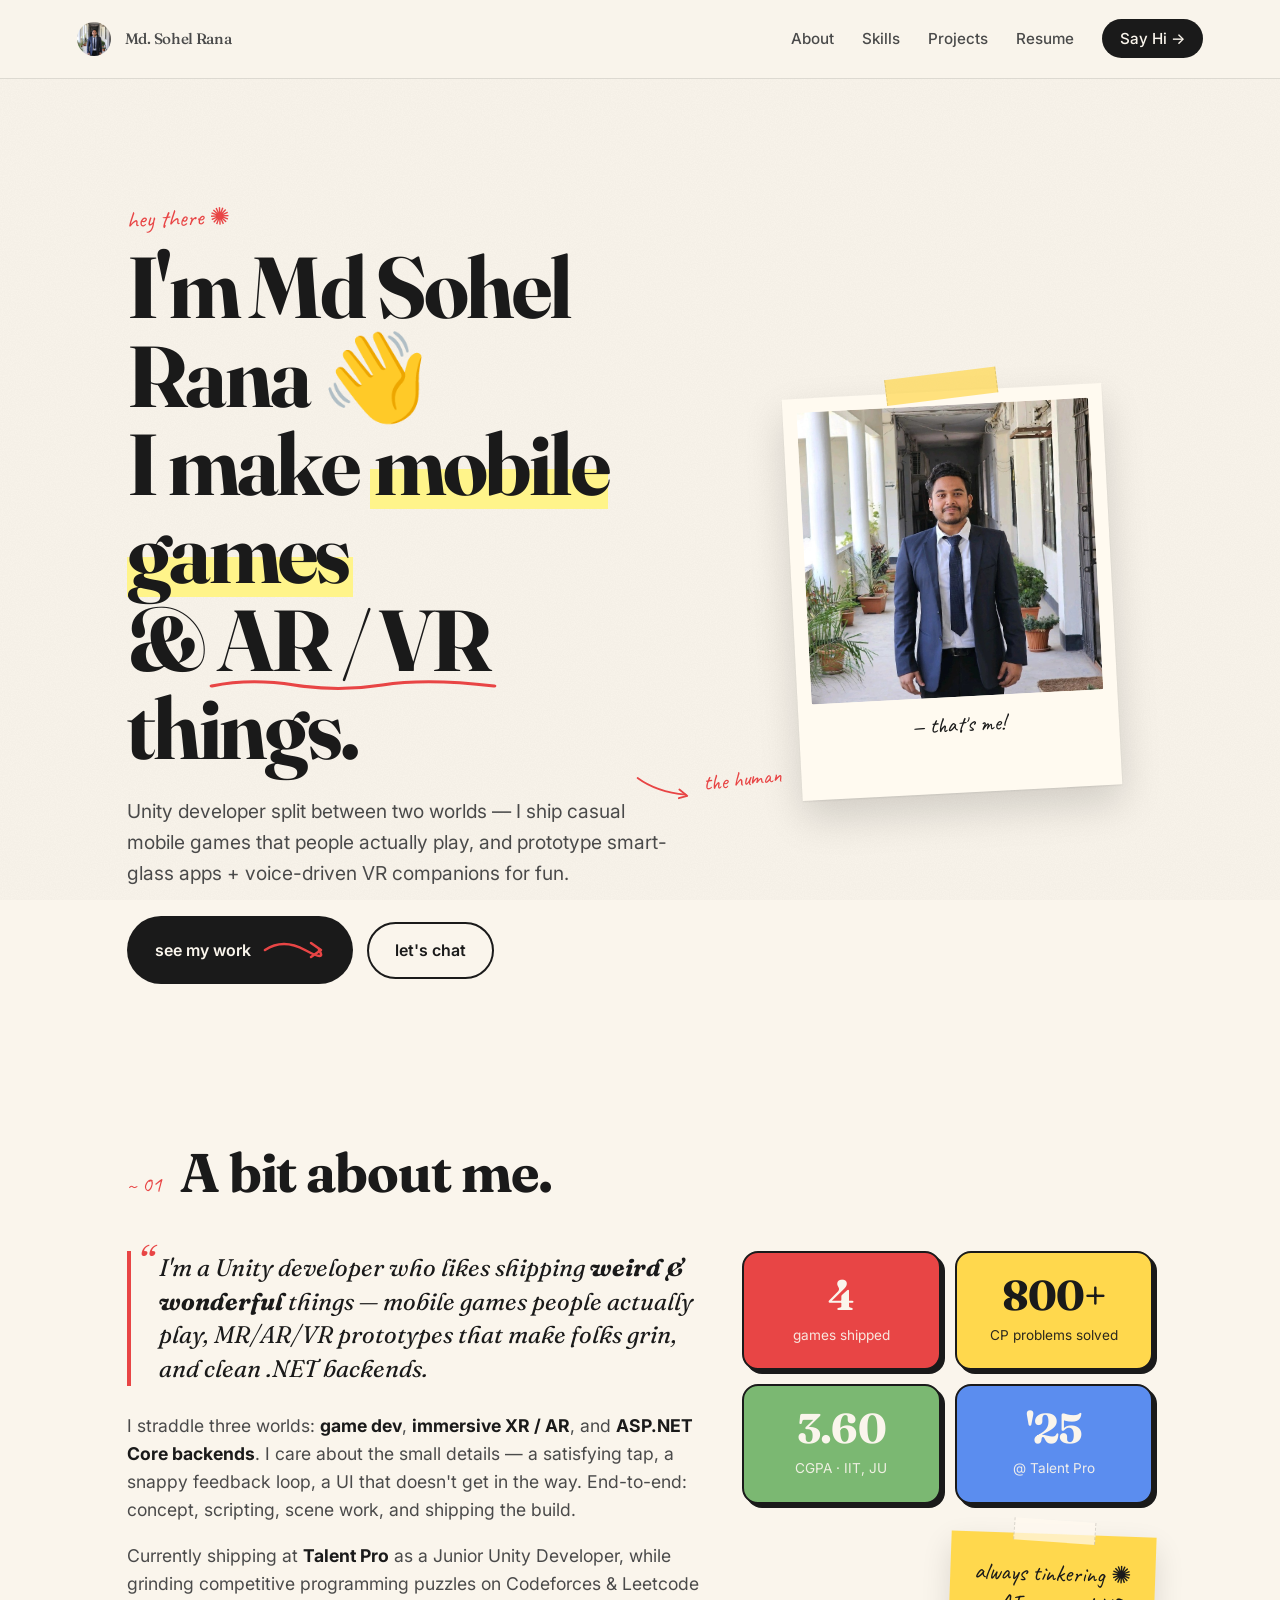
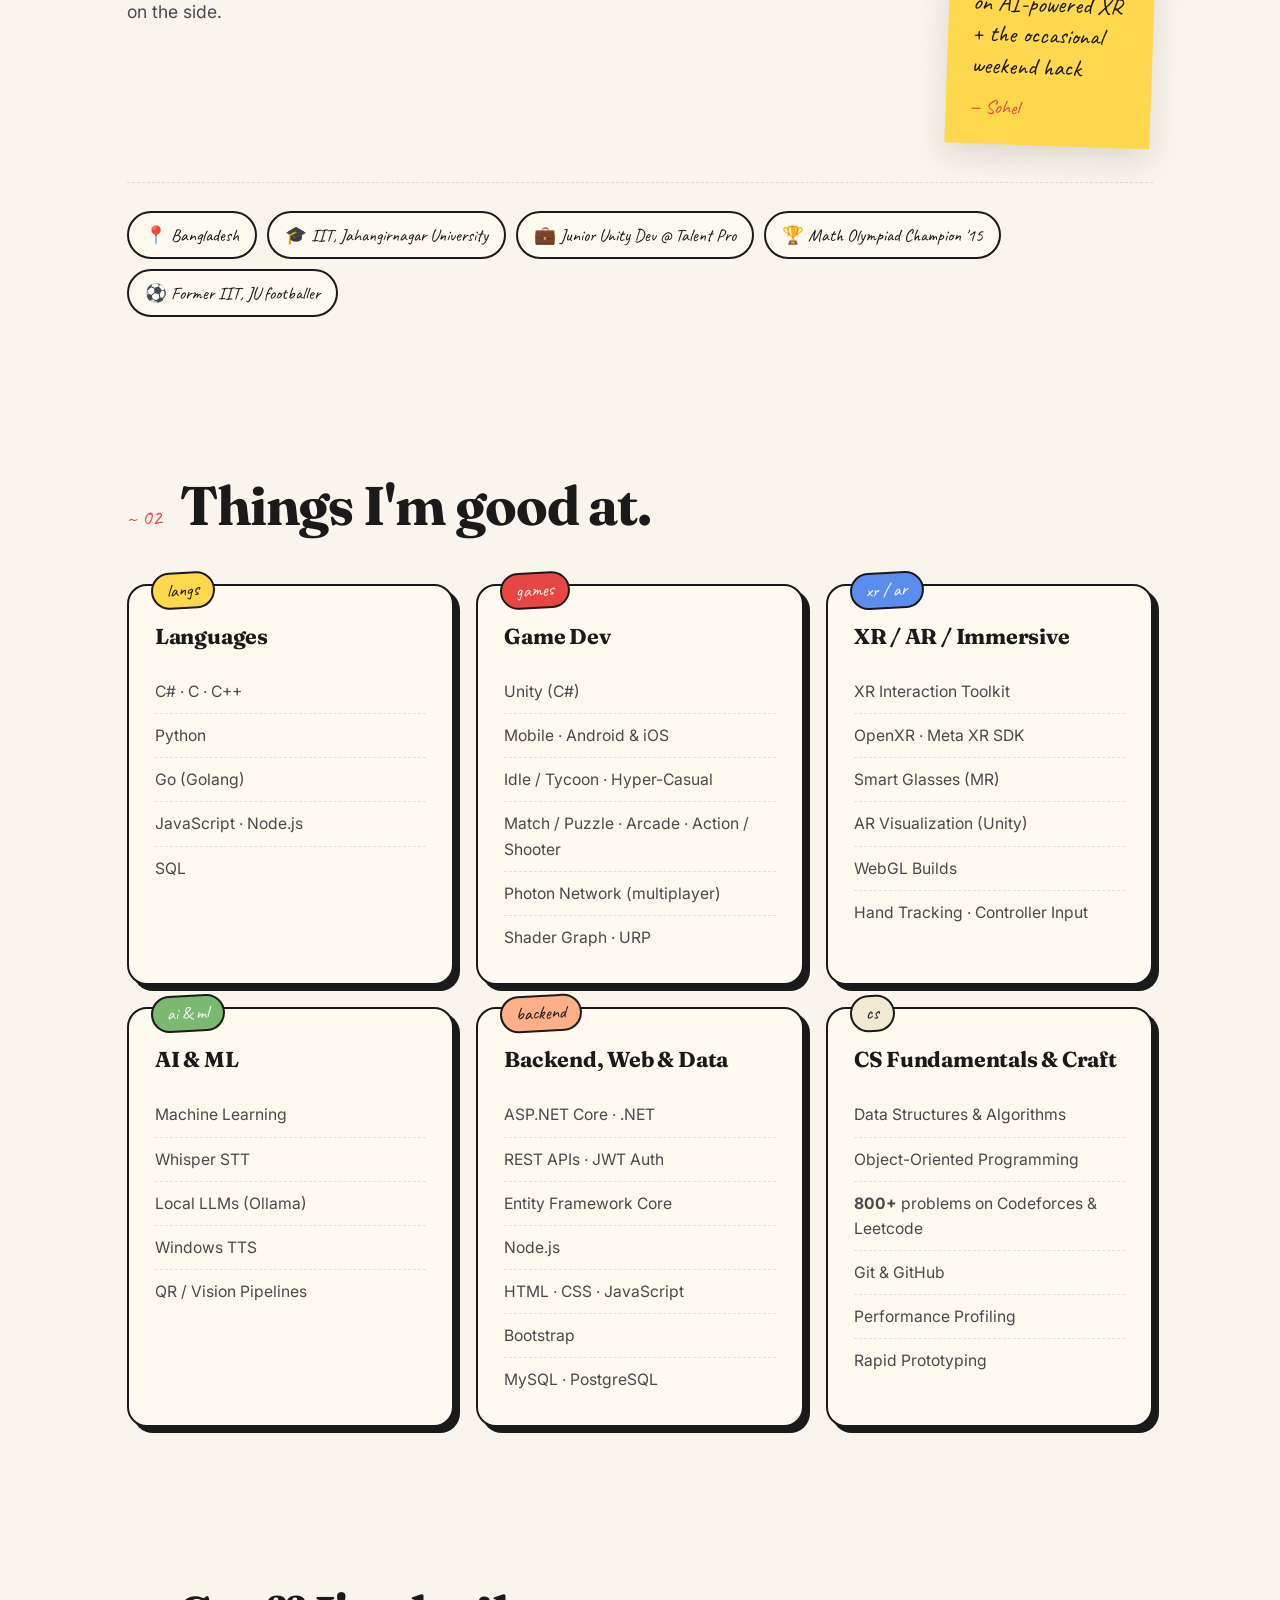
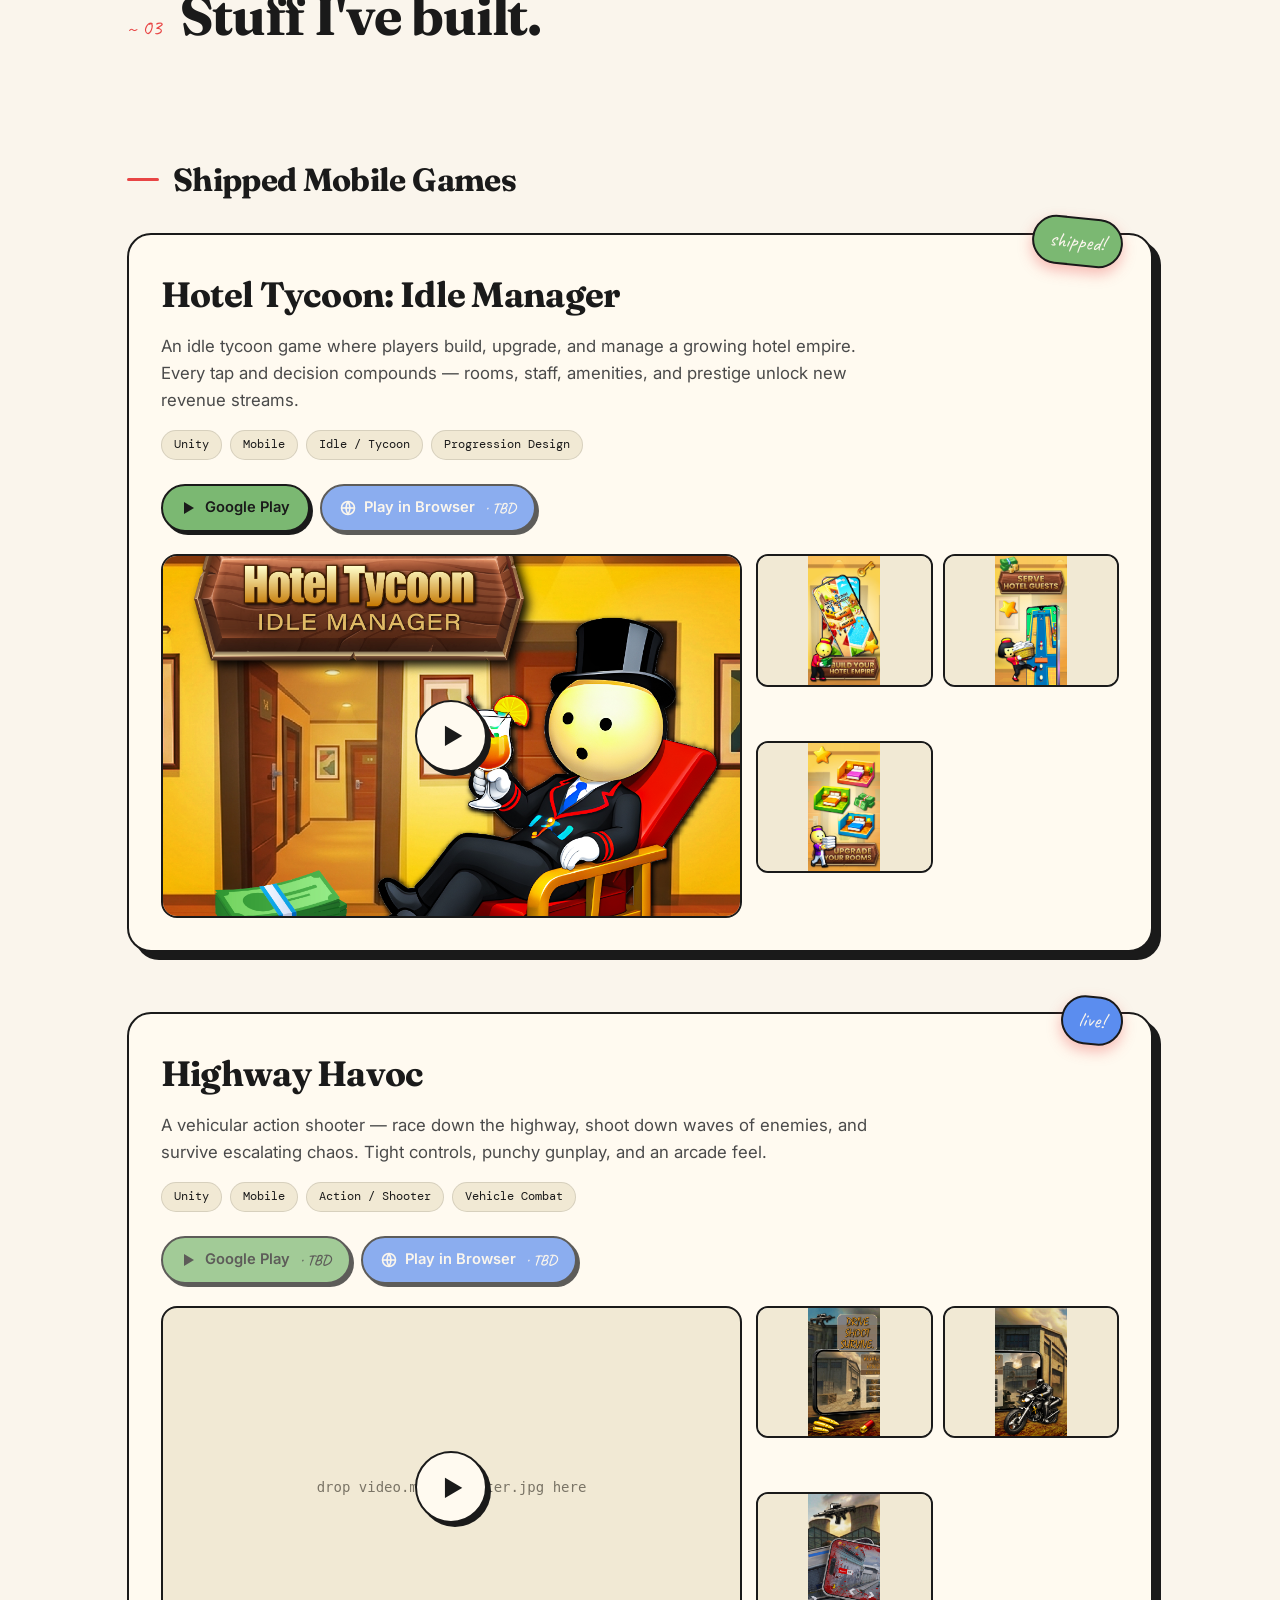
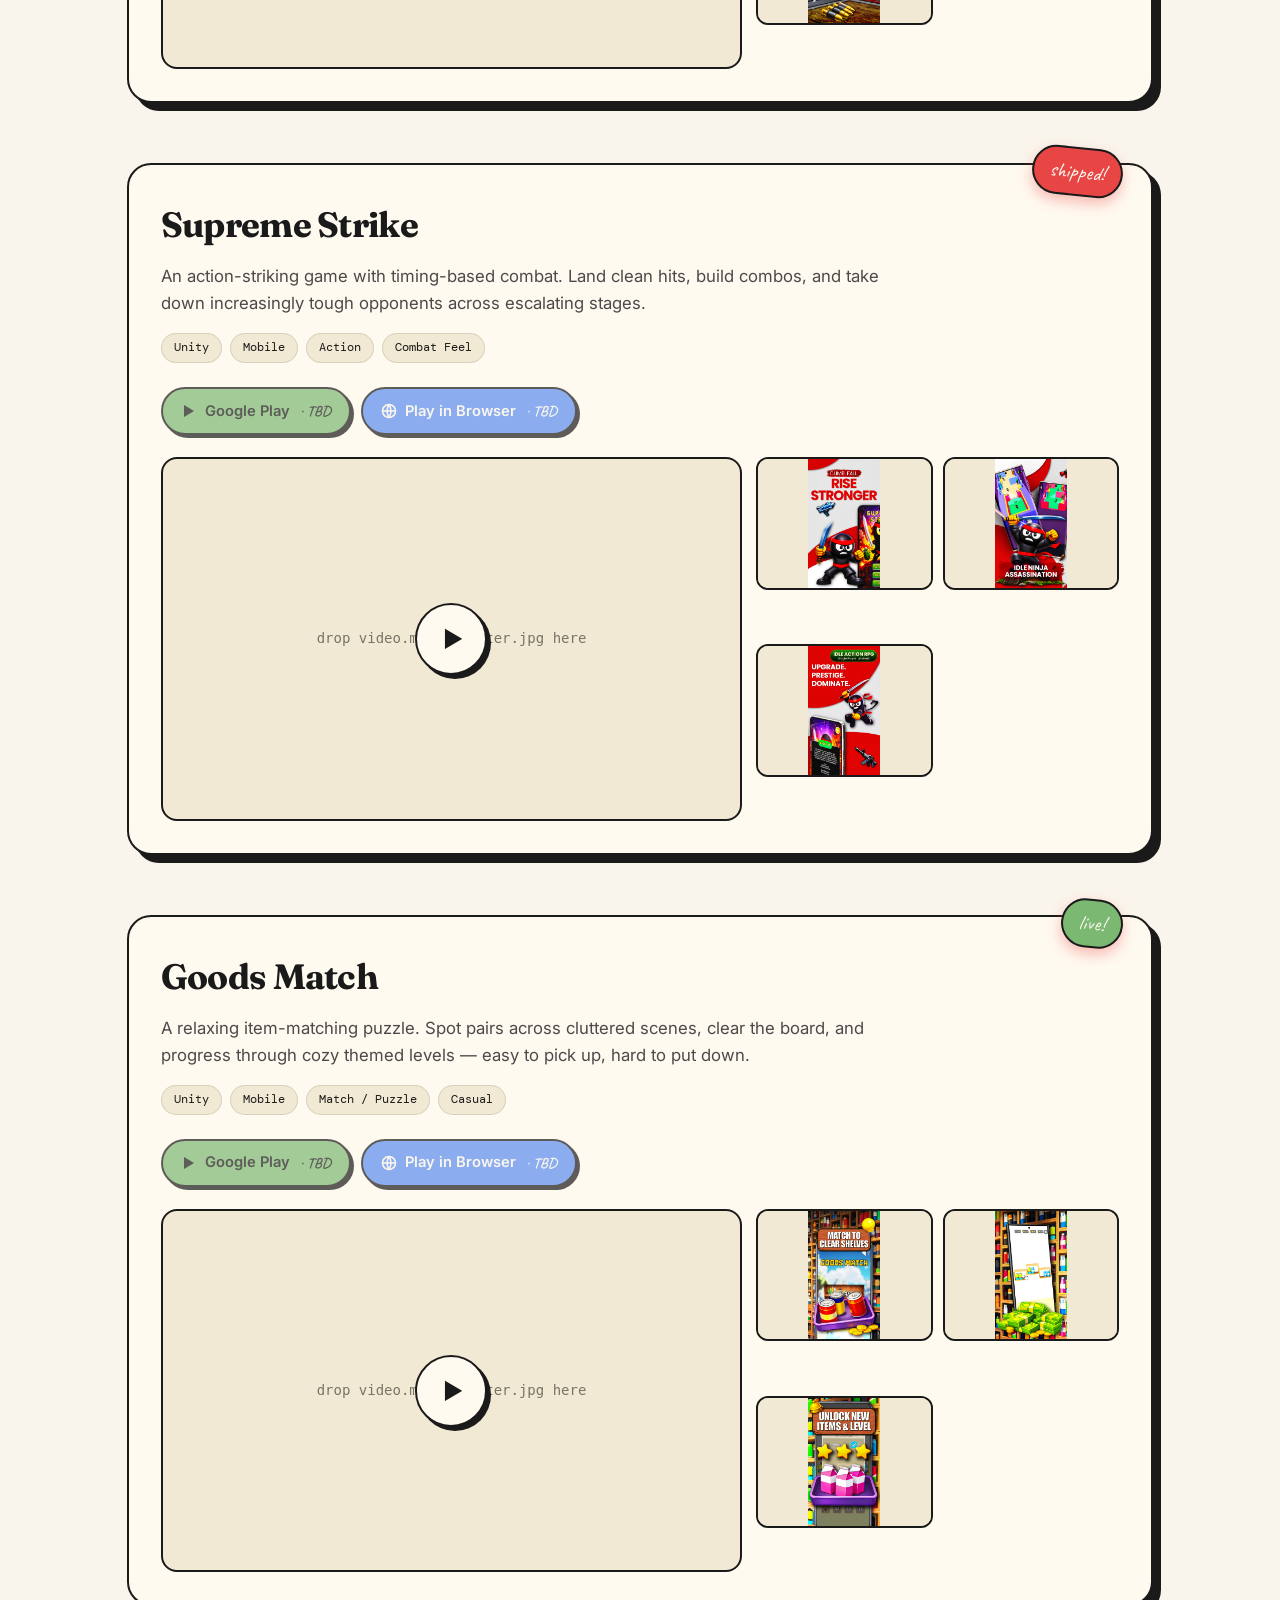
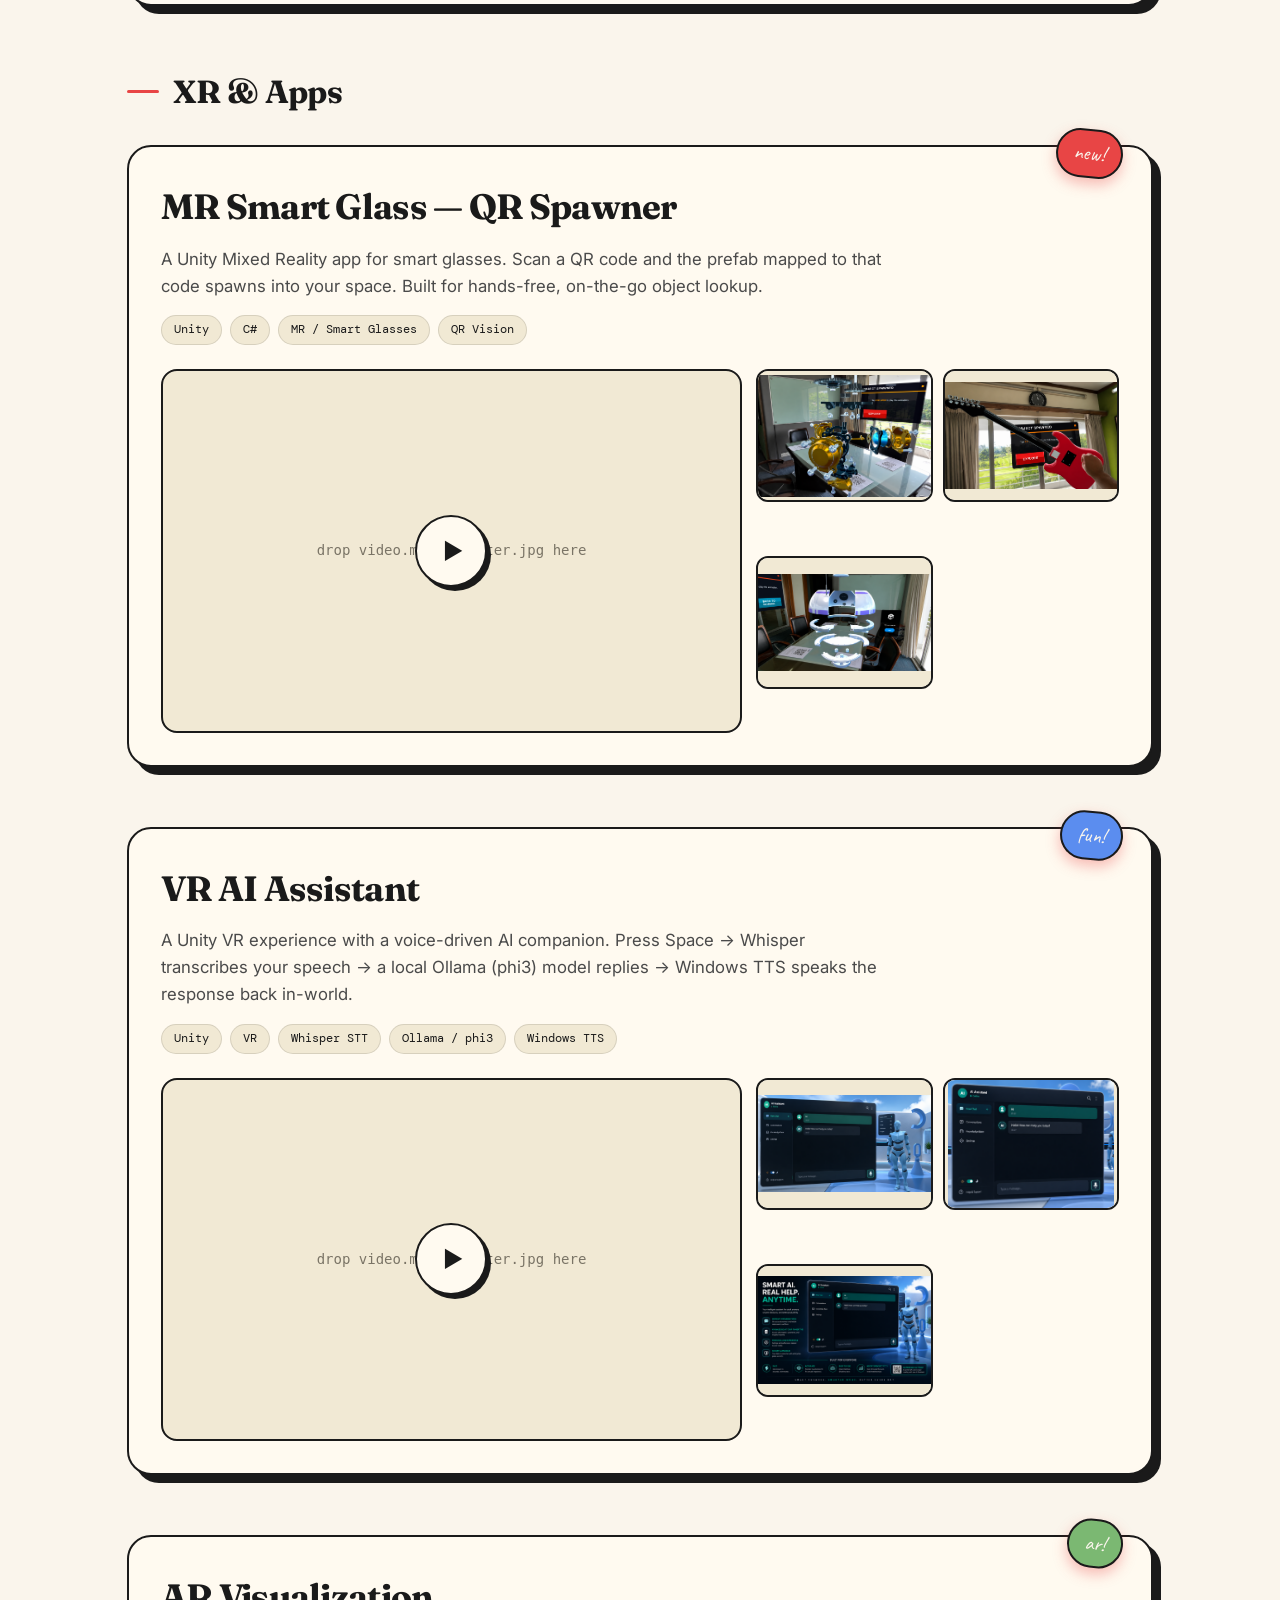
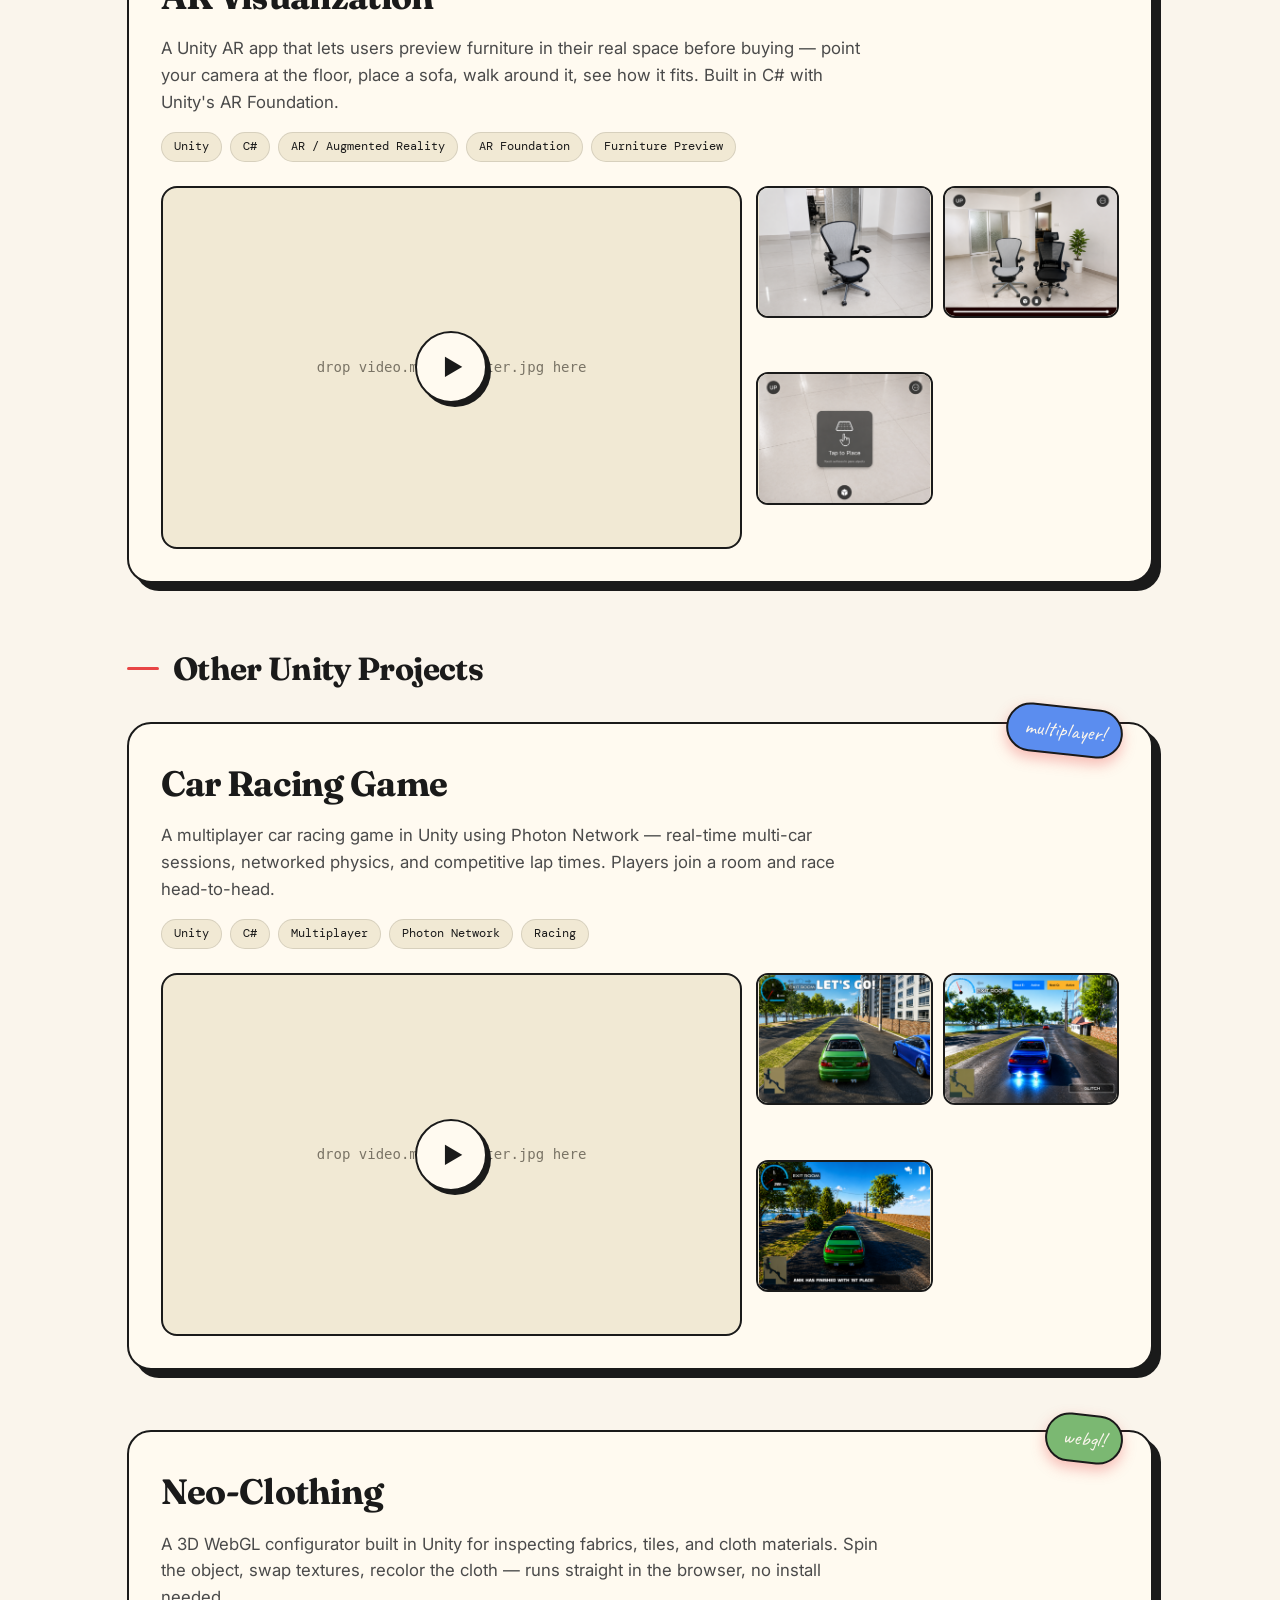
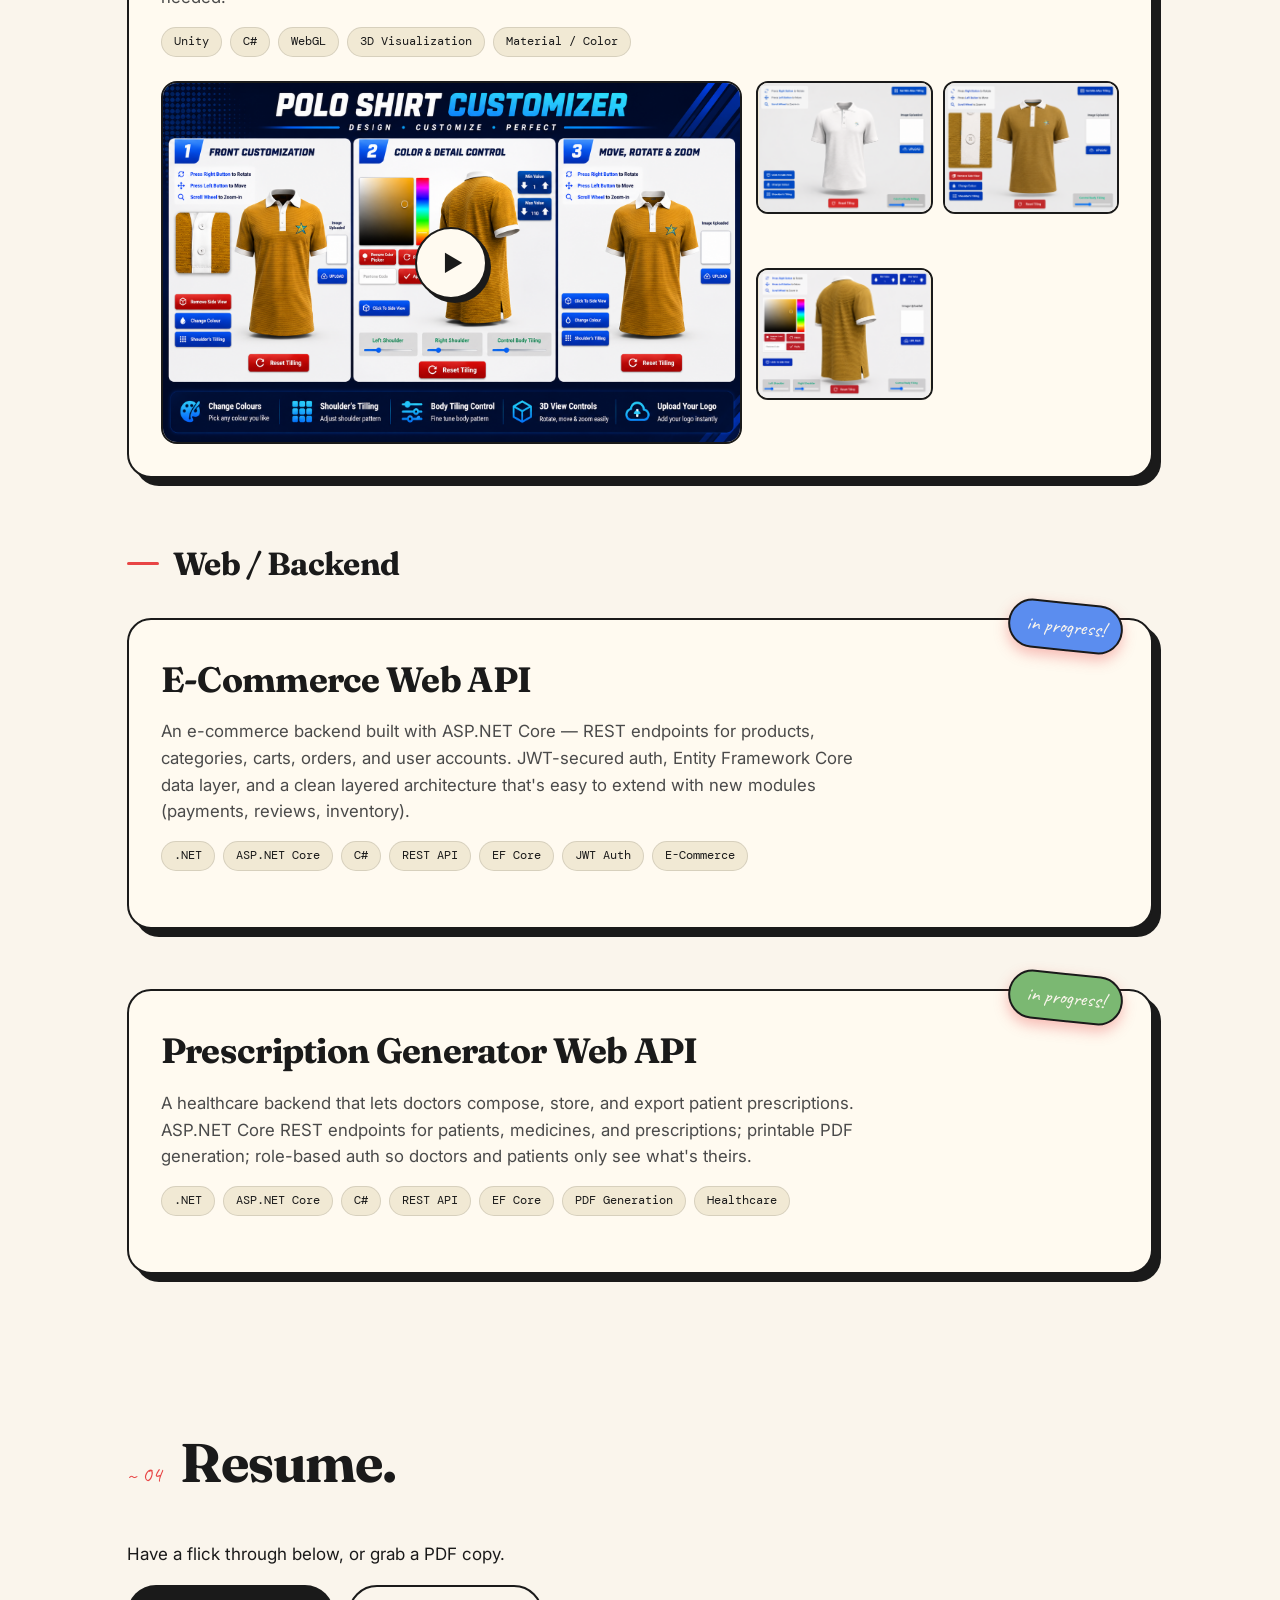
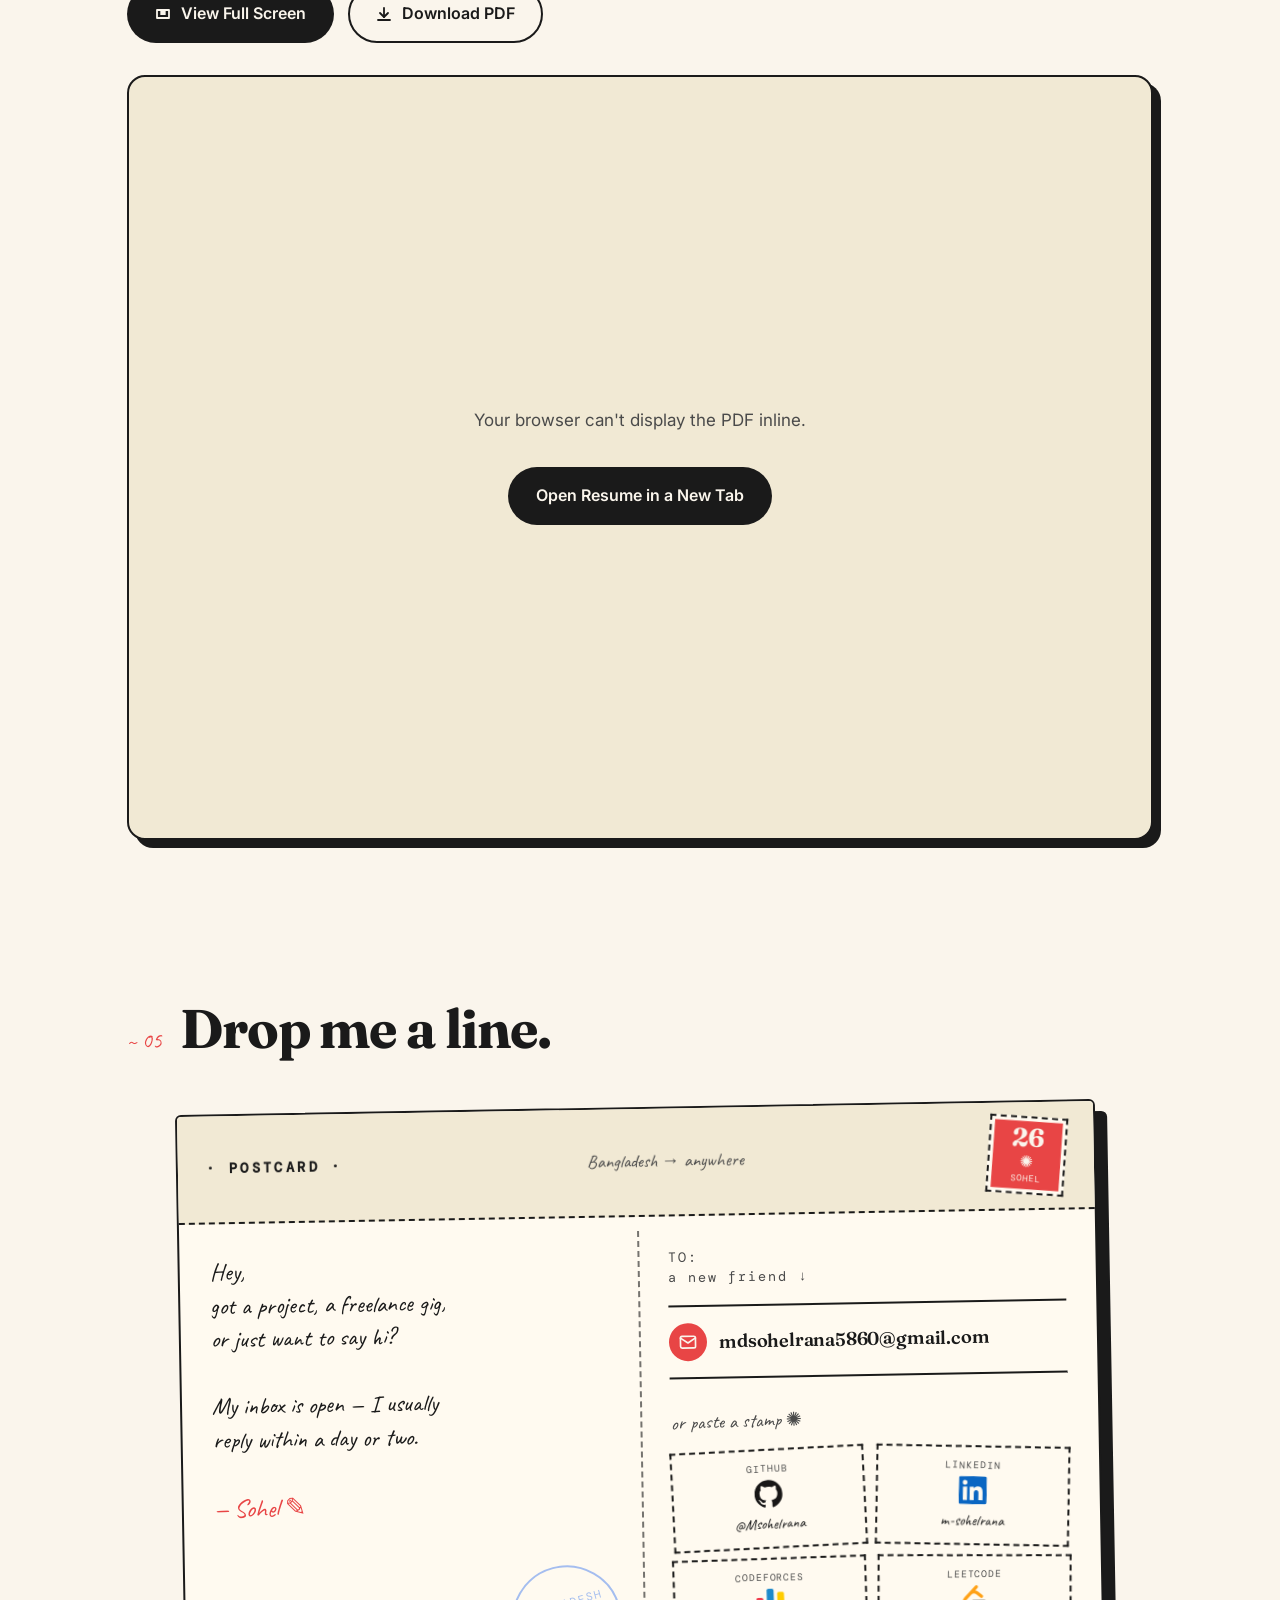
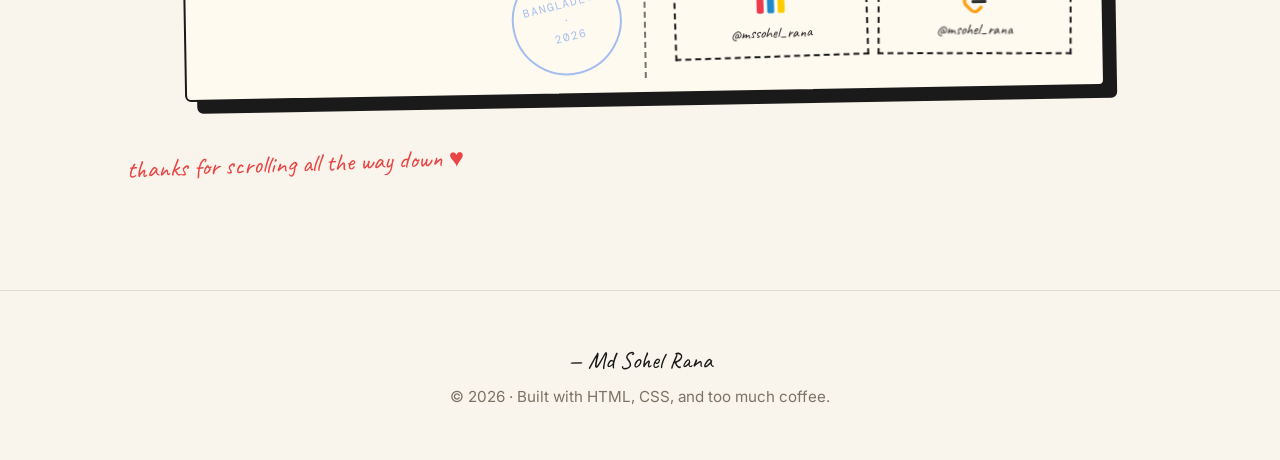
<file: index.html>
<!DOCTYPE html>
<html lang="en">

<head>
  <meta charset="UTF-8" />
  <meta name="viewport" content="width=device-width, initial-scale=1.0" />
  <title>Md Sohel Rana — Unity Developer / Games &amp; XR</title>
  <meta name="description"
    content="Md Sohel Rana — Unity developer with shipped mobile games (Hotel Tycoon, Highway Havoc, Supreme Strike, Goods Match) and MR / VR prototypes." />
  <link rel="preconnect" href="https://fonts.googleapis.com">
  <link rel="preconnect" href="https://fonts.gstatic.com" crossorigin>
  <link
    href="https://fonts.googleapis.com/css2?family=Fraunces:ital,opsz,wght@0,9..144,500;0,9..144,700;1,9..144,500&family=Inter:wght@400;500;600;700&family=Caveat:wght@500;700&family=DM+Mono:wght@400;500&display=swap"
    rel="stylesheet">
  <link rel="stylesheet" href="styles.css" />
</head>

<body>

  <nav class="nav">
    <a href="#top" class="logo">
      <img class="logo-avatar" src="media/me.jpg" alt="" /> Md. Sohel Rana
    </a>
    <button class="nav-toggle" aria-label="Toggle menu" aria-expanded="false" aria-controls="nav-menu">
      <span></span><span></span><span></span>
    </button>
    <ul id="nav-menu" class="nav-menu">
      <li><a href="#about">About</a></li>
      <li><a href="#skills">Skills</a></li>
      <li><a href="#projects">Projects</a></li>
      <li><a href="#resume">Resume</a></li>
      <li><a href="#contact" class="nav-cta">Say Hi →</a></li>
    </ul>
  </nav>

  <!-- HERO -->
  <header id="top" class="hero">
    <div class="hero-text">
      <p class="eyebrow">hey there ✺</p>
      <h1>
        I'm Md Sohel Rana <span class="wave">👋</span><br />
        I make <span class="highlight">mobile games</span><br />
        &amp; <span class="scribble">AR / VR</span> things.
      </h1>
      <p class="lede">
        Unity developer split between two worlds — I ship casual mobile games that people actually play, and prototype
        smart-glass apps + voice-driven VR companions for fun.
      </p>
      <div class="cta">
        <a class="btn primary" href="#projects">see my work
          <svg class="arrow-svg" viewBox="0 0 64 36" fill="none" stroke="currentColor" stroke-width="2.5"
            stroke-linecap="round" stroke-linejoin="round" aria-hidden="true">
            <path d="M 4 18 Q 22 6, 44 18 T 58 18" />
            <path d="M 50 11 L 60 18 L 50 25" />
          </svg>
        </a>
        <a class="btn ghost" href="#contact">let's chat</a>
      </div>
    </div>

    <div class="polaroid-wrap">
      <div class="polaroid">
        <div class="photo">
          <img src="media/me.jpg" alt="Photo of Md Sohel Rana" />
        </div>
        <div class="caption">— that's me!</div>
      </div>
      <span class="note note-photo" aria-hidden="true">
        <svg class="arrow-svg" viewBox="0 0 80 50" fill="none" stroke="currentColor" stroke-width="2.5"
          stroke-linecap="round" stroke-linejoin="round">
          <path d="M 6 8 Q 30 30, 70 38" />
          <path d="M 62 30 L 72 40 L 60 42" />
        </svg>
        the human
      </span>
    </div>
  </header>

  <!-- ABOUT -->
  <section id="about" class="section">
    <div class="section-head">
      <span class="num">~ 01</span>
      <h2>A bit about me.</h2>
    </div>
    <div class="about-grid">
      <div class="about-text">
        <p class="big-quote">
          <span class="quote-mark">“</span>I'm a Unity developer who likes shipping <strong>weird &amp; wonderful</strong>
          things — mobile games people actually play, MR/AR/VR prototypes that make folks grin, and clean .NET backends.
        </p>
        <p>
          I straddle three worlds: <strong>game dev</strong>, <strong>immersive XR / AR</strong>, and
          <strong>ASP.NET Core backends</strong>. I care about the small details — a satisfying tap, a snappy feedback
          loop, a UI that doesn't get in the way. End-to-end: concept, scripting, scene work, and shipping the build.
        </p>
        <p>
          Currently shipping at <strong>Talent Pro</strong> as a Junior Unity Developer, while grinding competitive
          programming puzzles on Codeforces &amp; Leetcode on the side.
        </p>
      </div>

      <div class="about-aside">
        <aside class="about-stats" aria-label="Quick stats">
          <div class="stat s-red">
            <span class="stat-num">4</span>
            <span class="stat-label">games shipped</span>
          </div>
          <div class="stat s-yellow">
            <span class="stat-num">800+</span>
            <span class="stat-label">CP problems solved</span>
          </div>
          <div class="stat s-green">
            <span class="stat-num">3.60</span>
            <span class="stat-label">CGPA · IIT, JU</span>
          </div>
          <div class="stat s-blue">
            <span class="stat-num">'25</span>
            <span class="stat-label">@ Talent Pro</span>
          </div>
        </aside>

        <aside class="sticky-note about-sticky" aria-label="A personal note">
          always tinkering ✺<br />
          on AI-powered XR<br />
          + the occasional<br />
          weekend hack
          <span class="signature">— Sohel</span>
        </aside>
      </div>
    </div>

    <div class="about-badges">
      <span class="about-badge">📍 Bangladesh</span>
      <span class="about-badge">🎓 IIT, Jahangirnagar University</span>
      <span class="about-badge">💼 Junior Unity Dev @ Talent Pro</span>
      <span class="about-badge">🏆 Math Olympiad Champion '15</span>
      <span class="about-badge">⚽ Former IIT, JU footballer</span>
    </div>
  </section>

  <!-- SKILLS -->
  <section id="skills" class="section">
    <div class="section-head">
      <span class="num">~ 02</span>
      <h2>Things I'm good at.</h2>
    </div>
    <div id="skills-container" class="skills-grid">
      <p class="projects-loading">Loading skills…</p>
    </div>

  </section>

  <!-- PROJECTS — rendered dynamically from projects.json by script.js -->
  <section id="projects" class="section">
    <div class="section-head">
      <span class="num">~ 03</span>
      <h2>Stuff I've built.</h2>
    </div>
    <div id="projects-container">
      <p class="projects-loading" aria-live="polite">Loading projects…</p>
    </div>
  </section>

  <!-- RESUME -->
  <section id="resume" class="section">
    <div class="section-head">
      <span class="num">~ 04</span>
      <h2>Resume.</h2>
    </div>
    <p class="lede">Have a flick through below, or grab a PDF copy.</p>

    <div class="resume-actions">
      <a class="btn primary" href="media/resume.pdf" target="_blank" rel="noopener">
        <svg viewBox="0 0 16 16" width="16" height="16" fill="none" stroke="currentColor" stroke-width="1.8"
          stroke-linecap="round" stroke-linejoin="round" aria-hidden="true">
          <path d="M 2 4 H 14 V 12 H 2 Z" />
          <path d="M 6 8 H 10 M 6 6 H 10" />
        </svg>
        View Full Screen
      </a>
      <a class="btn ghost" href="media/resume.pdf" download="Md_Sohel_Rana_Resume.pdf">
        <svg viewBox="0 0 16 16" width="16" height="16" fill="none" stroke="currentColor" stroke-width="1.8"
          stroke-linecap="round" stroke-linejoin="round" aria-hidden="true">
          <path d="M 8 2 V 11" />
          <path d="M 4 7 L 8 11 L 12 7" />
          <path d="M 2 14 H 14" />
        </svg>
        Download PDF
      </a>
    </div>

    <div class="resume-frame" aria-label="Resume preview">
      <object data="media/resume.pdf" type="application/pdf">
        <div class="resume-fallback">
          <p>Your browser can't display the PDF inline.</p>
          <a class="btn primary" href="media/resume.pdf" target="_blank" rel="noopener">Open Resume in a New Tab</a>
        </div>
      </object>
    </div>
  </section>

  <!-- CONTACT -->
  <section id="contact" class="section contact-postcard">
    <div class="section-head">
      <span class="num">~ 05</span>
      <h2>Drop me a line.</h2>
    </div>

    <article class="postcard">
      <header class="postcard-top">
        <span class="postcard-label">· POSTCARD ·</span>
        <span class="postcard-place">Bangladesh → anywhere</span>
        <div class="postcard-stamp">
          <span class="stamp-num">26</span>
          <span class="stamp-icon">✺</span>
          <span class="stamp-name">SOHEL</span>
        </div>
      </header>

      <div class="postcard-body">
        <div class="postcard-message">
          <p class="hand-message">
            Hey,<br />
            got a project, a freelance gig,<br />
            or just want to say hi?<br /><br />
            My inbox is open — I usually<br />
            reply within a day or two.<br /><br />
            <span class="signed">— Sohel ✎</span>
          </p>
          <div class="postmark" aria-hidden="true">
            <span>BANGLADESH</span>
            <span class="dot">·</span>
            <span>2026</span>
          </div>
        </div>

        <div class="postcard-address">
          <p class="address-to">TO:<br />a new friend ↓</p>

          <a class="postcard-email" href="mailto:mdsohelrana5860@gmail.com">
            <span class="email-icon" aria-hidden="true">
              <svg viewBox="0 0 24 24" fill="none" stroke="currentColor" stroke-width="2" stroke-linecap="round"
                stroke-linejoin="round">
                <rect x="3" y="5" width="18" height="14" rx="2" />
                <path d="M 3 7 L 12 13 L 21 7" />
              </svg>
            </span>
            <span class="email-value">mdsohelrana5860@gmail.com</span>
          </a>

          <p class="stamps-label">or paste a stamp ✺</p>
          <div class="stamps-row">
            <a class="postage-stamp" href="https://github.com/Msohelrana" target="_blank" rel="noopener"
              aria-label="GitHub">
              <span class="stamp-platform">GitHub</span>
              <svg viewBox="0 0 24 24" aria-hidden="true">
                <path fill="#181717"
                  d="M12 .297c-6.63 0-12 5.373-12 12 0 5.303 3.438 9.8 8.205 11.385.6.113.82-.258.82-.577 0-.285-.01-1.04-.015-2.04-3.338.724-4.042-1.61-4.042-1.61C4.422 18.07 3.633 17.7 3.633 17.7c-1.087-.744.084-.729.084-.729 1.205.084 1.838 1.236 1.838 1.236 1.07 1.835 2.809 1.305 3.495.998.108-.776.417-1.305.76-1.605-2.665-.3-5.466-1.332-5.466-5.93 0-1.31.465-2.38 1.235-3.22-.135-.303-.54-1.523.105-3.176 0 0 1.005-.322 3.3 1.23.96-.267 1.98-.399 3-.405 1.02.006 2.04.138 3 .405 2.28-1.552 3.285-1.23 3.285-1.23.645 1.653.24 2.873.12 3.176.765.84 1.23 1.91 1.23 3.22 0 4.61-2.805 5.625-5.475 5.92.42.36.81 1.096.81 2.22 0 1.606-.015 2.896-.015 3.286 0 .315.21.69.825.57C20.565 22.092 24 17.592 24 12.297c0-6.627-5.373-12-12-12" />
              </svg>
              <span class="stamp-handle">@Msohelrana</span>
            </a>

            <a class="postage-stamp" href="https://www.linkedin.com/in/m-sohelrana/" target="_blank" rel="noopener"
              aria-label="LinkedIn">
              <span class="stamp-platform">LinkedIn</span>
              <svg viewBox="0 0 24 24" aria-hidden="true">
                <path fill="#0A66C2"
                  d="M20.447 20.452h-3.554v-5.569c0-1.328-.027-3.037-1.852-3.037-1.853 0-2.136 1.445-2.136 2.939v5.667H9.351V9h3.414v1.561h.046c.477-.9 1.637-1.85 3.37-1.85 3.601 0 4.267 2.37 4.267 5.455v6.286zM5.337 7.433a2.062 2.062 0 0 1-2.063-2.065 2.063 2.063 0 1 1 2.063 2.065zm1.782 13.019H3.555V9h3.564v11.452zM22.225 0H1.771C.792 0 0 .774 0 1.729v20.542C0 23.227.792 24 1.771 24h20.451C23.2 24 24 23.227 24 22.271V1.729C24 .774 23.2 0 22.222 0h.003z" />
              </svg>
              <span class="stamp-handle">m-sohelrana</span>
            </a>

            <a class="postage-stamp" href="https://codeforces.com/profile/mssohel_rana" target="_blank" rel="noopener"
              aria-label="Codeforces">
              <span class="stamp-platform">Codeforces</span>
              <svg viewBox="0 0 24 24" aria-hidden="true">
                <path fill="#F03A4B"
                  d="M4.5 7.5C5.328 7.5 6 8.172 6 9v10.5c0 .828-.672 1.5-1.5 1.5h-3C.673 21 0 20.328 0 19.5V9c0-.828.673-1.5 1.5-1.5h3z" />
                <path fill="#FFCC00"
                  d="M22.5 3c.828 0 1.5.673 1.5 1.5v15c0 .828-.672 1.5-1.5 1.5h-3c-.828 0-1.5-.672-1.5-1.5v-15c0-.827.672-1.5 1.5-1.5h3z" />
                <path fill="#1F8ACB"
                  d="M13.5 0c.828 0 1.5.672 1.5 1.5v18c0 .828-.672 1.5-1.5 1.5h-3c-.828 0-1.5-.672-1.5-1.5v-18c0-.828.672-1.5 1.5-1.5h3z" />
              </svg>
              <span class="stamp-handle">@mssohel_rana</span>
            </a>

            <a class="postage-stamp" href="https://leetcode.com/u/msohel_rana/" target="_blank" rel="noopener"
              aria-label="Leetcode">
              <span class="stamp-platform">Leetcode</span>
              <svg viewBox="0 0 24 24" aria-hidden="true">
                <path fill="#FFA116"
                  d="M13.483 0a1.374 1.374 0 0 0-.961.438L7.116 6.226l-3.854 4.126a5.266 5.266 0 0 0-1.209 2.104 5.527 5.527 0 0 0 .064 2.875 5.83 5.83 0 0 0 .349 1.017 5.938 5.938 0 0 0 1.271 1.818l4.277 4.193.039.038c2.248 2.165 5.852 2.133 8.063-.074l2.396-2.392c.54-.54.54-1.414.003-1.955a1.378 1.378 0 0 0-1.951-.003l-2.396 2.392a3.021 3.021 0 0 1-4.205.038l-.02-.019-4.276-4.193c-.652-.64-.972-1.469-.948-2.263a2.68 2.68 0 0 1 .066-.523 2.545 2.545 0 0 1 .619-1.164L9.13 8.114c1.058-1.134 3.204-1.27 4.43-.278l3.501 2.831c.593.48 1.461.387 1.94-.207a1.384 1.384 0 0 0-.207-1.943l-3.5-2.831c-.8-.647-1.766-1.045-2.774-1.202l2.015-2.158A1.384 1.384 0 0 0 13.483 0z" />
                <path fill="#2D2E2E"
                  d="M10.605 12.595a1.38 1.38 0 0 0-1.38 1.38 1.38 1.38 0 0 0 1.38 1.382H20.79a1.38 1.38 0 0 0 1.38-1.382 1.38 1.38 0 0 0-1.38-1.38H10.605z" />
              </svg>
              <span class="stamp-handle">@msohel_rana</span>
            </a>
          </div>
        </div>
      </div>
    </article>

    <p class="heart">thanks for scrolling all the way down ♥</p>
  </section>

  <!-- Lightbox -->
  <div id="lightbox" class="lightbox" aria-hidden="true">
    <button class="lb-close" aria-label="Close">✕</button>
    <div class="lb-content"></div>
  </div>

  <footer class="foot">
    <span class="sig">— Md Sohel Rana</span>
    © <span id="year"></span> · Built with HTML, CSS, and too much coffee.
  </footer>

  <script src="script.js"></script>
</body>

</html>
</file>
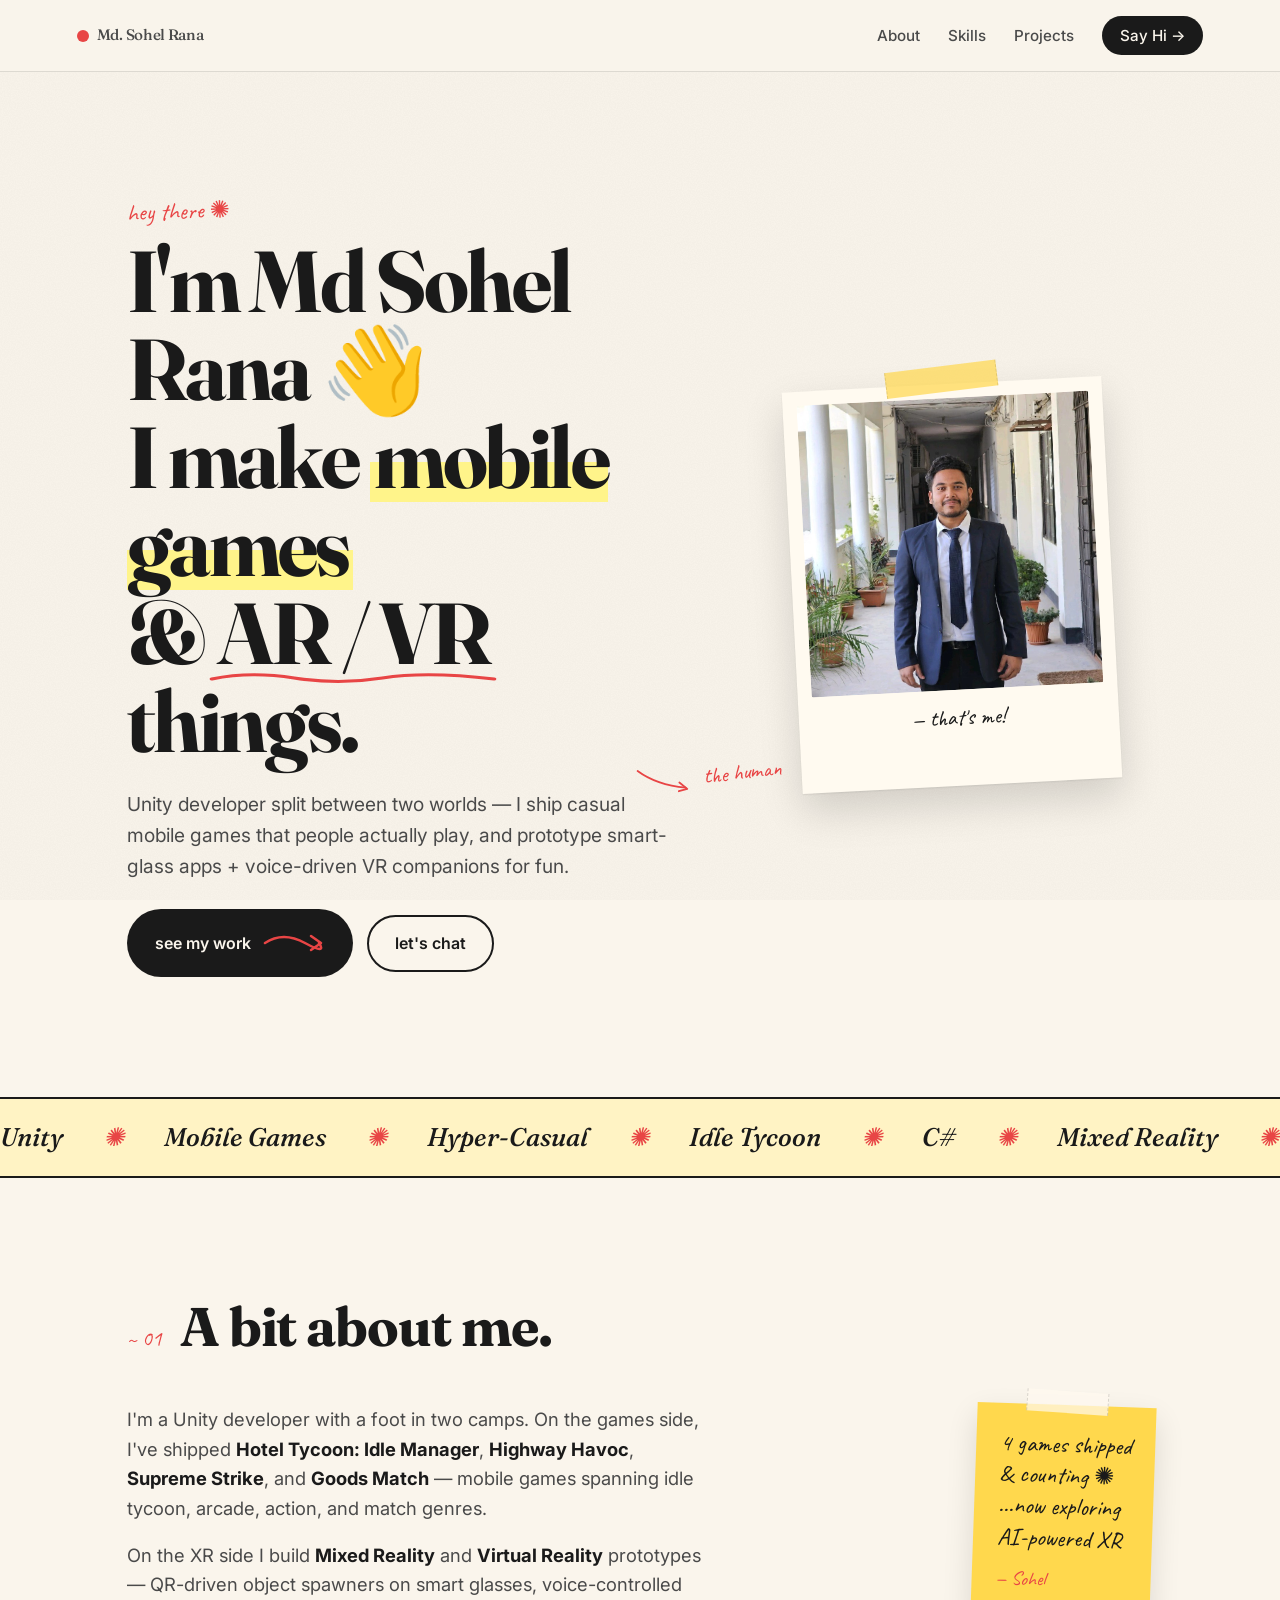
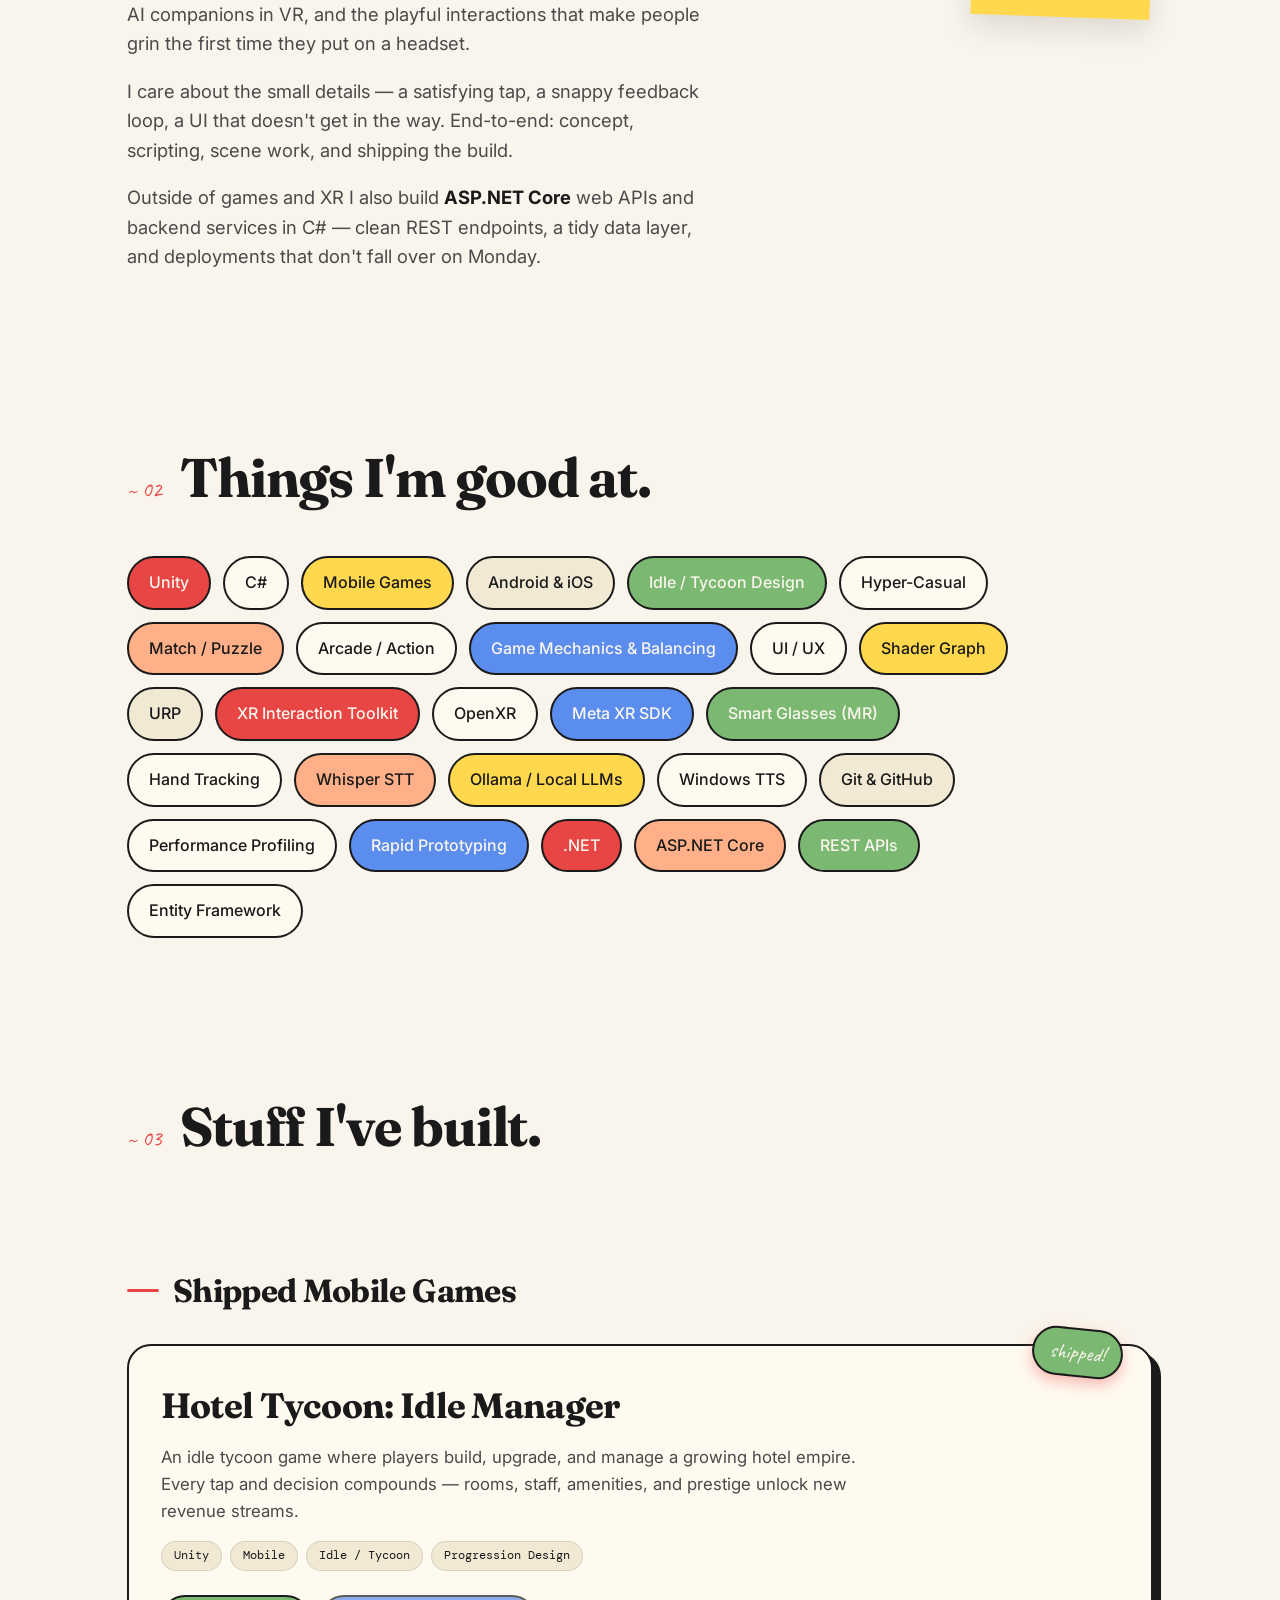
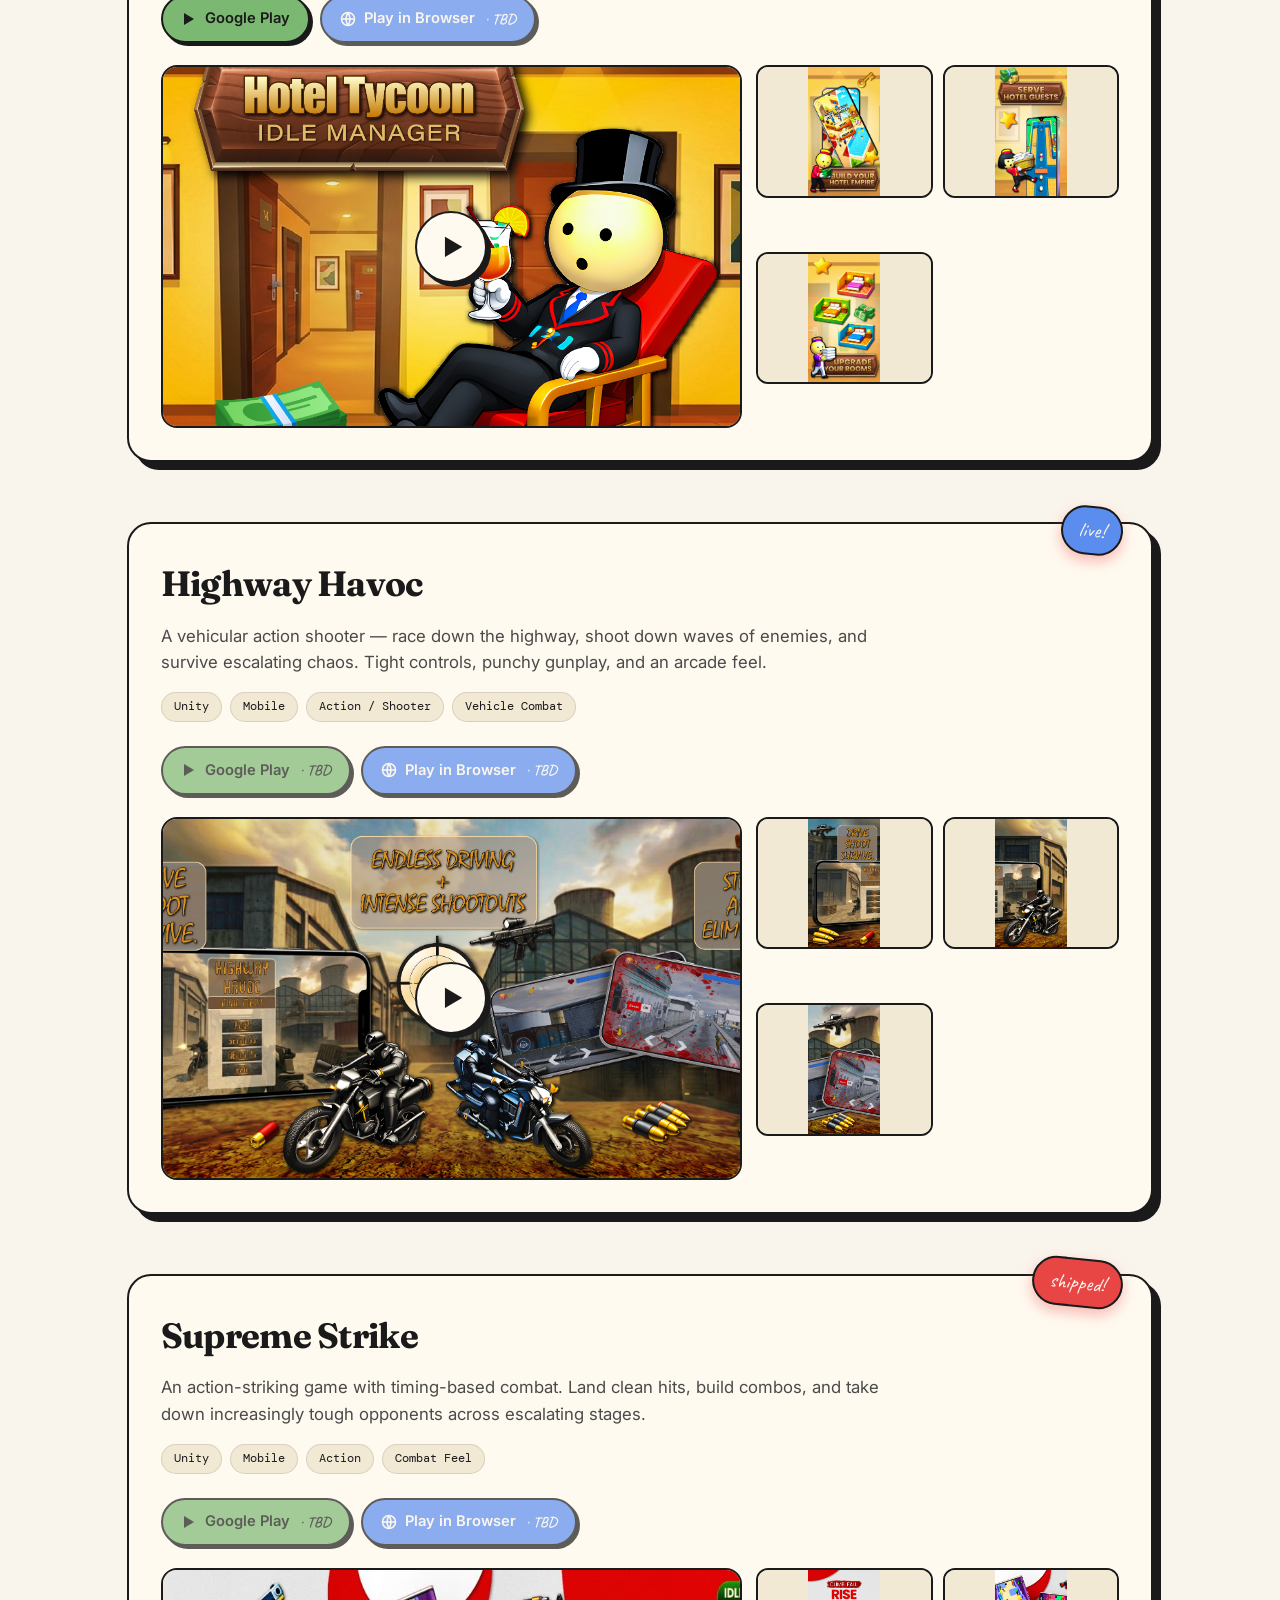
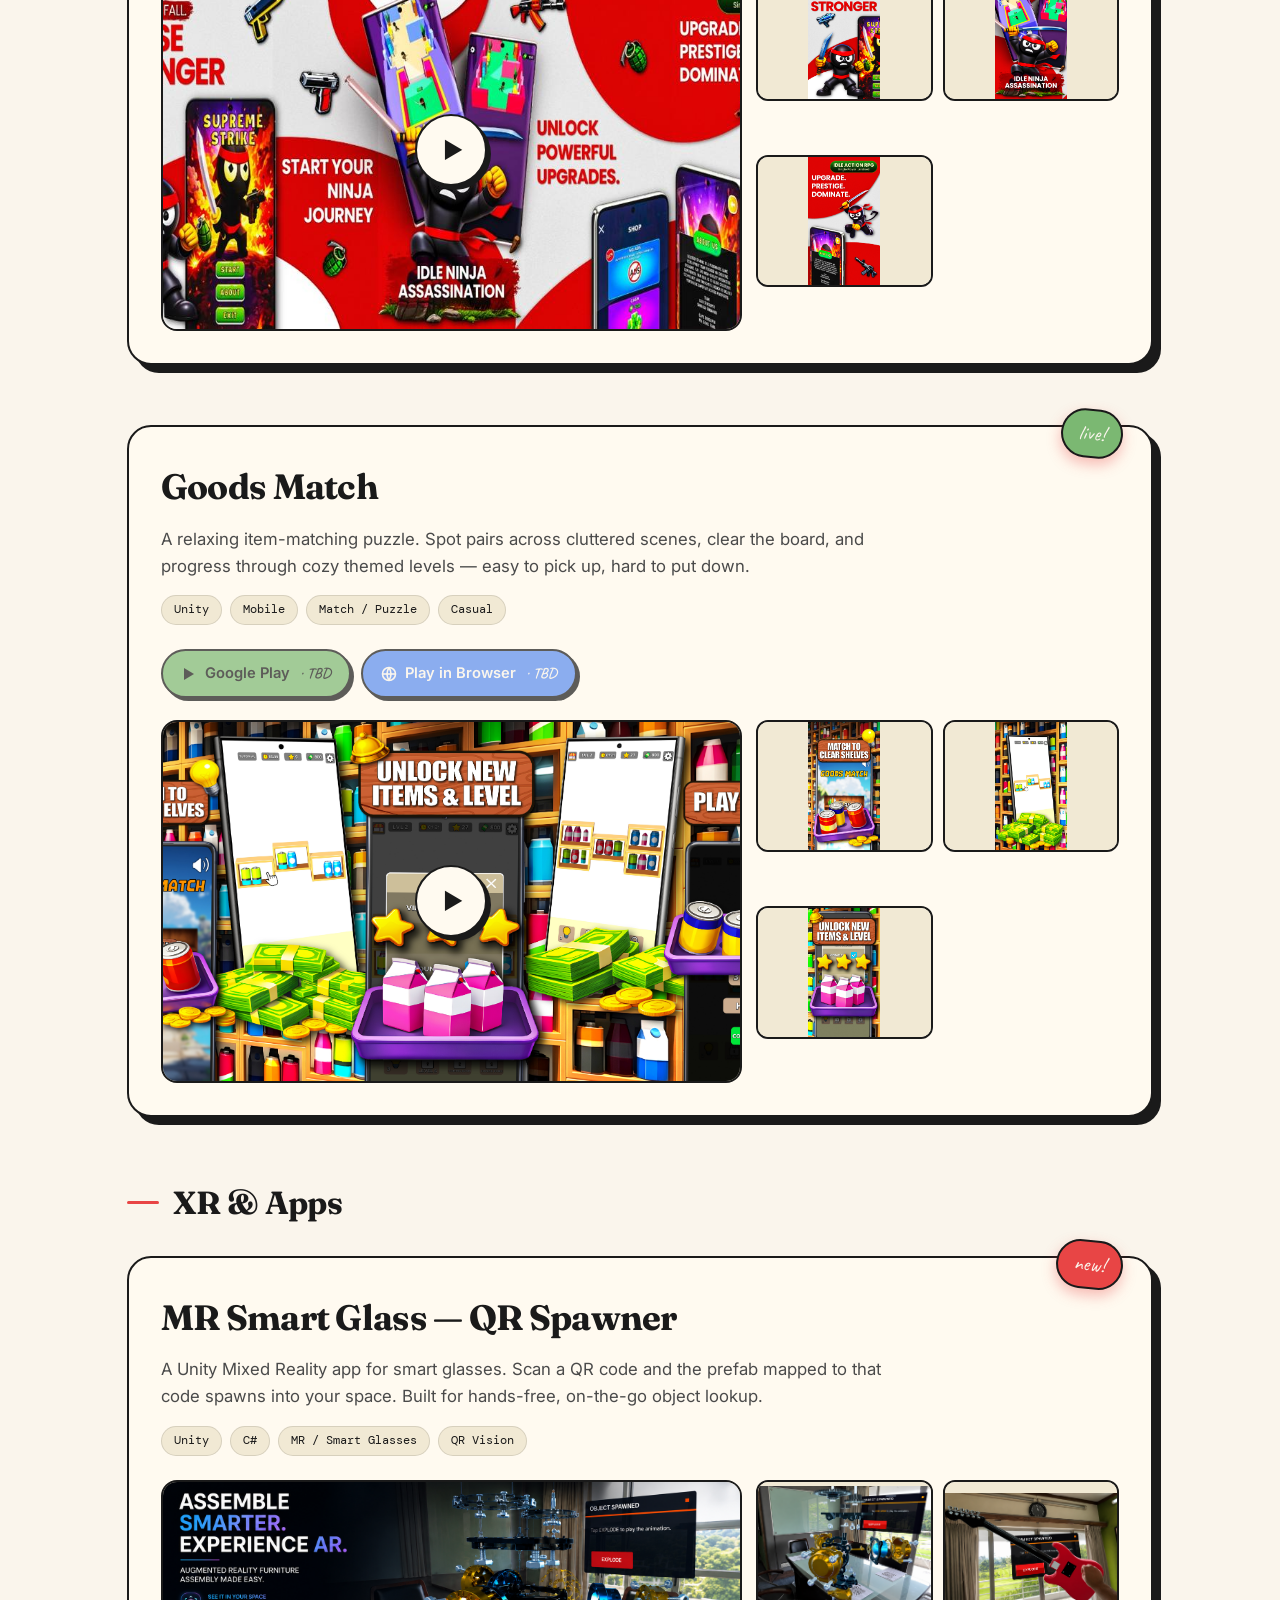
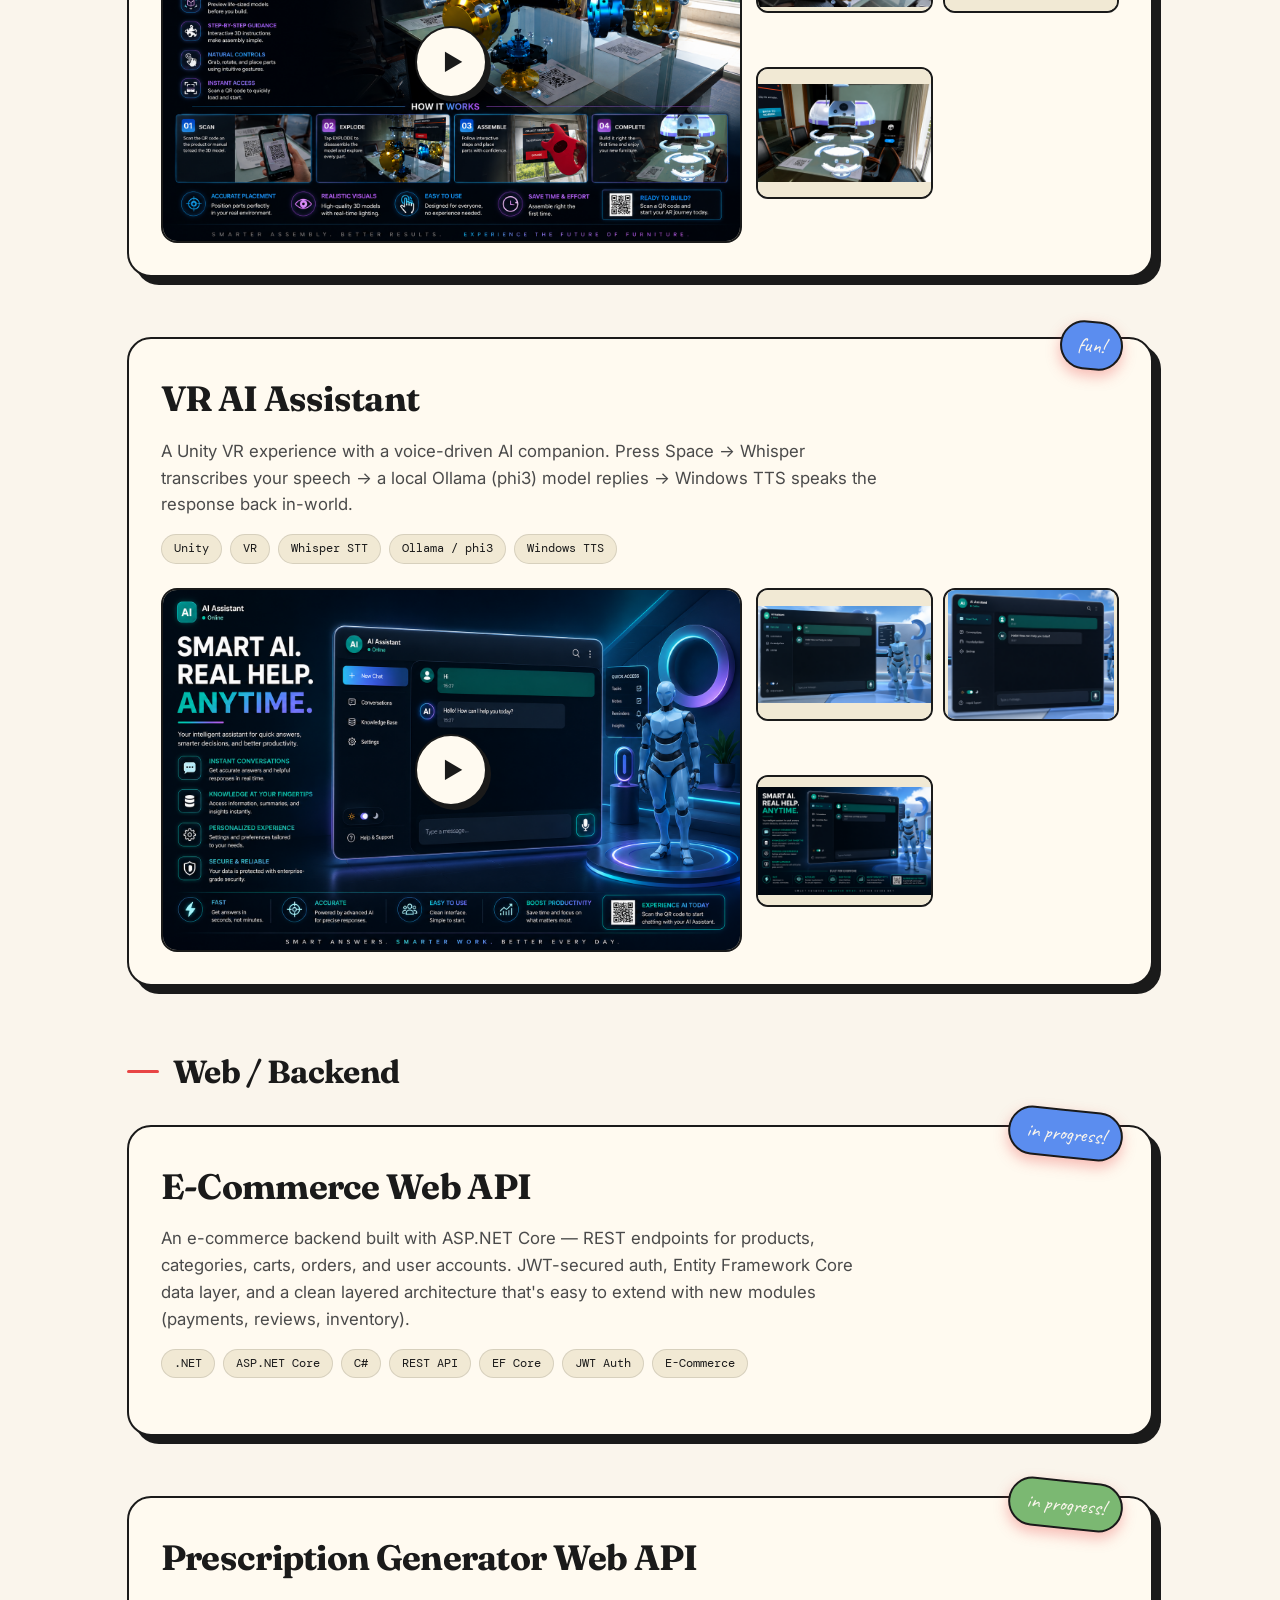
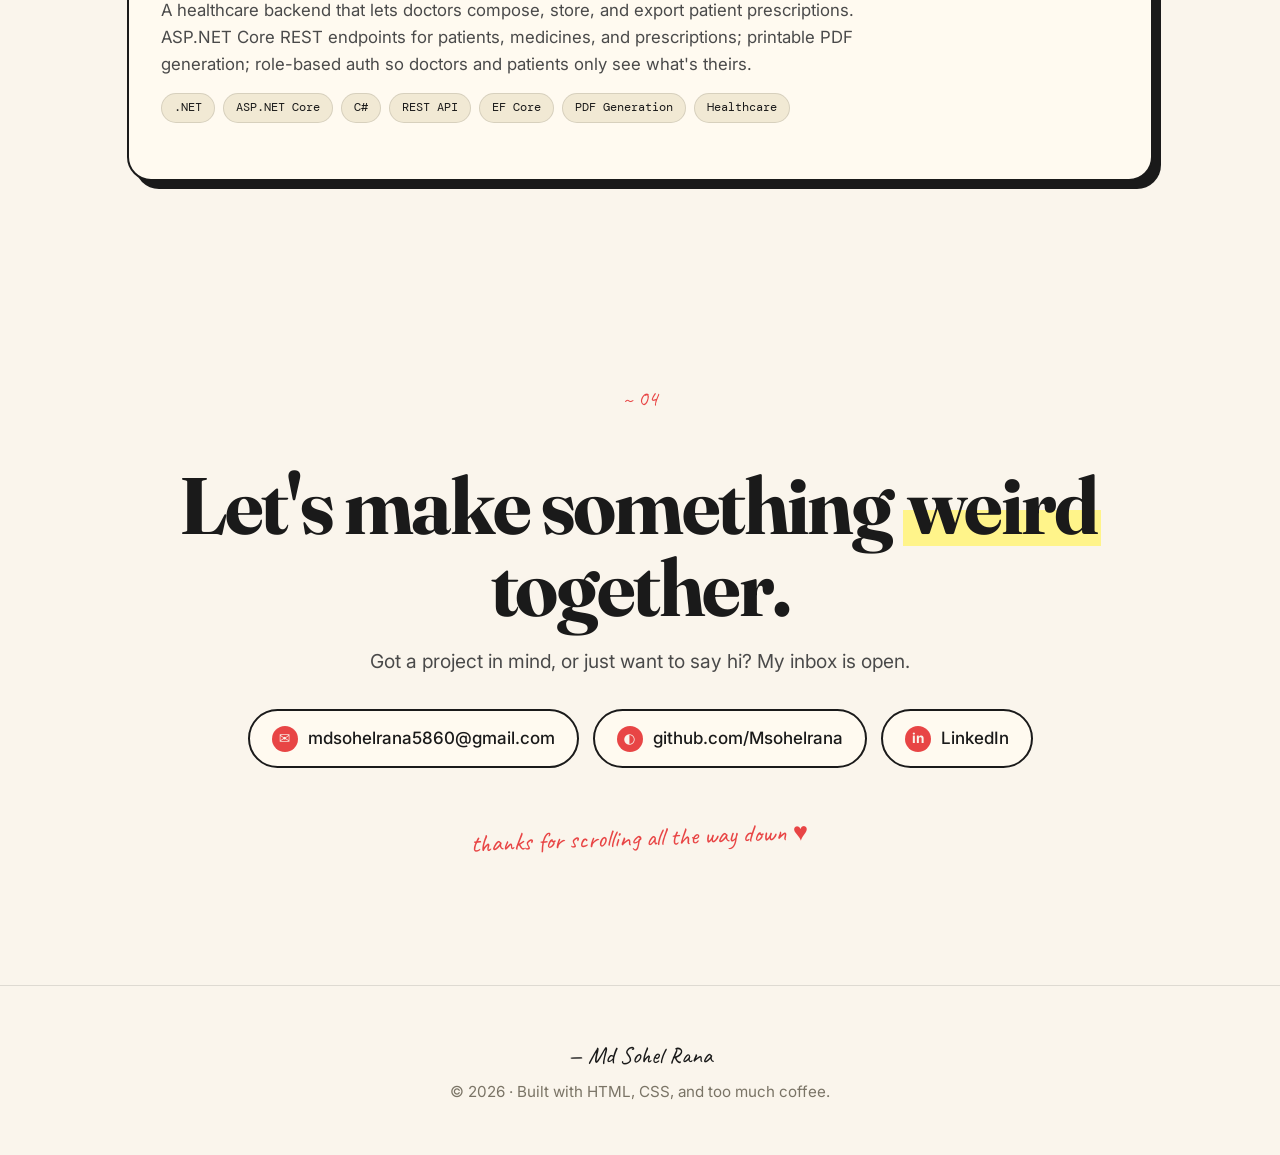
<file: Portfolio/index.html>
<!DOCTYPE html>
<html lang="en">

<head>
  <meta charset="UTF-8" />
  <meta name="viewport" content="width=device-width, initial-scale=1.0" />
  <title>Md Sohel Rana — Unity Developer / Games &amp; XR</title>
  <meta name="description"
    content="Md Sohel Rana — Unity developer with shipped mobile games (Hotel Tycoon, Highway Havoc, Supreme Strike, Goods Match) and MR / VR prototypes." />
  <link rel="preconnect" href="https://fonts.googleapis.com">
  <link rel="preconnect" href="https://fonts.gstatic.com" crossorigin>
  <link
    href="https://fonts.googleapis.com/css2?family=Fraunces:ital,opsz,wght@0,9..144,500;0,9..144,700;1,9..144,500&family=Inter:wght@400;500;600;700&family=Caveat:wght@500;700&family=DM+Mono:wght@400;500&display=swap"
    rel="stylesheet">
  <link rel="stylesheet" href="styles.css" />
</head>

<body>

  <nav class="nav">
    <a href="#top" class="logo">
      <span class="blob-dot"></span> Md. Sohel Rana
    </a>
    <ul>
      <li><a href="#about">About</a></li>
      <li><a href="#skills">Skills</a></li>
      <li><a href="#projects">Projects</a></li>
      <li><a href="#contact" class="nav-cta">Say Hi →</a></li>
    </ul>
  </nav>

  <!-- HERO -->
  <header id="top" class="hero">
    <div class="hero-text">
      <p class="eyebrow">hey there ✺</p>
      <h1>
        I'm Md Sohel Rana <span class="wave">👋</span><br />
        I make <span class="highlight">mobile games</span><br />
        &amp; <span class="scribble">AR / VR</span> things.
      </h1>
      <p class="lede">
        Unity developer split between two worlds — I ship casual mobile games that people actually play, and prototype
        smart-glass apps + voice-driven VR companions for fun.
      </p>
      <div class="cta">
        <a class="btn primary" href="#projects">see my work
          <svg class="arrow-svg" viewBox="0 0 64 36" fill="none" stroke="currentColor" stroke-width="2.5"
            stroke-linecap="round" stroke-linejoin="round" aria-hidden="true">
            <path d="M 4 18 Q 22 6, 44 18 T 58 18" />
            <path d="M 50 11 L 60 18 L 50 25" />
          </svg>
        </a>
        <a class="btn ghost" href="#contact">let's chat</a>
      </div>
    </div>

    <div class="polaroid-wrap">
      <div class="polaroid">
        <div class="photo">
          <img src="media/me.jpg" alt="Photo of Md Sohel Rana" />
        </div>
        <div class="caption">— that's me!</div>
      </div>
      <span class="note note-photo" aria-hidden="true">
        <svg class="arrow-svg" viewBox="0 0 80 50" fill="none" stroke="currentColor" stroke-width="2.5"
          stroke-linecap="round" stroke-linejoin="round">
          <path d="M 6 8 Q 30 30, 70 38" />
          <path d="M 62 30 L 72 40 L 60 42" />
        </svg>
        the human
      </span>
    </div>
  </header>

  <!-- MARQUEE -->
  <div class="marquee" aria-hidden="true">
    <div class="marquee-track">
      <span>Unity <span class="star">✺</span> Mobile Games <span class="star">✺</span> Hyper-Casual <span
          class="star">✺</span> Idle Tycoon <span class="star">✺</span> C# <span class="star">✺</span> Mixed Reality
        <span class="star">✺</span> OpenXR <span class="star">✺</span> Smart Glasses <span class="star">✺</span> Voice
        AI <span class="star">✺</span> Shader Graph <span class="star">✺</span></span>
      <span>Unity <span class="star">✺</span> Mobile Games <span class="star">✺</span> Hyper-Casual <span
          class="star">✺</span> Idle Tycoon <span class="star">✺</span> C# <span class="star">✺</span> Mixed Reality
        <span class="star">✺</span> OpenXR <span class="star">✺</span> Smart Glasses <span class="star">✺</span> Voice
        AI <span class="star">✺</span> Shader Graph <span class="star">✺</span></span>
    </div>
  </div>

  <!-- ABOUT -->
  <section id="about" class="section">
    <div class="section-head">
      <span class="num">~ 01</span>
      <h2>A bit about me.</h2>
    </div>
    <div class="about-grid">
      <div class="about-text">
        <p>
          I'm a Unity developer with a foot in two camps. On the games side,
          I've shipped <strong>Hotel Tycoon: Idle Manager</strong>,
          <strong>Highway Havoc</strong>, <strong>Supreme Strike</strong>, and
          <strong>Goods Match</strong> — mobile games spanning idle tycoon, arcade,
          action, and match genres.
        </p>
        <p>
          On the XR side I build <strong>Mixed Reality</strong> and
          <strong>Virtual Reality</strong> prototypes — QR-driven object spawners
          on smart glasses, voice-controlled AI companions in VR, and the playful
          interactions that make people grin the first time they put on a headset.
        </p>
        <p>
          I care about the small details — a satisfying tap, a snappy feedback
          loop, a UI that doesn't get in the way. End-to-end: concept, scripting,
          scene work, and shipping the build.
        </p>
        <p>
          Outside of games and XR I also build <strong>ASP.NET Core</strong> web APIs
          and backend services in C# — clean REST endpoints, a tidy data layer, and
          deployments that don't fall over on Monday.
        </p>
      </div>
      <aside class="sticky-note" aria-label="A personal note">
        4 games shipped<br />
        &amp; counting ✺<br />
        ...now exploring<br />
        AI-powered XR
        <span class="signature">— Sohel</span>
      </aside>
    </div>
  </section>

  <!-- SKILLS -->
  <section id="skills" class="section">
    <div class="section-head">
      <span class="num">~ 02</span>
      <h2>Things I'm good at.</h2>
    </div>
    <div class="skills-cloud">
      <span class="bubble b-red">Unity</span>
      <span class="bubble">C#</span>
      <span class="bubble b-yellow">Mobile Games</span>
      <span class="bubble b-cream">Android &amp; iOS</span>
      <span class="bubble b-green">Idle / Tycoon Design</span>
      <span class="bubble">Hyper-Casual</span>
      <span class="bubble b-peach">Match / Puzzle</span>
      <span class="bubble">Arcade / Action</span>
      <span class="bubble b-blue">Game Mechanics &amp; Balancing</span>
      <span class="bubble">UI / UX</span>
      <span class="bubble b-yellow">Shader Graph</span>
      <span class="bubble b-cream">URP</span>
      <span class="bubble b-red">XR Interaction Toolkit</span>
      <span class="bubble">OpenXR</span>
      <span class="bubble b-blue">Meta XR SDK</span>
      <span class="bubble b-green">Smart Glasses (MR)</span>
      <span class="bubble">Hand Tracking</span>
      <span class="bubble b-peach">Whisper STT</span>
      <span class="bubble b-yellow">Ollama / Local LLMs</span>
      <span class="bubble">Windows TTS</span>
      <span class="bubble b-cream">Git &amp; GitHub</span>
      <span class="bubble">Performance Profiling</span>
      <span class="bubble b-blue">Rapid Prototyping</span>
      <span class="bubble b-red">.NET</span>
      <span class="bubble b-peach">ASP.NET Core</span>
      <span class="bubble b-green">REST APIs</span>
      <span class="bubble">Entity Framework</span>
    </div>
  </section>

  <!-- PROJECTS -->
  <section id="projects" class="section">
    <div class="section-head">
      <span class="num">~ 03</span>
      <h2>Stuff I've built.</h2>
    </div>

    <h3 class="subhead">Shipped Mobile Games</h3>

    <article class="project">
      <span class="sticker s-green">shipped!</span>
      <header class="project-head">
        <h3>Hotel Tycoon: Idle Manager</h3>
        <p>An idle tycoon game where players build, upgrade, and manage a growing hotel empire. Every tap and decision
          compounds — rooms, staff, amenities, and prestige unlock new revenue streams.</p>
        <div class="chips">
          <span class="chip">Unity</span>
          <span class="chip">Mobile</span>
          <span class="chip">Idle / Tycoon</span>
          <span class="chip">Progression Design</span>
        </div>
      </header>

      <div class="project-links">
        <a class="store-btn play" href="https://play.google.com/store/apps/details?id=com.NextGenStudioz.HotelTycoon"
          target="_blank" rel="noopener" aria-label="Hotel Tycoon on Google Play">
          <svg viewBox="0 0 16 16" fill="currentColor" aria-hidden="true">
            <path d="M 3 2 L 13 8 L 3 14 Z" />
          </svg>
          Google Play
        </a>
        <a class="store-btn webgl" href="#" target="_blank" rel="noopener"
          aria-label="Play Hotel Tycoon in browser (WebGL)">
          <svg viewBox="0 0 16 16" fill="none" stroke="currentColor" stroke-width="1.6" aria-hidden="true">
            <circle cx="8" cy="8" r="6.5" />
            <path d="M 1.5 8 H 14.5" />
            <path d="M 8 1.5 Q 12 8 8 14.5" />
            <path d="M 8 1.5 Q 4 8 8 14.5" />
          </svg>
          Play in Browser
        </a>
      </div>

      <div class="project-media">
        <div class="media-main" data-lightbox data-type="video" data-src="media/hotel-tycoon/video.mp4">
          <img src="media/hotel-tycoon/poster.jpg" alt="Hotel Tycoon poster" />
          <div class="play-badge">▶</div>
        </div>
        <div class="media-gallery">
          <button class="thumb" data-lightbox data-type="image" data-src="media/hotel-tycoon/1.jpg">
            <img src="media/hotel-tycoon/1.jpg" alt="Hotel Tycoon screenshot 1" loading="lazy" />
          </button>
          <button class="thumb" data-lightbox data-type="image" data-src="media/hotel-tycoon/2.jpg">
            <img src="media/hotel-tycoon/2.jpg" alt="Hotel Tycoon screenshot 2" loading="lazy" />
          </button>
          <button class="thumb" data-lightbox data-type="image" data-src="media/hotel-tycoon/3.jpg">
            <img src="media/hotel-tycoon/3.jpg" alt="Hotel Tycoon screenshot 3" loading="lazy" />
          </button>
        </div>
      </div>
    </article>

    <article class="project">
      <span class="sticker s-blue">live!</span>
      <header class="project-head">
        <h3>Highway Havoc</h3>
        <p>A vehicular action shooter — race down the highway, shoot down waves of enemies, and survive escalating
          chaos. Tight controls, punchy gunplay, and an arcade feel.</p>
        <div class="chips">
          <span class="chip">Unity</span>
          <span class="chip">Mobile</span>
          <span class="chip">Action / Shooter</span>
          <span class="chip">Vehicle Combat</span>
        </div>
      </header>

      <div class="project-links">
        <a class="store-btn play" href="#" target="_blank" rel="noopener" aria-label="Highway Havoc on Google Play">
          <svg viewBox="0 0 16 16" fill="currentColor" aria-hidden="true">
            <path d="M 3 2 L 13 8 L 3 14 Z" />
          </svg>
          Google Play
        </a>
        <a class="store-btn webgl" href="#" target="_blank" rel="noopener"
          aria-label="Play Highway Havoc in browser (WebGL)">
          <svg viewBox="0 0 16 16" fill="none" stroke="currentColor" stroke-width="1.6" aria-hidden="true">
            <circle cx="8" cy="8" r="6.5" />
            <path d="M 1.5 8 H 14.5" />
            <path d="M 8 1.5 Q 12 8 8 14.5" />
            <path d="M 8 1.5 Q 4 8 8 14.5" />
          </svg>
          Play in Browser
        </a>
      </div>

      <div class="project-media">
        <div class="media-main" data-lightbox data-type="video" data-src="media/highway-havoc/video.mp4">
          <img src="media/highway-havoc/poster.jpg" alt="Highway Havoc poster" />
          <div class="play-badge">▶</div>
        </div>
        <div class="media-gallery">
          <button class="thumb" data-lightbox data-type="image" data-src="media/highway-havoc/1.jpg">
            <img src="media/highway-havoc/1.jpg" alt="Highway Havoc screenshot 1" loading="lazy" />
          </button>
          <button class="thumb" data-lightbox data-type="image" data-src="media/highway-havoc/2.jpg">
            <img src="media/highway-havoc/2.jpg" alt="Highway Havoc screenshot 2" loading="lazy" />
          </button>
          <button class="thumb" data-lightbox data-type="image" data-src="media/highway-havoc/3.jpg">
            <img src="media/highway-havoc/3.jpg" alt="Highway Havoc screenshot 3" loading="lazy" />
          </button>
        </div>
      </div>
    </article>

    <article class="project">
      <span class="sticker">shipped!</span>
      <header class="project-head">
        <h3>Supreme Strike</h3>
        <p>An action-striking game with timing-based combat. Land clean hits, build combos, and take down increasingly
          tough opponents across escalating stages.</p>
        <div class="chips">
          <span class="chip">Unity</span>
          <span class="chip">Mobile</span>
          <span class="chip">Action</span>
          <span class="chip">Combat Feel</span>
        </div>
      </header>

      <div class="project-links">
        <a class="store-btn play" href="#" target="_blank" rel="noopener" aria-label="Supreme Strike on Google Play">
          <svg viewBox="0 0 16 16" fill="currentColor" aria-hidden="true">
            <path d="M 3 2 L 13 8 L 3 14 Z" />
          </svg>
          Google Play
        </a>
        <a class="store-btn webgl" href="#" target="_blank" rel="noopener"
          aria-label="Play Supreme Strike in browser (WebGL)">
          <svg viewBox="0 0 16 16" fill="none" stroke="currentColor" stroke-width="1.6" aria-hidden="true">
            <circle cx="8" cy="8" r="6.5" />
            <path d="M 1.5 8 H 14.5" />
            <path d="M 8 1.5 Q 12 8 8 14.5" />
            <path d="M 8 1.5 Q 4 8 8 14.5" />
          </svg>
          Play in Browser
        </a>
      </div>

      <div class="project-media">
        <div class="media-main" data-lightbox data-type="video" data-src="media/supreme-strike/video.mp4">
          <img src="media/supreme-strike/poster.jpg" alt="Supreme Strike poster" />
          <div class="play-badge">▶</div>
        </div>
        <div class="media-gallery">
          <button class="thumb" data-lightbox data-type="image" data-src="media/supreme-strike/1.jpg">
            <img src="media/supreme-strike/1.jpg" alt="Supreme Strike screenshot 1" loading="lazy" />
          </button>
          <button class="thumb" data-lightbox data-type="image" data-src="media/supreme-strike/2.jpg">
            <img src="media/supreme-strike/2.jpg" alt="Supreme Strike screenshot 2" loading="lazy" />
          </button>
          <button class="thumb" data-lightbox data-type="image" data-src="media/supreme-strike/3.jpg">
            <img src="media/supreme-strike/3.jpg" alt="Supreme Strike screenshot 3" loading="lazy" />
          </button>
        </div>
      </div>
    </article>

    <article class="project">
      <span class="sticker s-green">live!</span>
      <header class="project-head">
        <h3>Goods Match</h3>
        <p>A relaxing item-matching puzzle. Spot pairs across cluttered scenes, clear the board, and progress through
          cozy themed levels — easy to pick up, hard to put down.</p>
        <div class="chips">
          <span class="chip">Unity</span>
          <span class="chip">Mobile</span>
          <span class="chip">Match / Puzzle</span>
          <span class="chip">Casual</span>
        </div>
      </header>

      <div class="project-links">
        <a class="store-btn play" href="#" target="_blank" rel="noopener" aria-label="Goods Match on Google Play">
          <svg viewBox="0 0 16 16" fill="currentColor" aria-hidden="true">
            <path d="M 3 2 L 13 8 L 3 14 Z" />
          </svg>
          Google Play
        </a>
        <a class="store-btn webgl" href="#" target="_blank" rel="noopener"
          aria-label="Play Goods Match in browser (WebGL)">
          <svg viewBox="0 0 16 16" fill="none" stroke="currentColor" stroke-width="1.6" aria-hidden="true">
            <circle cx="8" cy="8" r="6.5" />
            <path d="M 1.5 8 H 14.5" />
            <path d="M 8 1.5 Q 12 8 8 14.5" />
            <path d="M 8 1.5 Q 4 8 8 14.5" />
          </svg>
          Play in Browser
        </a>
      </div>

      <div class="project-media">
        <div class="media-main" data-lightbox data-type="video" data-src="media/goods-match/video.mp4">
          <img src="media/goods-match/poster.jpg" alt="Goods Match poster" />
          <div class="play-badge">▶</div>
        </div>
        <div class="media-gallery">
          <button class="thumb" data-lightbox data-type="image" data-src="media/goods-match/1.jpg">
            <img src="media/goods-match/1.jpg" alt="Goods Match screenshot 1" loading="lazy" />
          </button>
          <button class="thumb" data-lightbox data-type="image" data-src="media/goods-match/2.jpg">
            <img src="media/goods-match/2.jpg" alt="Goods Match screenshot 2" loading="lazy" />
          </button>
          <button class="thumb" data-lightbox data-type="image" data-src="media/goods-match/3.jpg">
            <img src="media/goods-match/3.jpg" alt="Goods Match screenshot 3" loading="lazy" />
          </button>
        </div>
      </div>
    </article>

    <h3 class="subhead">XR &amp; Apps</h3>

    <article class="project">
      <span class="sticker">new!</span>
      <header class="project-head">
        <h3>MR Smart Glass — QR Spawner</h3>
        <p>A Unity Mixed Reality app for smart glasses. Scan a QR code and the prefab mapped to that code spawns into
          your space. Built for hands-free, on-the-go object lookup.</p>
        <div class="chips">
          <span class="chip">Unity</span>
          <span class="chip">C#</span>
          <span class="chip">MR / Smart Glasses</span>
          <span class="chip">QR Vision</span>
        </div>
      </header>

      <div class="project-media">
        <div class="media-main" data-lightbox data-type="video" data-src="media/mr-smart-glass/video.mp4">
          <img src="media/mr-smart-glass/poster.jpg" alt="MR Smart Glass poster" />
          <div class="play-badge">▶</div>
        </div>
        <div class="media-gallery">
          <button class="thumb" data-lightbox data-type="image" data-src="media/mr-smart-glass/1.jpg">
            <img src="media/mr-smart-glass/1.jpg" alt="MR Smart Glass screenshot 1" loading="lazy" />
          </button>
          <button class="thumb" data-lightbox data-type="image" data-src="media/mr-smart-glass/2.jpg">
            <img src="media/mr-smart-glass/2.jpg" alt="MR Smart Glass screenshot 2" loading="lazy" />
          </button>
          <button class="thumb" data-lightbox data-type="image" data-src="media/mr-smart-glass/3.jpg">
            <img src="media/mr-smart-glass/3.jpg" alt="MR Smart Glass screenshot 3" loading="lazy" />
          </button>
        </div>
      </div>
    </article>

    <article class="project">
      <span class="sticker s-blue">fun!</span>
      <header class="project-head">
        <h3>VR AI Assistant</h3>
        <p>A Unity VR experience with a voice-driven AI companion. Press Space → Whisper transcribes your speech → a
          local Ollama (phi3) model replies → Windows TTS speaks the response back in-world.</p>
        <div class="chips">
          <span class="chip">Unity</span>
          <span class="chip">VR</span>
          <span class="chip">Whisper STT</span>
          <span class="chip">Ollama / phi3</span>
          <span class="chip">Windows TTS</span>
        </div>
      </header>

      <div class="project-media">
        <div class="media-main" data-lightbox data-type="video" data-src="media/vr-ai-assistant/video.mp4">
          <img src="media/vr-ai-assistant/poster.jpg" alt="VR AI Assistant poster" />
          <div class="play-badge">▶</div>
        </div>
        <div class="media-gallery">
          <button class="thumb" data-lightbox data-type="image" data-src="media/vr-ai-assistant/1.jpg">
            <img src="media/vr-ai-assistant/1.jpg" alt="VR AI Assistant screenshot 1" loading="lazy" />
          </button>
          <button class="thumb" data-lightbox data-type="image" data-src="media/vr-ai-assistant/2.jpg">
            <img src="media/vr-ai-assistant/2.jpg" alt="VR AI Assistant screenshot 2" loading="lazy" />
          </button>
          <button class="thumb" data-lightbox data-type="image" data-src="media/vr-ai-assistant/3.jpg">
            <img src="media/vr-ai-assistant/3.jpg" alt="VR AI Assistant screenshot 3" loading="lazy" />
          </button>
        </div>
      </div>
    </article>

    <h3 class="subhead">Web / Backend</h3>

    <article class="project">
      <span class="sticker s-blue">in progress!</span>
      <header class="project-head">
        <h3>E-Commerce Web API</h3>
        <p>An e-commerce backend built with ASP.NET Core — REST endpoints for products, categories, carts, orders, and
          user accounts. JWT-secured auth, Entity Framework Core data layer, and a clean layered architecture that's
          easy to extend with new modules (payments, reviews, inventory).</p>
        <div class="chips">
          <span class="chip">.NET</span>
          <span class="chip">ASP.NET Core</span>
          <span class="chip">C#</span>
          <span class="chip">REST API</span>
          <span class="chip">EF Core</span>
          <span class="chip">JWT Auth</span>
          <span class="chip">E-Commerce</span>
        </div>
      </header>
    </article>

    <article class="project">
      <span class="sticker s-green">in progress!</span>
      <header class="project-head">
        <h3>Prescription Generator Web API</h3>
        <p>A healthcare backend that lets doctors compose, store, and export patient prescriptions. ASP.NET Core REST
          endpoints for patients, medicines, and prescriptions; printable PDF generation; role-based auth so doctors
          and patients only see what's theirs.</p>
        <div class="chips">
          <span class="chip">.NET</span>
          <span class="chip">ASP.NET Core</span>
          <span class="chip">C#</span>
          <span class="chip">REST API</span>
          <span class="chip">EF Core</span>
          <span class="chip">PDF Generation</span>
          <span class="chip">Healthcare</span>
        </div>
      </header>
    </article>
  </section>

  <!-- CONTACT -->
  <section id="contact" class="section">
    <div class="contact-wrap">
      <div class="section-head" style="justify-content:center;">
        <span class="num">~ 04</span>
      </div>
      <h2>Let's make something <span class="highlight">weird</span> together.</h2>
      <p class="lede">Got a project in mind, or just want to say hi? My inbox is open.</p>
      <div class="contact-list">
        <a class="contact-pill" href="mailto:mdsohelrana5860@gmail.com">
          <span class="icon">✉</span> mdsohelrana5860@gmail.com
        </a>
        <a class="contact-pill" href="https://github.com/Msohelrana" target="_blank" rel="noopener">
          <span class="icon">◐</span> github.com/Msohelrana
        </a>
        <a class="contact-pill" href="https://www.linkedin.com/in/m-sohelrana/" target="_blank" rel="noopener">
          <span class="icon">in</span> LinkedIn
        </a>
      </div>
      <p class="heart">thanks for scrolling all the way down ♥</p>
    </div>
  </section>

  <!-- Lightbox -->
  <div id="lightbox" class="lightbox" aria-hidden="true">
    <button class="lb-close" aria-label="Close">✕</button>
    <div class="lb-content"></div>
  </div>

  <footer class="foot">
    <span class="sig">— Md Sohel Rana</span>
    © <span id="year"></span> · Built with HTML, CSS, and too much coffee.
  </footer>

  <script src="script.js"></script>
</body>

</html>
</file>
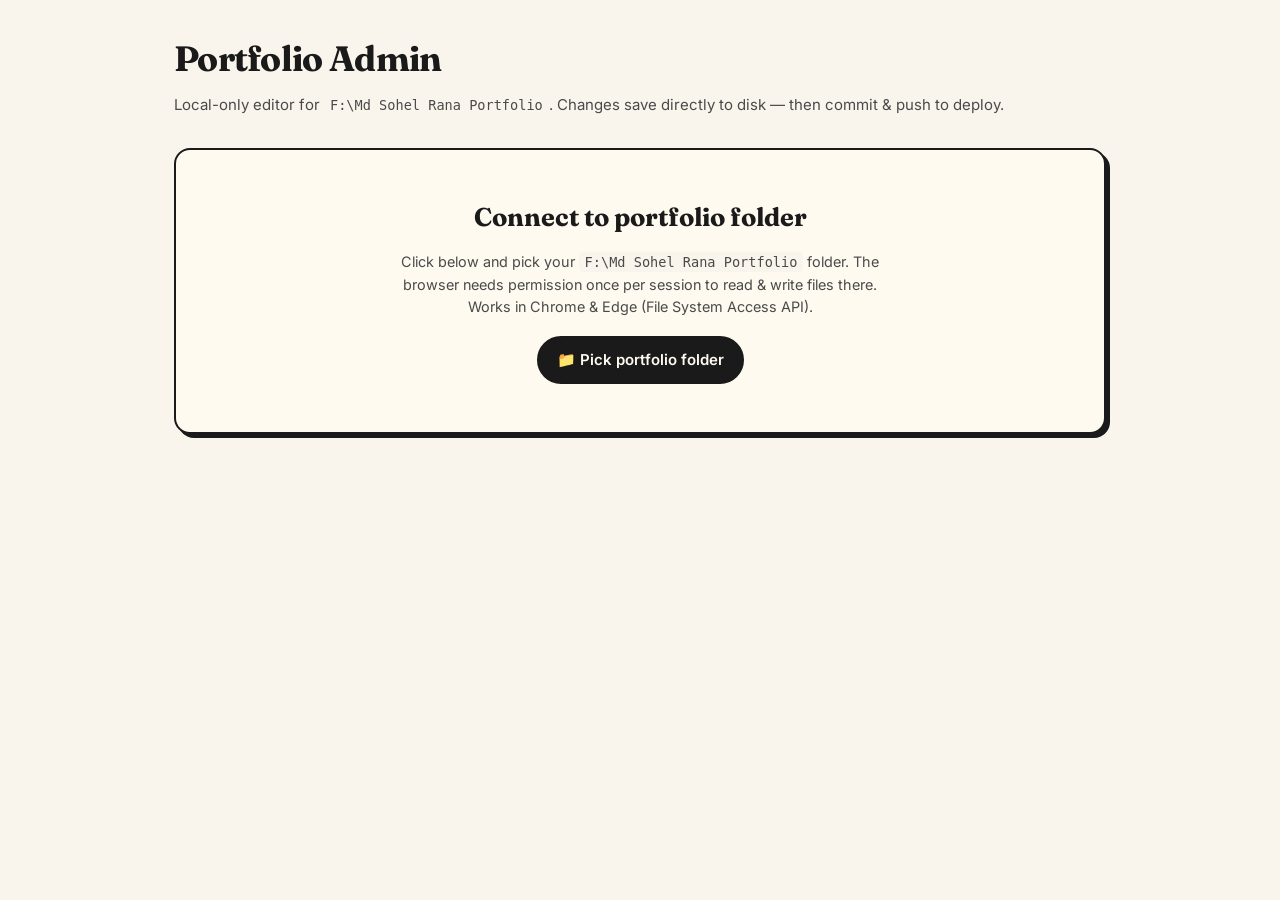
<file: admin.html>
<!DOCTYPE html>
<html lang="en">
<head>
  <meta charset="UTF-8" />
  <meta name="viewport" content="width=device-width, initial-scale=1.0" />
  <title>Portfolio Admin · Md Sohel Rana</title>
  <link rel="preconnect" href="https://fonts.googleapis.com">
  <link rel="preconnect" href="https://fonts.gstatic.com" crossorigin>
  <link href="https://fonts.googleapis.com/css2?family=Inter:wght@400;500;600;700&family=Fraunces:wght@600;700&display=swap" rel="stylesheet">
  <style>
    :root {
      --bg: #faf5ec;
      --paper: #fffaf0;
      --ink: #1a1a1a;
      --ink-soft: #4a4a4a;
      --muted: #7a7466;
      --line: rgba(26, 26, 26, 0.12);
      --red: #e84545;
      --green: #7bb872;
      --blue: #5b8def;
      --yellow: #ffd84d;
      --peach: #ffb088;
    }
    * { box-sizing: border-box; }
    body {
      margin: 0;
      background: var(--bg);
      color: var(--ink);
      font-family: "Inter", system-ui, sans-serif;
      font-size: 15px;
      line-height: 1.55;
    }
    .wrap { max-width: 980px; margin: 0 auto; padding: 32px 24px 80px; }
    header.page-head { margin-bottom: 32px; }
    header.page-head h1 {
      font-family: "Fraunces", serif;
      font-size: 2.2rem;
      margin: 0 0 6px;
      letter-spacing: -0.02em;
    }
    header.page-head p { color: var(--ink-soft); margin: 0; }

    .panel {
      background: var(--paper);
      border: 2px solid var(--ink);
      border-radius: 16px;
      padding: 22px 24px;
      margin-bottom: 22px;
      box-shadow: 4px 4px 0 var(--ink);
    }
    .panel h2 {
      font-family: "Fraunces", serif;
      font-size: 1.35rem;
      margin: 0 0 14px;
      display: flex;
      align-items: center;
      gap: 10px;
    }
    .panel h2 .tag {
      font-size: 0.7rem;
      font-family: "Inter", sans-serif;
      letter-spacing: 0.1em;
      padding: 3px 8px;
      border-radius: 999px;
      background: var(--ink);
      color: var(--paper);
      font-weight: 700;
    }
    .panel .help {
      color: var(--ink-soft);
      font-size: 0.9rem;
      margin: 0 0 16px;
    }

    label { display: block; margin: 12px 0 4px; font-weight: 500; font-size: 0.92rem; }
    label .req { color: var(--red); margin-left: 2px; }
    input[type="text"],
    input[type="url"],
    textarea,
    select {
      width: 100%;
      padding: 10px 12px;
      border: 2px solid var(--ink);
      border-radius: 10px;
      font: inherit;
      background: var(--bg);
      color: var(--ink);
    }
    textarea { resize: vertical; min-height: 80px; }
    input[type="file"] { font: inherit; }

    .row { display: grid; grid-template-columns: 1fr 1fr; gap: 14px; }
    @media (max-width: 640px) { .row { grid-template-columns: 1fr; } }

    .btn {
      display: inline-flex;
      align-items: center;
      gap: 8px;
      padding: 10px 18px;
      border: 2px solid var(--ink);
      border-radius: 999px;
      background: var(--ink);
      color: var(--paper);
      font: inherit;
      font-weight: 600;
      cursor: pointer;
      transition: transform 0.15s, background 0.2s;
    }
    .btn:hover { background: var(--red); }
    .btn.ghost { background: transparent; color: var(--ink); }
    .btn.ghost:hover { background: var(--ink); color: var(--paper); }
    .btn.danger { background: var(--red); border-color: var(--red); }
    .btn.danger:hover { background: var(--ink); }
    .btn:disabled { opacity: 0.5; cursor: not-allowed; }
    .btn-row { display: flex; flex-wrap: wrap; gap: 10px; margin-top: 14px; }

    #status {
      position: fixed;
      bottom: 24px;
      left: 50%;
      transform: translate(-50%, 200%);
      background: var(--ink);
      color: var(--paper);
      padding: 16px 28px;
      border: 2px solid var(--ink);
      border-radius: 14px;
      font-size: 1.02rem;
      font-weight: 600;
      box-shadow: 6px 6px 0 rgba(0, 0, 0, 0.35);
      max-width: min(560px, 92vw);
      transition: transform 0.35s cubic-bezier(0.34, 1.56, 0.64, 1), opacity 0.25s ease;
      z-index: 9999;
      display: flex;
      align-items: center;
      gap: 12px;
      opacity: 0;
      pointer-events: none;
    }
    #status.show {
      transform: translate(-50%, 0);
      opacity: 1;
      pointer-events: auto;
    }
    #status.ok {
      background: var(--green);
      color: var(--ink);
      border-color: var(--ink);
    }
    #status.err {
      background: var(--red);
      color: var(--paper);
      border-color: var(--ink);
    }
    #status .icon {
      display: inline-flex;
      align-items: center;
      justify-content: center;
      width: 28px;
      height: 28px;
      border-radius: 50%;
      background: rgba(255, 255, 255, 0.35);
      font-size: 1rem;
      font-weight: 800;
      flex-shrink: 0;
    }
    #status.err .icon { background: rgba(255, 255, 255, 0.25); color: var(--paper); }
    #status .msg { flex: 1; line-height: 1.3; }
    #status .close-x {
      background: transparent;
      border: none;
      color: inherit;
      font-size: 1.2rem;
      cursor: pointer;
      padding: 0 4px;
      opacity: 0.7;
    }
    #status .close-x:hover { opacity: 1; }
    @keyframes statusPop {
      0% { transform: translate(-50%, 200%) scale(0.9); }
      60% { transform: translate(-50%, -10%) scale(1.04); }
      100% { transform: translate(-50%, 0) scale(1); }
    }
    #status.show { animation: statusPop 0.4s cubic-bezier(0.34, 1.56, 0.64, 1); }

    .connect-box {
      text-align: center;
      padding: 48px 24px;
    }
    .connect-box h2 { justify-content: center; font-size: 1.6rem; }
    .connect-box .help { max-width: 480px; margin: 0 auto 18px; }

    .project-row {
      display: grid;
      grid-template-columns: 1fr auto;
      align-items: center;
      gap: 12px;
      padding: 10px 14px;
      border: 1.5px solid var(--line);
      border-radius: 10px;
      margin-bottom: 8px;
      background: var(--bg);
    }
    .project-row .meta { min-width: 0; }
    .project-row .meta strong { display: block; font-size: 0.98rem; }
    .project-row .meta small { color: var(--muted); font-size: 0.82rem; }
    .project-row .row-btns { display: flex; gap: 6px; }
    .project-row .row-btns .btn { padding: 6px 12px; font-size: 0.85rem; }

    dialog#project-dialog {
      border: 2px solid var(--ink);
      border-radius: 16px;
      padding: 28px;
      max-width: 720px;
      width: calc(100vw - 32px);
      background: var(--paper);
      color: var(--ink);
      box-shadow: 8px 8px 0 var(--ink);
    }
    dialog#project-dialog::backdrop { background: rgba(26, 26, 26, 0.55); }
    dialog#project-dialog h2 { margin-top: 0; }
    dialog#project-dialog .form-actions {
      display: flex;
      justify-content: flex-end;
      gap: 10px;
      margin-top: 22px;
      padding-top: 18px;
      border-top: 1px solid var(--line);
    }
    .field-grid-3 { display: grid; grid-template-columns: 1fr 1fr 1fr; gap: 12px; }
    @media (max-width: 640px) { .field-grid-3 { grid-template-columns: 1fr; } }

    .media-grid { display: grid; grid-template-columns: 1fr 1fr; gap: 12px; }
    @media (max-width: 640px) { .media-grid { grid-template-columns: 1fr; } }
    .media-field {
      padding: 10px 12px;
      border: 1.5px dashed var(--ink);
      border-radius: 10px;
      background: var(--bg);
    }
    .media-field label { margin: 0 0 6px; font-size: 0.85rem; }

    .pill-tag {
      display: inline-block;
      font-size: 0.75rem;
      padding: 2px 8px;
      border-radius: 999px;
      margin-left: 6px;
      background: var(--bg);
      border: 1px solid var(--line);
      color: var(--muted);
    }
    .small { font-size: 0.86rem; color: var(--ink-soft); }
    code { background: var(--bg); padding: 2px 6px; border-radius: 4px; font-size: 0.85rem; }
  </style>
</head>
<body>
  <div class="wrap">
    <header class="page-head">
      <h1>Portfolio Admin</h1>
      <p>Local-only editor for <code>F:\Md Sohel Rana Portfolio</code>. Changes save directly to disk — then commit &amp; push to deploy.</p>
    </header>

    <!-- Connect step -->
    <section class="panel connect-box" id="connect-panel">
      <h2>Connect to portfolio folder</h2>
      <p class="help">
        Click below and pick your <code>F:\Md Sohel Rana Portfolio</code> folder. The browser needs permission once per session to read &amp; write files there. Works in Chrome &amp; Edge (File System Access API).
      </p>
      <button class="btn" id="connect-btn">📁 Pick portfolio folder</button>
    </section>

    <!-- Admin (hidden until connected) -->
    <div id="admin" hidden>
      <section class="panel">
        <h2>Photo <span class="tag">media/me.jpg</span></h2>
        <p class="help">Replace the circular avatar that appears in the navbar.</p>
        <input type="file" id="photo-file" accept="image/jpeg,image/png,image/webp">
        <div class="btn-row">
          <button type="button" class="btn" id="save-photo">Save as media/me.jpg</button>
        </div>
      </section>

      <section class="panel">
        <h2>Resume <span class="tag">media/resume.pdf</span></h2>
        <p class="help">Replace the PDF embedded in the Resume section.</p>
        <input type="file" id="resume-file" accept="application/pdf">
        <div class="btn-row">
          <button type="button" class="btn" id="save-resume">Save as media/resume.pdf</button>
        </div>
      </section>

      <section class="panel">
        <h2>Skills <span class="tag">skills.json</span></h2>
        <p class="help">Manage the skill cards on the homepage. Each card is a category (Languages, Game Dev, etc.) with a tag, name, color, and a list of items.</p>
        <div id="skills-list"></div>
        <div class="btn-row">
          <button type="button" class="btn" id="add-skill">＋ Add new category</button>
        </div>
      </section>

      <section class="panel">
        <h2>Projects <span class="tag">projects.json</span></h2>
        <p class="help">Add new projects or edit existing ones. Hit Save in the dialog to write changes to <code>projects.json</code>.</p>
        <div id="projects-list"></div>
        <div class="btn-row">
          <button type="button" class="btn" id="add-project">＋ Add new project</button>
        </div>
      </section>
    </div>

    <div id="status" role="status" aria-live="polite"></div>
  </div>

  <!-- Skill category add/edit dialog -->
  <dialog id="skill-dialog">
    <h2 id="skill-dialog-title">Add new category</h2>
    <form id="skill-form" method="dialog">
      <input type="hidden" id="skill-editing-index" value="-1" />

      <div class="row">
        <div>
          <label>Name <span class="req">*</span></label>
          <input type="text" id="sf-name" required placeholder="e.g. Game Dev" />
        </div>
        <div>
          <label>Tag <span class="pill-tag">handwritten badge</span></label>
          <input type="text" id="sf-tag" placeholder="e.g. games" />
        </div>
      </div>

      <label>Color</label>
      <select id="sf-color">
        <option value="s-red">red</option>
        <option value="s-yellow">yellow</option>
        <option value="s-green">green</option>
        <option value="s-blue">blue</option>
        <option value="s-peach">peach</option>
        <option value="s-cream">cream</option>
      </select>

      <label>Items <span class="pill-tag">one per line · use **text** for bold</span></label>
      <textarea id="sf-items" rows="8" placeholder="Unity (C#)&#10;Mobile · Android &amp; iOS&#10;**800+** problems solved"></textarea>

      <div class="form-actions">
        <button type="button" class="btn ghost" id="skill-cancel-dialog">Cancel</button>
        <button type="submit" class="btn">Save category</button>
      </div>
    </form>
  </dialog>

  <!-- Project add/edit dialog -->
  <dialog id="project-dialog">
    <h2 id="dialog-title">Add new project</h2>
    <form id="project-form" method="dialog">
      <input type="hidden" id="editing-index" value="-1" />

      <label>Title <span class="req">*</span></label>
      <input type="text" id="f-title" required placeholder="e.g. Hotel Tycoon: Idle Manager" />

      <label>Subsection <span class="req">*</span></label>
      <input type="text" id="f-subsection" list="subsection-list" required placeholder="e.g. Shipped Mobile Games" />
      <datalist id="subsection-list">
        <option value="Shipped Mobile Games"></option>
        <option value="XR &amp; Apps"></option>
        <option value="Other Unity Projects"></option>
        <option value="Web / Backend"></option>
      </datalist>

      <label>Slug <span class="req">*</span> <span class="pill-tag">media folder name</span></label>
      <input type="text" id="f-slug" required pattern="[a-z0-9-]+" placeholder="lowercase-with-dashes" />
      <p class="small">Used as the folder name for media: <code>media/&lt;slug&gt;/</code>. Auto-generated from title.</p>

      <label>Description <span class="req">*</span></label>
      <textarea id="f-description" required placeholder="One- or two-sentence pitch"></textarea>

      <label>Chips <span class="pill-tag">comma-separated</span></label>
      <input type="text" id="f-chips" placeholder="Unity, Mobile, Action, etc." />

      <div class="field-grid-3">
        <div>
          <label>Sticker text</label>
          <input type="text" id="f-sticker-text" placeholder="e.g. shipped!" />
        </div>
        <div>
          <label>Sticker color</label>
          <select id="f-sticker-color">
            <option value="">red (default)</option>
            <option value="s-green">green</option>
            <option value="s-blue">blue</option>
          </select>
        </div>
        <div>
          <label>Has media?</label>
          <select id="f-has-media">
            <option value="true">Yes — show video + screenshots</option>
            <option value="false">No — text-only card (backend etc.)</option>
          </select>
        </div>
      </div>

      <div class="row">
        <div>
          <label>Show store buttons?</label>
          <select id="f-show-store">
            <option value="false">No</option>
            <option value="true">Yes — show Google Play + WebGL</option>
          </select>
        </div>
        <div>
          <label>Google Play URL</label>
          <input type="url" id="f-play-store" placeholder="https://play.google.com/...">
        </div>
      </div>

      <label>WebGL URL</label>
      <input type="url" id="f-webgl" placeholder="https://your-host/game/">

      <div id="media-uploads">
        <h3 style="font-family: 'Fraunces', serif; font-size: 1rem; margin: 22px 0 4px;">Media uploads (optional)</h3>
        <p class="small" style="margin: 0 0 10px;">Files copy into <code>media/&lt;slug&gt;/</code>. Required filenames: <code>video.mp4</code>, <code>poster.jpg</code>, <code>1.jpg</code>, <code>2.jpg</code>, <code>3.jpg</code>. Skip a slot to keep the existing file.</p>
        <div class="media-grid">
          <div class="media-field">
            <label>video.mp4</label>
            <input type="file" id="f-video" accept="video/mp4,video/quicktime">
          </div>
          <div class="media-field">
            <label>poster.jpg</label>
            <input type="file" id="f-poster" accept="image/jpeg,image/png">
          </div>
          <div class="media-field">
            <label>1.jpg</label>
            <input type="file" id="f-thumb1" accept="image/jpeg,image/png">
          </div>
          <div class="media-field">
            <label>2.jpg</label>
            <input type="file" id="f-thumb2" accept="image/jpeg,image/png">
          </div>
          <div class="media-field">
            <label>3.jpg</label>
            <input type="file" id="f-thumb3" accept="image/jpeg,image/png">
          </div>
        </div>
      </div>

      <div class="form-actions">
        <button type="button" class="btn ghost" id="cancel-dialog">Cancel</button>
        <button type="submit" class="btn">Save project</button>
      </div>
    </form>
  </dialog>

  <script>
    // ===== Status toast =====
    // Toasts are persisted in sessionStorage so they survive page reloads
    // (Live Server, file-watcher refreshes, etc. won't eat your save message).
    const $status = document.getElementById("status");
    let statusTimer = null;
    const TOAST_KEY = "admin-pending-toast";

    const showToast = (msg, kind, durationMs) => {
      const icon = kind === "err" ? "✕" : "✓";
      $status.innerHTML = `<span class="icon">${icon}</span><span class="msg"></span><button class="close-x" type="button" aria-label="Dismiss">✕</button>`;
      $status.querySelector(".msg").textContent = msg;
      $status.classList.remove("ok", "err", "show");
      void $status.offsetWidth; // force reflow so the animation re-runs
      if (kind) $status.classList.add(kind);
      $status.classList.add("show");
      $status.querySelector(".close-x").addEventListener("click", () => {
        $status.classList.remove("show");
        clearTimeout(statusTimer);
        sessionStorage.removeItem(TOAST_KEY);
      }, { once: true });
      clearTimeout(statusTimer);
      statusTimer = setTimeout(() => {
        $status.classList.remove("show");
        sessionStorage.removeItem(TOAST_KEY);
      }, durationMs);
    };

    const flash = (msg, kind = "ok") => {
      const duration = kind === "err" ? 6000 : 4500;
      // Persist so a page reload doesn't eat the message
      try {
        sessionStorage.setItem(TOAST_KEY, JSON.stringify({
          msg, kind, expires: Date.now() + duration
        }));
      } catch (_) { /* sessionStorage might be unavailable */ }
      showToast(msg, kind, duration);
    };

    // On page load, replay any toast that hadn't finished showing.
    (function replayPendingToast() {
      try {
        const raw = sessionStorage.getItem(TOAST_KEY);
        if (!raw) return;
        const t = JSON.parse(raw);
        const remaining = t.expires - Date.now();
        if (remaining > 600) {
          showToast(t.msg, t.kind, remaining);
        } else {
          sessionStorage.removeItem(TOAST_KEY);
        }
      } catch (_) { /* ignore */ }
    })();

    // ===== File System Access state =====
    let rootHandle = null; // DirectoryHandle of the portfolio root
    let projectsData = { projects: [] };
    let skillsData = { categories: [] };

    // ===== Persistent folder handle (IndexedDB) =====
    // The browser drops file-system permissions between sessions for security,
    // but we can stash the DirectoryHandle in IndexedDB and re-request perm
    // with a single user click — much nicer than re-picking the folder.
    const IDB_NAME = "portfolio-admin";
    const IDB_STORE = "handles";
    const IDB_KEY = "root";

    const openIdb = () => new Promise((resolve, reject) => {
      const req = indexedDB.open(IDB_NAME, 1);
      req.onupgradeneeded = () => req.result.createObjectStore(IDB_STORE);
      req.onsuccess = () => resolve(req.result);
      req.onerror = () => reject(req.error);
    });

    const idbGet = async (key) => {
      const db = await openIdb();
      return new Promise((resolve, reject) => {
        const tx = db.transaction(IDB_STORE, "readonly");
        const r = tx.objectStore(IDB_STORE).get(key);
        r.onsuccess = () => resolve(r.result || null);
        r.onerror = () => reject(r.error);
      });
    };

    const idbSet = async (key, value) => {
      const db = await openIdb();
      return new Promise((resolve, reject) => {
        const tx = db.transaction(IDB_STORE, "readwrite");
        tx.objectStore(IDB_STORE).put(value, key);
        tx.oncomplete = () => resolve();
        tx.onerror = () => reject(tx.error);
      });
    };

    const idbDel = async (key) => {
      const db = await openIdb();
      return new Promise((resolve, reject) => {
        const tx = db.transaction(IDB_STORE, "readwrite");
        tx.objectStore(IDB_STORE).delete(key);
        tx.oncomplete = () => resolve();
        tx.onerror = () => reject(tx.error);
      });
    };

    const verifyPermission = async (handle, requestIfPrompt = false) => {
      const opts = { mode: "readwrite" };
      if ((await handle.queryPermission(opts)) === "granted") return true;
      if (requestIfPrompt && (await handle.requestPermission(opts)) === "granted") return true;
      return false;
    };

    const getFile = async (path) => {
      // Read a file by relative path. Returns File object or null.
      const parts = path.split("/").filter(Boolean);
      let dir = rootHandle;
      for (let i = 0; i < parts.length - 1; i++) {
        dir = await dir.getDirectoryHandle(parts[i], { create: false }).catch(() => null);
        if (!dir) return null;
      }
      const handle = await dir.getFileHandle(parts[parts.length - 1], { create: false }).catch(() => null);
      return handle ? await handle.getFile() : null;
    };

    const writeFile = async (path, blobOrText) => {
      const parts = path.split("/").filter(Boolean);
      let dir = rootHandle;
      for (let i = 0; i < parts.length - 1; i++) {
        dir = await dir.getDirectoryHandle(parts[i], { create: true });
      }
      const handle = await dir.getFileHandle(parts[parts.length - 1], { create: true });
      const writable = await handle.createWritable();
      await writable.write(blobOrText);
      await writable.close();
    };

    // ===== Connect =====
    // `silent` skips the toast — used for auto-reconnect on page load so the
    // reconnect message doesn't overlap any subsequent save messages.
    const finishConnect = async (handle, msg, silent = false) => {
      const proj = await handle.getFileHandle("projects.json", { create: false }).catch(() => null);
      if (!proj) {
        flash("That folder doesn't contain projects.json — pick the portfolio root.", "err");
        return false;
      }
      rootHandle = handle;
      await loadProjects();
      await loadSkills();
      document.getElementById("connect-panel").hidden = true;
      document.getElementById("admin").hidden = false;
      if (!silent) flash(msg || "Connected — ready to edit ✺", "ok");
      // Add a "Disconnect" / "Pick different folder" hint at the top of admin
      ensureDisconnectButton();
      return true;
    };

    const ensureDisconnectButton = () => {
      if (document.getElementById("disconnect-btn")) return;
      const admin = document.getElementById("admin");
      const bar = document.createElement("div");
      bar.style.cssText = "display:flex;justify-content:flex-end;gap:10px;margin-bottom:14px;font-size:0.85rem;color:var(--ink-soft);";
      const folderName = rootHandle ? rootHandle.name : "folder";
      bar.innerHTML = `
        <span style="align-self:center;">📁 Connected to <strong>${escapeHtml(folderName)}</strong></span>
        <button class="btn ghost" id="disconnect-btn" style="padding:6px 14px;font-size:0.85rem;">Disconnect &amp; pick another</button>`;
      admin.insertBefore(bar, admin.firstChild);
      document.getElementById("disconnect-btn").addEventListener("click", async () => {
        await idbDel(IDB_KEY);
        location.reload();
      });
    };

    document.getElementById("connect-btn").addEventListener("click", async () => {
      try {
        // First: try to reuse the previously-stored handle
        const stored = await idbGet(IDB_KEY);
        if (stored) {
          const ok = await verifyPermission(stored, true);
          if (ok) {
            if (await finishConnect(stored, `Reconnected to ${stored.name} ✺`)) return;
          } else {
            // Permission denied — fall through to picker
            await idbDel(IDB_KEY);
          }
        }
        const handle = await window.showDirectoryPicker({ mode: "readwrite" });
        if (await finishConnect(handle)) {
          await idbSet(IDB_KEY, handle);
        }
      } catch (err) {
        if (err.name !== "AbortError") flash("Couldn't open folder: " + err.message, "err");
      }
    });

    // ===== Auto-reconnect on page load =====
    // If we have a saved handle and permission is still granted (no user prompt
    // needed), connect silently — the top bar shows the connection status, so
    // a toast would just be noise that competes with save messages.
    (async () => {
      if (!("showDirectoryPicker" in window)) return;
      try {
        const stored = await idbGet(IDB_KEY);
        if (!stored) return;
        const granted = await verifyPermission(stored, false); // query only
        if (granted) {
          await finishConnect(stored, null, true /* silent */);
        } else {
          // Permission needs a user click — update the connect button label
          const btn = document.getElementById("connect-btn");
          btn.textContent = `🔗 Reconnect to ${stored.name}`;
          const help = document.querySelector("#connect-panel .help");
          if (help) {
            help.innerHTML = `You previously connected to <code>${escapeHtml(stored.name)}</code>. Click to grant permission again (one click — no folder picker).`;
          }
        }
      } catch (err) {
        console.warn("Auto-reconnect failed:", err);
      }
    })();

    const loadProjects = async () => {
      const file = await getFile("projects.json");
      if (!file) throw new Error("projects.json missing");
      const text = await file.text();
      projectsData = JSON.parse(text);
      renderProjectsList();
    };

    const saveProjects = async () => {
      const text = JSON.stringify(projectsData, null, 2);
      await writeFile("projects.json", text);
    };

    const loadSkills = async () => {
      const file = await getFile("skills.json");
      if (!file) { skillsData = { categories: [] }; renderSkillsList(); return; }
      const text = await file.text();
      skillsData = JSON.parse(text);
      renderSkillsList();
    };

    const saveSkills = async () => {
      const text = JSON.stringify(skillsData, null, 2);
      await writeFile("skills.json", text);
    };

    // ===== Photo =====
    document.getElementById("save-photo").addEventListener("click", async () => {
      if (!rootHandle) return;
      const input = document.getElementById("photo-file");
      const f = input.files[0];
      if (!f) { flash("Pick a photo file first.", "err"); return; }
      try {
        await writeFile("media/me.jpg", f);
        flash("Photo saved → media/me.jpg", "ok");
        input.value = "";
      } catch (err) { flash("Save failed: " + err.message, "err"); }
    });

    // ===== Resume =====
    document.getElementById("save-resume").addEventListener("click", async () => {
      if (!rootHandle) return;
      const input = document.getElementById("resume-file");
      const f = input.files[0];
      if (!f) { flash("Pick a PDF file first.", "err"); return; }
      try {
        await writeFile("media/resume.pdf", f);
        flash("Resume saved → media/resume.pdf", "ok");
        input.value = "";
      } catch (err) { flash("Save failed: " + err.message, "err"); }
    });

    // ===== Projects list =====
    const renderProjectsList = () => {
      const list = document.getElementById("projects-list");
      const ps = projectsData.projects || [];
      if (ps.length === 0) {
        list.innerHTML = '<p class="small">No projects yet — click "Add new project" below.</p>';
        return;
      }
      list.innerHTML = ps.map((p, i) => `
        <div class="project-row" data-i="${i}">
          <div class="meta">
            <strong>${escapeHtml(p.title)}</strong>
            <small>${escapeHtml(p.subsection || "—")} · ${escapeHtml(p.slug)}</small>
          </div>
          <div class="row-btns">
            <button class="btn ghost" data-act="edit" data-i="${i}">Edit</button>
            <button class="btn danger" data-act="del" data-i="${i}">Delete</button>
          </div>
        </div>
      `).join("");
    };

    const escapeHtml = (s) => String(s).replace(/[&<>"']/g, c => ({ "&": "&amp;", "<": "&lt;", ">": "&gt;", '"': "&quot;", "'": "&#39;" }[c]));

    document.getElementById("projects-list").addEventListener("click", async (e) => {
      const btn = e.target.closest("button[data-act]");
      if (!btn) return;
      const i = parseInt(btn.dataset.i, 10);
      if (btn.dataset.act === "edit") openDialog(i);
      else if (btn.dataset.act === "del") {
        const p = projectsData.projects[i];
        if (!confirm(`Delete "${p.title}"? This removes it from projects.json (media files in media/${p.slug}/ stay on disk).`)) return;
        projectsData.projects.splice(i, 1);
        try {
          await saveProjects();
          renderProjectsList();
          flash(`Deleted "${p.title}"`, "ok");
        } catch (err) { flash("Save failed: " + err.message, "err"); }
      }
    });

    document.getElementById("add-project").addEventListener("click", () => openDialog(-1));

    // ===== Skills list & dialog =====
    const renderSkillsList = () => {
      const list = document.getElementById("skills-list");
      const cs = skillsData.categories || [];
      if (cs.length === 0) {
        list.innerHTML = '<p class="small">No categories yet — click "Add new category" below.</p>';
        return;
      }
      list.innerHTML = cs.map((c, i) => `
        <div class="project-row" data-i="${i}">
          <div class="meta">
            <strong>${escapeHtml(c.name)}</strong>
            <small>${escapeHtml(c.tag || "—")} · ${(c.items || []).length} item${(c.items || []).length === 1 ? "" : "s"} · ${escapeHtml(c.color || "default")}</small>
          </div>
          <div class="row-btns">
            <button class="btn ghost" data-skill-act="edit" data-i="${i}">Edit</button>
            <button class="btn danger" data-skill-act="del" data-i="${i}">Delete</button>
          </div>
        </div>
      `).join("");
    };

    document.getElementById("skills-list").addEventListener("click", async (e) => {
      const btn = e.target.closest("button[data-skill-act]");
      if (!btn) return;
      const i = parseInt(btn.dataset.i, 10);
      if (btn.dataset.skillAct === "edit") openSkillDialog(i);
      else if (btn.dataset.skillAct === "del") {
        const c = skillsData.categories[i];
        if (!confirm(`Delete the "${c.name}" category?`)) return;
        skillsData.categories.splice(i, 1);
        try {
          await saveSkills();
          renderSkillsList();
          flash(`Deleted "${c.name}"`, "ok");
        } catch (err) { flash("Save failed: " + err.message, "err"); }
      }
    });

    document.getElementById("add-skill").addEventListener("click", () => openSkillDialog(-1));

    const skillDlg = document.getElementById("skill-dialog");
    const skillForm = document.getElementById("skill-form");

    const openSkillDialog = (idx) => {
      document.getElementById("skill-editing-index").value = idx;
      document.getElementById("skill-dialog-title").textContent = idx >= 0 ? "Edit category" : "Add new category";
      if (idx >= 0) {
        const c = skillsData.categories[idx];
        document.getElementById("sf-name").value = c.name || "";
        document.getElementById("sf-tag").value = c.tag || "";
        document.getElementById("sf-color").value = c.color || "s-red";
        document.getElementById("sf-items").value = (c.items || []).join("\n");
      } else {
        skillForm.reset();
        document.getElementById("skill-editing-index").value = "-1";
        document.getElementById("sf-color").value = "s-red";
      }
      skillDlg.showModal();
    };

    document.getElementById("skill-cancel-dialog").addEventListener("click", () => skillDlg.close());

    skillForm.addEventListener("submit", async (e) => {
      e.preventDefault();
      const idx = parseInt(document.getElementById("skill-editing-index").value, 10);
      const cat = {
        tag: document.getElementById("sf-tag").value.trim(),
        name: document.getElementById("sf-name").value.trim(),
        color: document.getElementById("sf-color").value,
        items: document.getElementById("sf-items").value
          .split("\n")
          .map(s => s.trim())
          .filter(Boolean)
      };
      try {
        if (idx >= 0) skillsData.categories[idx] = cat;
        else skillsData.categories.push(cat);
        await saveSkills();
        renderSkillsList();
        skillDlg.close();
        flash(idx >= 0 ? `Updated "${cat.name}"` : `Added "${cat.name}"`, "ok");
      } catch (err) {
        flash("Save failed: " + err.message, "err");
      }
    });

    // ===== Dialog =====
    const dlg = document.getElementById("project-dialog");
    const form = document.getElementById("project-form");
    const slugInput = document.getElementById("f-slug");
    const titleInput = document.getElementById("f-title");

    // Auto-generate slug from title (until user manually edits it)
    let slugManuallyEdited = false;
    slugInput.addEventListener("input", () => { slugManuallyEdited = true; });
    titleInput.addEventListener("input", () => {
      if (slugManuallyEdited) return;
      slugInput.value = titleInput.value
        .toLowerCase()
        .replace(/[^a-z0-9]+/g, "-")
        .replace(/(^-|-$)/g, "");
    });

    const openDialog = (idx) => {
      document.getElementById("editing-index").value = idx;
      document.getElementById("dialog-title").textContent = idx >= 0 ? "Edit project" : "Add new project";
      slugManuallyEdited = idx >= 0;
      if (idx >= 0) {
        const p = projectsData.projects[idx];
        document.getElementById("f-title").value = p.title || "";
        document.getElementById("f-subsection").value = p.subsection || "";
        document.getElementById("f-slug").value = p.slug || "";
        document.getElementById("f-description").value = p.description || "";
        document.getElementById("f-chips").value = (p.chips || []).join(", ");
        document.getElementById("f-sticker-text").value = p.stickerText || "";
        document.getElementById("f-sticker-color").value = p.stickerColor || "";
        document.getElementById("f-has-media").value = String(!!p.hasMedia);
        document.getElementById("f-show-store").value = String(!!p.showStoreLinks);
        document.getElementById("f-play-store").value = p.playStore || "";
        document.getElementById("f-webgl").value = p.webgl || "";
      } else {
        form.reset();
        document.getElementById("editing-index").value = "-1";
      }
      // Clear file inputs (can't be set programmatically)
      ["f-video", "f-poster", "f-thumb1", "f-thumb2", "f-thumb3"].forEach(id => {
        document.getElementById(id).value = "";
      });
      dlg.showModal();
    };

    document.getElementById("cancel-dialog").addEventListener("click", () => dlg.close());

    form.addEventListener("submit", async (e) => {
      e.preventDefault();
      const idx = parseInt(document.getElementById("editing-index").value, 10);
      const slug = document.getElementById("f-slug").value.trim();
      if (!/^[a-z0-9-]+$/.test(slug)) { flash("Slug must be lowercase letters, numbers, dashes only.", "err"); return; }

      const project = {
        slug,
        title: document.getElementById("f-title").value.trim(),
        subsection: document.getElementById("f-subsection").value.trim(),
        description: document.getElementById("f-description").value.trim(),
        chips: document.getElementById("f-chips").value.split(",").map(s => s.trim()).filter(Boolean),
        stickerText: document.getElementById("f-sticker-text").value.trim(),
        stickerColor: document.getElementById("f-sticker-color").value,
        playStore: document.getElementById("f-play-store").value.trim(),
        webgl: document.getElementById("f-webgl").value.trim(),
        hasMedia: document.getElementById("f-has-media").value === "true",
        showStoreLinks: document.getElementById("f-show-store").value === "true"
      };

      // Upload media files if provided
      const mediaUploads = [
        ["f-video", "video.mp4"],
        ["f-poster", "poster.jpg"],
        ["f-thumb1", "1.jpg"],
        ["f-thumb2", "2.jpg"],
        ["f-thumb3", "3.jpg"]
      ];
      try {
        for (const [inputId, filename] of mediaUploads) {
          const f = document.getElementById(inputId).files[0];
          if (f) await writeFile(`media/${slug}/${filename}`, f);
        }

        if (idx >= 0) projectsData.projects[idx] = project;
        else projectsData.projects.push(project);

        await saveProjects();
        renderProjectsList();
        dlg.close();
        flash(idx >= 0 ? `Updated "${project.title}"` : `Added "${project.title}"`, "ok");
      } catch (err) {
        flash("Save failed: " + err.message, "err");
      }
    });

    // Browser-support check
    if (!("showDirectoryPicker" in window)) {
      document.querySelector("#connect-panel .help").innerHTML =
        '⚠ Your browser doesn\'t support the File System Access API. <strong>Use Chrome or Edge</strong> on desktop to run this admin page.';
      document.getElementById("connect-btn").disabled = true;
    }
  </script>
</body>
</html>
</file>
<file: styles.css>
:root {
  --bg: #faf5ec;
  --bg-deep: #f1e9d4;
  --ink: #1a1a1a;
  --ink-soft: #4a4a4a;
  --muted: #7a7466;
  --red: #e84545;
  --yellow: #ffd84d;
  --hi: #fff48a;
  --green: #7bb872;
  --blue: #5b8def;
  --peach: #ffb088;
  --paper: #fffaf0;
  --line: rgba(26, 26, 26, 0.12);
}

* { box-sizing: border-box; }

html {
  scroll-behavior: smooth;
  overflow-x: hidden;
  overflow-x: clip;
}

body {
  margin: 0;
  background: var(--bg);
  color: var(--ink);
  font-family: "Inter", system-ui, sans-serif;
  font-size: 17px;
  line-height: 1.6;
  overflow-x: hidden;
  -webkit-font-smoothing: antialiased;
}

img { max-width: 100%; display: block; }

/* Paper noise (subtle) */
body::before {
  content: "";
  position: fixed;
  inset: 0;
  pointer-events: none;
  z-index: 0;
  background-image: url("data:image/svg+xml;utf8,<svg xmlns='http://www.w3.org/2000/svg' width='200' height='200'><filter id='n'><feTurbulence type='fractalNoise' baseFrequency='0.85' numOctaves='2' stitchTiles='stitch'/><feColorMatrix values='0 0 0 0 0  0 0 0 0 0  0 0 0 0 0  0 0 0 0.05 0'/></filter><rect width='100%25' height='100%25' filter='url(%23n)'/></svg>");
  opacity: 0.6;
  mix-blend-mode: multiply;
}
body > * { position: relative; z-index: 1; }

/* Nav */
.nav {
  display: flex;
  justify-content: space-between;
  align-items: center;
  padding: 22px clamp(20px, 6vw, 80px);
  position: sticky;
  top: 0;
  z-index: 50;
  background: rgba(250, 245, 236, 0.85);
  backdrop-filter: blur(10px);
  border-bottom: 1px solid var(--line);
}
.logo {
  font-family: "Fraunces", "Times New Roman", serif;
  font-weight: 700;
  font-size: 1.15rem;
  letter-spacing: -0.02em;
  text-decoration: none;
  color: var(--ink);
  display: inline-flex;
  align-items: center;
  gap: 8px;
}
.logo .blob-dot {
  width: 12px;
  height: 12px;
  border-radius: 50%;
  background: var(--red);
  display: inline-block;
}
.nav ul {
  list-style: none;
  display: flex;
  gap: 28px;
  margin: 0;
  padding: 0;
  align-items: center;
}
.nav a {
  color: var(--ink-soft);
  text-decoration: none;
  font-size: 0.95rem;
  font-weight: 500;
  transition: color 0.2s;
  position: relative;
}
.nav a:hover { color: var(--red); }
.nav-cta {
  background: var(--ink);
  color: var(--bg) !important;
  padding: 10px 18px;
  border-radius: 999px;
  font-weight: 600;
  transition: transform 0.15s, background 0.2s;
}
.nav-cta:hover {
  background: var(--red);
  transform: translateY(-2px);
  color: var(--bg) !important;
}

/* Hero */
.hero {
  padding: clamp(60px, 10vw, 120px) clamp(20px, 6vw, 80px) 80px;
  max-width: 1180px;
  margin: 0 auto;
  display: grid;
  grid-template-columns: 1.4fr 1fr;
  gap: 60px;
  align-items: center;
}
@media (max-width: 880px) {
  .hero { grid-template-columns: 1fr; gap: 40px; }
}

.hero-text { position: relative; }
.eyebrow {
  font-family: "Caveat", cursive;
  font-size: 1.5rem;
  color: var(--red);
  margin: 0 0 6px;
  transform: rotate(-2deg);
  display: inline-block;
}
.hero h1 {
  font-family: "Fraunces", serif;
  font-weight: 700;
  font-size: clamp(2.6rem, 7vw, 5.4rem);
  line-height: 1.02;
  letter-spacing: -0.03em;
  margin: 0 0 24px;
}
.hero h1 .wave {
  display: inline-block;
  transform-origin: 70% 70%;
  animation: wave 2.4s ease-in-out infinite;
}
@keyframes wave {
  0%, 60%, 100% { transform: rotate(0deg); }
  10% { transform: rotate(14deg); }
  20% { transform: rotate(-8deg); }
  30% { transform: rotate(14deg); }
  40% { transform: rotate(-4deg); }
  50% { transform: rotate(10deg); }
}
.highlight {
  background: linear-gradient(transparent 55%, var(--hi) 55%, var(--hi) 92%, transparent 92%);
  padding: 0 4px;
}
.scribble {
  position: relative;
  display: inline-block;
}
.scribble::after {
  content: "";
  position: absolute;
  left: -4%; right: -4%; bottom: -8px;
  height: 14px;
  background: url("data:image/svg+xml;utf8,<svg xmlns='http://www.w3.org/2000/svg' viewBox='0 0 200 14' preserveAspectRatio='none'><path d='M 4 8 Q 30 0, 60 7 T 120 7 T 196 8' stroke='%23e84545' stroke-width='3' fill='none' stroke-linecap='round'/></svg>") no-repeat center/100% 100%;
}

.hero .lede {
  font-size: 1.2rem;
  color: var(--ink-soft);
  max-width: 540px;
  margin: 0 0 28px;
}
.cta {
  display: flex;
  gap: 14px;
  flex-wrap: wrap;
  align-items: center;
}
.btn {
  display: inline-flex;
  align-items: center;
  gap: 10px;
  padding: 14px 26px;
  border-radius: 999px;
  text-decoration: none;
  font-weight: 600;
  font-size: 1rem;
  transition: transform 0.15s, background 0.2s, color 0.2s;
  border: 2px solid transparent;
}
.btn.primary {
  background: var(--ink);
  color: var(--bg);
}
.btn.primary:hover { background: var(--red); transform: translateY(-2px) rotate(-1deg); }
.btn.ghost {
  background: transparent;
  color: var(--ink);
  border-color: var(--ink);
}
.btn.ghost:hover { background: var(--ink); color: var(--bg); transform: translateY(-2px) rotate(1deg); }

/* Polaroid photo */
.polaroid-wrap {
  position: relative;
  display: flex;
  justify-content: center;
  align-items: center;
}
.polaroid {
  background: var(--paper);
  padding: 14px 14px 50px;
  box-shadow:
    0 1px 2px rgba(0,0,0,0.08),
    0 18px 40px rgba(0,0,0,0.15);
  transform: rotate(-3deg);
  position: relative;
  max-width: 320px;
  transition: transform 0.3s ease;
}
.polaroid:hover { transform: rotate(-1deg) translateY(-4px); }
.polaroid::before {
  content: "";
  position: absolute;
  top: -18px; left: 50%;
  transform: translateX(-50%) rotate(-4deg);
  width: 110px; height: 26px;
  background: rgba(255, 216, 77, 0.7);
  border-left: 1px dashed rgba(0,0,0,0.1);
  border-right: 1px dashed rgba(0,0,0,0.1);
}
.polaroid .photo {
  aspect-ratio: 1 / 1;
  background: var(--bg-deep) url("data:image/svg+xml;utf8,<svg xmlns='http://www.w3.org/2000/svg' width='100%25' height='100%25'><text x='50%25' y='50%25' fill='%237a7466' font-family='monospace' font-size='14' text-anchor='middle' dominant-baseline='middle'>drop media/me.jpg here</text></svg>") center/cover;
  border-radius: 2px;
  overflow: hidden;
}
.polaroid .photo img {
  width: 100%;
  height: 100%;
  object-fit: cover;
  display: block;
}
.polaroid .caption {
  font-family: "Caveat", cursive;
  font-size: 1.4rem;
  text-align: center;
  margin-top: 10px;
  color: var(--ink);
}

.note {
  position: absolute;
  font-family: "Caveat", cursive;
  color: var(--red);
  font-size: 1.4rem;
  display: inline-flex;
  align-items: center;
  gap: 8px;
}
.note.note-photo {
  bottom: -8px;
  left: -120px;
  transform: rotate(-6deg);
}
@media (max-width: 880px) { .note.note-photo { display: none; } }

/* Sketchy arrow */
.arrow-svg {
  width: 64px;
  height: 36px;
  color: var(--red);
}

/* Marquee */
.marquee {
  background: #fff3c4;
  color: var(--ink);
  padding: 18px 0;
  overflow: hidden;
  border-top: 2px solid var(--ink);
  border-bottom: 2px solid var(--ink);
  margin: 40px 0;
}
.marquee-track {
  display: flex;
  gap: 40px;
  white-space: nowrap;
  animation: scroll 30s linear infinite;
  width: max-content;
  font-family: "Fraunces", serif;
  font-style: italic;
  font-size: 1.6rem;
  font-weight: 500;
}
.marquee-track span { display: inline-flex; align-items: center; gap: 40px; }
.marquee-track .star { color: var(--red); }
@keyframes scroll {
  from { transform: translateX(0); }
  to   { transform: translateX(-50%); }
}

/* Sections */
.section {
  padding: 80px clamp(20px, 6vw, 80px);
  max-width: 1180px;
  margin: 0 auto;
  position: relative;
}
.section-head {
  margin-bottom: 48px;
  display: flex;
  align-items: baseline;
  gap: 18px;
  flex-wrap: wrap;
}
.section-head .num {
  font-family: "Caveat", cursive;
  color: var(--red);
  font-size: 1.4rem;
  transform: rotate(-3deg);
  display: inline-block;
}
.section-head h2 {
  font-family: "Fraunces", serif;
  font-weight: 700;
  font-size: clamp(2rem, 5vw, 3.4rem);
  line-height: 1.05;
  letter-spacing: -0.02em;
  margin: 0;
}

/* About */
.about-grid {
  display: grid;
  grid-template-columns: 1.4fr 1fr;
  gap: 40px;
  align-items: start;
}
@media (max-width: 800px) { .about-grid { grid-template-columns: 1fr; } }
.about-text p {
  font-size: 1.1rem;
  color: var(--ink-soft);
  margin: 0 0 18px;
  max-width: 600px;
}
.about-text strong { color: var(--ink); }

.about-text .big-quote {
  font-family: "Fraunces", serif;
  font-style: italic;
  font-size: clamp(1.25rem, 2vw, 1.5rem);
  line-height: 1.4;
  color: var(--ink);
  position: relative;
  padding-left: 28px;
  border-left: 4px solid var(--red);
  max-width: 620px;
  margin-bottom: 26px;
}
.about-text .big-quote .quote-mark {
  position: absolute;
  left: 6px;
  top: -10px;
  font-family: "Fraunces", serif;
  font-size: 2.6rem;
  line-height: 1;
  color: var(--red);
}

/* Right column of about-grid: stats + sticky note stacked */
.about-aside {
  display: flex;
  flex-direction: column;
  gap: 30px;
  align-self: start;
}

/* About stat tiles */
.about-stats {
  display: grid;
  grid-template-columns: 1fr 1fr;
  gap: 14px;
}

.about-sticky {
  justify-self: stretch;
  max-width: 320px;
  margin-left: auto;
  transform: rotate(-3deg);
}
.about-stats .stat {
  border: 2px solid var(--ink);
  border-radius: 16px;
  padding: 22px 18px;
  text-align: center;
  box-shadow: 4px 4px 0 var(--ink);
  transition: transform 0.2s ease, box-shadow 0.2s ease;
}
.about-stats .stat:hover {
  transform: translate(-1px, -1px);
  box-shadow: 6px 6px 0 var(--ink);
}
.about-stats .stat.s-red    { background: var(--red);    color: var(--bg); }
.about-stats .stat.s-yellow { background: var(--yellow); color: var(--ink); }
.about-stats .stat.s-green  { background: var(--green);  color: var(--bg); }
.about-stats .stat.s-blue   { background: var(--blue);   color: var(--bg); }

.about-stats .stat-num {
  display: block;
  font-family: "Fraunces", serif;
  font-weight: 700;
  font-size: clamp(2rem, 4vw, 2.6rem);
  line-height: 1;
  letter-spacing: -0.02em;
}
.about-stats .stat-label {
  display: block;
  margin-top: 8px;
  font-size: 0.85rem;
  opacity: 0.92;
}

/* Contextual badges below the about-grid */
.about-badges {
  display: flex;
  flex-wrap: wrap;
  gap: 10px;
  margin-top: 36px;
  padding-top: 28px;
  border-top: 1px dashed var(--line);
}
.about-badge {
  display: inline-flex;
  align-items: center;
  gap: 6px;
  padding: 8px 16px;
  background: var(--paper);
  border: 2px solid var(--ink);
  border-radius: 999px;
  font-family: "Caveat", cursive;
  font-size: 1.1rem;
  color: var(--ink);
  transition: transform 0.15s ease, background 0.2s;
}
.about-badge:hover {
  transform: translateY(-2px) rotate(-1deg);
  background: var(--yellow);
}
.sticky-note {
  background: var(--yellow);
  padding: 24px;
  font-family: "Caveat", cursive;
  font-size: 1.5rem;
  line-height: 1.3;
  color: var(--ink);
  box-shadow: 0 12px 30px rgba(0,0,0,0.12);
  transform: rotate(2deg);
  position: relative;
  max-width: 320px;
  justify-self: end;
}
.sticky-note::before {
  content: "";
  position: absolute;
  top: -14px; left: 50%;
  transform: translateX(-50%) rotate(2deg);
  width: 80px; height: 22px;
  background: rgba(255, 250, 240, 0.7);
  border-left: 1px dashed rgba(0,0,0,0.15);
  border-right: 1px dashed rgba(0,0,0,0.15);
}
.sticky-note .signature {
  display: block;
  margin-top: 14px;
  font-size: 1.2rem;
  color: var(--red);
}

/* Circular avatar inside the nav logo */
.logo-avatar {
  width: 34px;
  height: 34px;
  border-radius: 50%;
  object-fit: cover;
  display: inline-block;
  vertical-align: middle;
  margin-right: 6px;
}

/* Skills — categorized cards */
.skills-grid {
  display: grid;
  grid-template-columns: repeat(auto-fit, minmax(260px, 1fr));
  gap: 22px;
}
.skill-card {
  position: relative;
  padding: 28px 26px 24px;
  background: var(--paper);
  border: 2px solid var(--ink);
  border-radius: 20px;
  box-shadow: 6px 6px 0 var(--ink);
  transition: transform 0.2s ease, box-shadow 0.2s ease;
}
.skill-card:hover {
  transform: translate(-2px, -2px);
  box-shadow: 8px 8px 0 var(--ink);
}
.skill-card .skill-tag {
  position: absolute;
  top: -14px;
  left: 22px;
  font-family: "Caveat", cursive;
  font-size: 1.15rem;
  padding: 2px 14px;
  border-radius: 999px;
  background: var(--red);
  color: var(--bg);
  border: 2px solid var(--ink);
  transform: rotate(-3deg);
}
.skill-card.s-red    .skill-tag { background: var(--red);     color: var(--bg); }
.skill-card.s-blue   .skill-tag { background: var(--blue);    color: var(--bg); }
.skill-card.s-green  .skill-tag { background: var(--green);   color: var(--bg); }
.skill-card.s-yellow .skill-tag { background: var(--yellow);  color: var(--ink); }
.skill-card.s-peach  .skill-tag { background: var(--peach);   color: var(--ink); }
.skill-card.s-cream  .skill-tag { background: var(--bg-deep); color: var(--ink); }

.skill-card h3 {
  font-family: "Fraunces", serif;
  font-weight: 700;
  font-size: 1.35rem;
  letter-spacing: -0.01em;
  margin: 6px 0 16px;
}
.skill-card ul {
  margin: 0;
  padding: 0;
  list-style: none;
}
.skill-card li {
  padding: 9px 0;
  color: var(--ink-soft);
  border-bottom: 1px dashed var(--line);
  font-size: 0.98rem;
}
.skill-card li:last-child { border-bottom: none; }

/* Old skills-cloud kept as legacy (no longer used) */
.skills-cloud {
  display: flex;
  flex-wrap: wrap;
  gap: 12px;
  max-width: 900px;
}
.bubble {
  display: inline-flex;
  align-items: center;
  gap: 8px;
  padding: 12px 20px;
  border-radius: 999px;
  font-weight: 500;
  font-size: 1rem;
  background: var(--paper);
  border: 2px solid var(--ink);
  color: var(--ink);
  transition: transform 0.15s ease, background 0.2s, color 0.2s;
  cursor: default;
}
.bubble:hover { transform: translateY(-3px) rotate(-2deg); }
.bubble.b-red    { background: var(--red);    color: var(--bg); }
.bubble.b-yellow { background: var(--yellow); }
.bubble.b-green  { background: var(--green);  color: var(--bg); }
.bubble.b-blue   { background: var(--blue);   color: var(--bg); }
.bubble.b-peach  { background: var(--peach); }
.bubble.b-cream  { background: var(--bg-deep); }
.bubble .dot {
  width: 8px; height: 8px; border-radius: 50%;
  background: currentColor;
  opacity: 0.5;
}

/* Project subhead (category divider inside Projects) */
.subhead {
  font-family: "Fraunces", serif;
  font-weight: 700;
  font-size: clamp(1.4rem, 3vw, 2rem);
  letter-spacing: -0.02em;
  margin: 60px 0 0;
  position: relative;
  display: inline-flex;
  align-items: center;
  gap: 14px;
}
.subhead::before {
  content: "";
  width: 32px; height: 3px;
  background: var(--red);
  border-radius: 2px;
}
.subhead + .project { margin-top: 28px; }

/* Projects */
.project {
  margin-top: 60px;
  padding: 32px;
  background: var(--paper);
  border: 2px solid var(--ink);
  border-radius: 24px;
  box-shadow: 8px 8px 0 var(--ink);
  position: relative;
  transition: transform 0.2s, box-shadow 0.2s;
}
.project:hover {
  transform: translate(-2px, -2px);
  box-shadow: 12px 12px 0 var(--ink);
}
.project-head h3 {
  font-family: "Fraunces", serif;
  font-weight: 700;
  font-size: clamp(1.6rem, 3vw, 2.2rem);
  margin: 0 0 10px;
  letter-spacing: -0.02em;
}
.project-head p {
  margin: 0 0 16px;
  color: var(--ink-soft);
  font-size: 1.05rem;
  max-width: 720px;
}
.chips {
  display: flex;
  flex-wrap: wrap;
  gap: 8px;
  margin-bottom: 24px;
}
.chip {
  font-family: "DM Mono", monospace;
  font-size: 0.78rem;
  padding: 4px 12px;
  border-radius: 999px;
  background: var(--bg-deep);
  color: var(--ink);
  border: 1px solid var(--line);
}

/* Project store / play buttons */
.project-links {
  display: flex;
  flex-wrap: wrap;
  gap: 10px;
  margin: 0 0 22px;
}
.store-btn {
  display: inline-flex;
  align-items: center;
  gap: 8px;
  padding: 10px 18px;
  border-radius: 999px;
  font-weight: 600;
  font-size: 0.92rem;
  text-decoration: none;
  border: 2px solid var(--ink);
  transition: transform 0.15s, background 0.2s, color 0.2s, box-shadow 0.2s;
  box-shadow: 3px 3px 0 var(--ink);
}
.store-btn:hover {
  transform: translate(-1px, -1px);
  box-shadow: 5px 5px 0 var(--ink);
}
.store-btn svg { width: 16px; height: 16px; display: block; }
.store-btn.play  { background: var(--green); color: var(--ink); }
.store-btn.play:hover  { background: var(--ink); color: var(--bg); }
.store-btn.webgl { background: var(--blue);  color: var(--bg); }
.store-btn.webgl:hover { background: var(--yellow); color: var(--ink); }
.store-btn[href="#"] {
  opacity: 0.7;
  cursor: not-allowed;
  position: relative;
}
.store-btn[href="#"]::after {
  content: " · TBD";
  font-family: "Caveat", cursive;
  font-size: 0.95rem;
  margin-left: 2px;
}

.project-media {
  display: grid;
  grid-template-columns: 1.6fr 1fr;
  gap: 14px;
}
@media (max-width: 760px) { .project-media { grid-template-columns: 1fr; } }

.media-main {
  position: relative;
  border-radius: 16px;
  overflow: hidden;
  cursor: pointer;
  aspect-ratio: 16 / 10;
  background: var(--bg-deep) url("data:image/svg+xml;utf8,<svg xmlns='http://www.w3.org/2000/svg' width='100%25' height='100%25'><text x='50%25' y='50%25' fill='%237a7466' font-family='monospace' font-size='14' text-anchor='middle' dominant-baseline='middle'>drop video.mp4 + poster.jpg here</text></svg>") center/contain no-repeat;
  border: 2px solid var(--ink);
  transition: transform 0.2s ease;
}
.media-main:hover { transform: translateY(-3px); }
.media-main img,
.media-main video {
  width: 100%; height: 100%;
  display: block;
}
.media-main img   { object-fit: cover; }
.media-main video { object-fit: contain; background: #000; }
.media-main.playing { cursor: default; background: #000; }
.media-main.playing .play-badge { display: none; }
.play-badge {
  position: absolute;
  top: 50%; left: 50%;
  transform: translate(-50%, -50%);
  width: 72px; height: 72px;
  border-radius: 50%;
  background: var(--paper);
  border: 2px solid var(--ink);
  display: flex;
  align-items: center;
  justify-content: center;
  font-size: 1.4rem;
  color: var(--ink);
  box-shadow: 4px 4px 0 var(--ink);
  transition: transform 0.2s, background 0.2s, color 0.2s, box-shadow 0.2s;
  pointer-events: none;
  padding-left: 4px;
}
.media-main:hover .play-badge {
  background: var(--red);
  color: var(--bg);
  transform: translate(-50%, -50%) scale(1.08);
  box-shadow: 6px 6px 0 var(--ink);
}

.media-gallery {
  display: grid;
  grid-template-columns: 1fr 1fr;
  grid-auto-rows: 1fr;
  gap: 10px;
}
@media (max-width: 760px) { .media-gallery { grid-template-columns: repeat(3, 1fr); } }

.thumb {
  border: 2px solid var(--ink);
  border-radius: 12px;
  overflow: hidden;
  padding: 0;
  cursor: pointer;
  background: var(--bg-deep) url("data:image/svg+xml;utf8,<svg xmlns='http://www.w3.org/2000/svg' width='100%25' height='100%25'><text x='50%25' y='50%25' fill='%237a7466' font-family='monospace' font-size='11' text-anchor='middle' dominant-baseline='middle'>drop image here</text></svg>") center/contain no-repeat;
  aspect-ratio: 4 / 3;
  transition: transform 0.2s ease;
}
.thumb:hover { transform: translateY(-3px) rotate(-1deg); }
.thumb img {
  width: 100%; height: 100%;
  object-fit: contain;
  display: block;
  background: var(--bg-deep);
}

/* Sticker badge floating on projects */
.sticker {
  position: absolute;
  top: -18px;
  right: 28px;
  background: var(--red);
  color: var(--bg);
  font-family: "Caveat", cursive;
  font-size: 1.3rem;
  padding: 6px 16px;
  border-radius: 999px;
  transform: rotate(6deg);
  box-shadow: 0 6px 14px rgba(232, 69, 69, 0.35);
  border: 2px solid var(--ink);
}
.sticker.s-green { background: var(--green); }
.sticker.s-blue  { background: var(--blue); }

/* Resume */
.resume-actions {
  display: flex;
  flex-wrap: wrap;
  gap: 14px;
  margin-bottom: 32px;
}
.resume-actions .btn svg { flex-shrink: 0; }
.resume-frame {
  width: 100%;
  height: 85vh;
  max-height: 1100px;
  min-height: 480px;
  border: 2px solid var(--ink);
  border-radius: 18px;
  overflow: hidden;
  box-shadow: 8px 8px 0 var(--ink);
  background: var(--bg-deep);
  position: relative;
}
.resume-frame object,
.resume-frame embed,
.resume-frame iframe {
  width: 100%;
  height: 100%;
  border: 0;
  display: block;
}
.resume-fallback {
  position: absolute;
  inset: 0;
  display: flex;
  flex-direction: column;
  align-items: center;
  justify-content: center;
  gap: 16px;
  padding: 24px;
  text-align: center;
  color: var(--ink-soft);
}
@media (max-width: 700px) {
  .resume-frame { height: 70vh; box-shadow: 6px 6px 0 var(--ink); }
}

/* Contact — postcard / mail style */
.contact-postcard { padding-bottom: 80px; }

.postcard {
  max-width: 920px;
  margin: 0 auto;
  background: var(--paper);
  border: 2px solid var(--ink);
  border-radius: 6px;
  box-shadow: 12px 12px 0 var(--ink);
  transform: rotate(-1deg);
  position: relative;
  overflow: hidden;
  transition: transform 0.4s ease, box-shadow 0.4s ease;
}
.postcard:hover {
  transform: rotate(0deg) translate(-2px, -2px);
  box-shadow: 16px 16px 0 var(--ink);
}

.postcard-top {
  display: flex;
  align-items: center;
  justify-content: space-between;
  gap: 16px;
  padding: 14px 28px;
  border-bottom: 2px dashed var(--ink);
  background: var(--bg-deep);
  position: relative;
}
.postcard-label {
  font-family: "DM Mono", monospace;
  font-weight: 700;
  letter-spacing: 0.25em;
  font-size: 0.85rem;
  color: var(--ink);
}
.postcard-place {
  font-family: "Caveat", cursive;
  font-size: 1.15rem;
  color: var(--ink-soft);
  flex: 1;
  text-align: center;
}
.postcard-stamp {
  width: 78px;
  height: 78px;
  padding: 5px;
  background: var(--paper);
  border: 2px dashed var(--ink);
  display: flex;
  flex-direction: column;
  align-items: center;
  justify-content: center;
  gap: 2px;
  transform: rotate(5deg);
  position: relative;
  flex-shrink: 0;
}
.postcard-stamp::after {
  content: "";
  position: absolute;
  inset: 3px;
  background: var(--red);
  z-index: 0;
}
.postcard-stamp > * { position: relative; z-index: 1; color: var(--bg); }
.postcard-stamp .stamp-num {
  font-family: "Fraunces", serif;
  font-weight: 700;
  font-size: 1.6rem;
  line-height: 1;
}
.postcard-stamp .stamp-icon { font-size: 1rem; line-height: 1; }
.postcard-stamp .stamp-name {
  font-family: "DM Mono", monospace;
  font-size: 0.55rem;
  letter-spacing: 0.1em;
}

.postcard-body {
  display: grid;
  grid-template-columns: 1fr 1fr;
  position: relative;
}
.postcard-body::before {
  content: "";
  position: absolute;
  top: 14px;
  bottom: 14px;
  left: 50%;
  border-left: 2px dashed var(--ink);
  opacity: 0.6;
}
@media (max-width: 720px) {
  .postcard-body { grid-template-columns: 1fr; }
  .postcard-body::before {
    left: 14px;
    right: 14px;
    top: 50%;
    bottom: auto;
    border-left: none;
    border-top: 2px dashed var(--ink);
  }
}

.postcard-message {
  padding: 32px 30px;
  position: relative;
  min-height: 280px;
}
.hand-message {
  font-family: "Caveat", cursive;
  font-size: 1.5rem;
  line-height: 1.4;
  color: var(--ink);
  margin: 0;
}
.hand-message .signed {
  color: var(--red);
  font-size: 1.6rem;
}

.postmark {
  position: absolute;
  bottom: 18px;
  right: 22px;
  width: 110px;
  height: 110px;
  border: 2.5px solid var(--blue);
  border-radius: 50%;
  display: flex;
  flex-direction: column;
  align-items: center;
  justify-content: center;
  font-family: "DM Mono", monospace;
  font-size: 0.7rem;
  letter-spacing: 0.1em;
  color: var(--blue);
  opacity: 0.55;
  transform: rotate(-14deg);
  text-align: center;
  line-height: 1.3;
}
.postmark .dot { margin: 2px 0; }

.postcard-address {
  padding: 32px 30px;
}
.address-to {
  font-family: "DM Mono", monospace;
  font-size: 0.85rem;
  letter-spacing: 0.15em;
  color: var(--ink-soft);
  margin: 0 0 16px;
  line-height: 1.5;
}

.postcard-email {
  display: flex;
  align-items: center;
  gap: 12px;
  padding: 16px 0;
  border-top: 2px solid var(--ink);
  border-bottom: 2px solid var(--ink);
  text-decoration: none;
  color: var(--ink);
  margin-bottom: 28px;
  transition: color 0.2s;
}
.postcard-email:hover { color: var(--red); }
.postcard-email .email-icon {
  display: inline-flex;
  align-items: center;
  justify-content: center;
  width: 38px;
  height: 38px;
  border-radius: 50%;
  background: var(--red);
  color: var(--bg);
  flex-shrink: 0;
}
.postcard-email .email-icon svg { width: 20px; height: 20px; }
.postcard-email .email-value {
  font-family: "Fraunces", serif;
  font-weight: 600;
  font-size: 1.15rem;
  letter-spacing: -0.01em;
  word-break: break-all;
}

.stamps-label {
  font-family: "Caveat", cursive;
  font-size: 1.2rem;
  color: var(--ink-soft);
  margin: 0 0 12px;
  transform: rotate(-1deg);
  display: inline-block;
}

.stamps-row {
  display: grid;
  grid-template-columns: repeat(2, 1fr);
  gap: 10px;
}
.postage-stamp {
  position: relative;
  display: flex;
  flex-direction: column;
  align-items: center;
  justify-content: center;
  gap: 4px;
  padding: 10px 6px;
  background: var(--paper);
  border: 2px dashed var(--ink);
  text-decoration: none;
  color: var(--ink);
  transition: transform 0.2s ease;
}
.postage-stamp:nth-child(1) { transform: rotate(-2deg); }
.postage-stamp:nth-child(2) { transform: rotate(2deg); }
.postage-stamp:nth-child(3) { transform: rotate(-1deg); }
.postage-stamp:nth-child(4) { transform: rotate(1deg); }
.postage-stamp:hover {
  transform: translateY(-3px) rotate(0deg) scale(1.04);
  z-index: 2;
}
.postage-stamp svg {
  width: 28px;
  height: 28px;
}
.postage-stamp .stamp-platform {
  font-family: "DM Mono", monospace;
  font-size: 0.6rem;
  letter-spacing: 0.1em;
  text-transform: uppercase;
  color: var(--ink-soft);
}
.postage-stamp .stamp-handle {
  font-family: "Caveat", cursive;
  font-size: 0.95rem;
  color: var(--ink);
}

@media (max-width: 600px) {
  .postcard { transform: rotate(0deg); box-shadow: 8px 8px 0 var(--ink); }
  .postcard:hover { box-shadow: 10px 10px 0 var(--ink); }
  .postcard-message, .postcard-address { padding: 24px 22px; }
  .hand-message { font-size: 1.3rem; }
  .postmark { width: 86px; height: 86px; font-size: 0.6rem; bottom: 10px; right: 12px; }
  .postcard-email .email-value { font-size: 1rem; }
}
.hand-signed {
  font-family: "Caveat", cursive;
  font-size: 2.2rem;
  line-height: 1.15;
  color: var(--ink);
  margin: 0;
}
.hand-signed .based {
  display: block;
  font-family: "Inter", system-ui, sans-serif;
  font-size: 0.95rem;
  color: var(--ink-soft);
  margin-top: 10px;
  font-style: normal;
}

.contact-cards {
  display: grid;
  grid-template-columns: 1fr;
  gap: 14px;
}
.contact-card {
  display: grid;
  grid-template-columns: auto 1fr auto;
  align-items: center;
  gap: 18px;
  padding: 20px 22px;
  border: 2px solid var(--ink);
  border-radius: 18px;
  background: var(--paper);
  box-shadow: 5px 5px 0 var(--ink);
  text-decoration: none;
  color: var(--ink);
  transition: transform 0.2s ease, box-shadow 0.2s ease;
}
.contact-card:hover {
  transform: translate(-2px, -2px);
  box-shadow: 7px 7px 0 var(--ink);
}
.contact-card .card-icon {
  display: inline-flex;
  align-items: center;
  justify-content: center;
  width: 46px;
  height: 46px;
  border-radius: 50%;
  background: #fff;
  border: 2px solid var(--ink);
  color: var(--ink);
  font-size: 1.15rem;
  font-weight: 700;
  flex-shrink: 0;
}
.contact-card .card-icon svg {
  width: 24px;
  height: 24px;
  display: block;
}
.contact-card .card-text {
  display: flex;
  flex-direction: column;
  gap: 2px;
  min-width: 0;
}
.contact-card .card-label {
  font-family: "Caveat", cursive;
  font-size: 1.15rem;
  line-height: 1;
  color: var(--ink-soft);
}
.contact-card .card-value {
  font-weight: 600;
  font-size: 1rem;
  color: var(--ink);
  white-space: nowrap;
  overflow: hidden;
  text-overflow: ellipsis;
}
.contact-card .card-arrow {
  font-size: 1.3rem;
  color: var(--ink-soft);
  transition: transform 0.2s ease, color 0.2s ease;
}
.contact-card:hover .card-arrow {
  transform: translateX(4px);
  color: var(--ink);
}

/* Colored variants — icon badge stays white so brand colors stay true */
.contact-card.c-red    { background: var(--red);    color: var(--bg); }
.contact-card.c-red .card-label { color: rgba(255, 255, 255, 0.85); }
.contact-card.c-red .card-value { color: var(--bg); }
.contact-card.c-red .card-arrow { color: var(--bg); }

.contact-card.c-blue   { background: var(--blue);   color: var(--bg); }
.contact-card.c-blue .card-label { color: rgba(255, 255, 255, 0.85); }
.contact-card.c-blue .card-value { color: var(--bg); }
.contact-card.c-blue .card-arrow { color: var(--bg); }

.contact-card.c-green  { background: var(--green);  color: var(--bg); }
.contact-card.c-green .card-label { color: rgba(255, 255, 255, 0.85); }
.contact-card.c-green .card-value { color: var(--bg); }
.contact-card.c-green .card-arrow { color: var(--bg); }

.contact-card.c-yellow { background: var(--yellow); color: var(--ink); }
.contact-card.c-peach  { background: var(--peach);  color: var(--ink); }

.heart {
  font-family: "Caveat", cursive;
  font-size: 1.6rem;
  color: var(--red);
  margin-top: 50px;
  transform: rotate(-2deg);
  display: inline-block;
}

/* Footer */
.foot {
  padding: 50px clamp(20px, 6vw, 80px);
  border-top: 1px solid var(--line);
  color: var(--muted);
  font-size: 0.95rem;
  text-align: center;
}
.foot .sig {
  font-family: "Caveat", cursive;
  font-size: 1.5rem;
  color: var(--ink);
  display: block;
  margin-bottom: 6px;
}

/* Lightbox */
.lightbox {
  position: fixed;
  inset: 0;
  background: rgba(26, 26, 26, 0.92);
  backdrop-filter: blur(8px);
  display: none;
  z-index: 100;
  overflow: hidden;
}
.lightbox.open { display: block; }

.lb-content {
  position: absolute;
  inset: 0;
  width: 100%;
  height: 100%;
}

.lb-content img,
.lb-content video {
  position: absolute;
  top: 50%;
  left: 50%;
  transform: translate(-50%, -50%);
  /* Hard-clamp to the visible viewport with a small margin.
     dvh handles mobile URL-bar collapse; vh is the fallback. */
  max-width: calc(100vw - 32px);
  max-height: calc(100vh - 32px);
  max-height: calc(100dvh - 32px);
  width: auto;
  height: auto;
  object-fit: contain;
  border-radius: 8px;
  box-shadow: 0 20px 80px rgba(0, 0, 0, 0.4);
  display: block;
}
.lb-close {
  position: fixed;
  top: 16px; right: 16px;
  background: var(--bg);
  border: 2px solid var(--ink);
  color: var(--ink);
  width: 48px; height: 48px;
  border-radius: 50%;
  font-size: 1.2rem;
  font-weight: 700;
  cursor: pointer;
  transition: all 0.2s;
  z-index: 110;
  box-shadow: 0 4px 12px rgba(0, 0, 0, 0.35);
  display: flex;
  align-items: center;
  justify-content: center;
}
.lb-close:hover,
.lb-close:focus-visible { background: var(--red); color: var(--bg); border-color: var(--red); outline: none; }
.lb-content { z-index: 1; position: relative; }
@media (max-width: 600px) {
  .lightbox { padding: 16px; }
  .lb-close { top: 12px; right: 12px; width: 44px; height: 44px; }
}

/* Reveal on scroll */
.reveal {
  opacity: 0;
  transform: translateY(28px);
  transition: opacity 0.7s ease, transform 0.7s ease;
}
.reveal.in {
  opacity: 1;
  transform: translateY(0);
}

/* Hamburger toggle (mobile only) */
.nav-toggle {
  display: none;
  background: transparent;
  border: 2px solid var(--ink);
  border-radius: 10px;
  width: 40px;
  height: 40px;
  cursor: pointer;
  padding: 0;
  flex-direction: column;
  align-items: center;
  justify-content: center;
  gap: 4px;
}
.nav-toggle span {
  display: block;
  width: 18px;
  height: 2px;
  background: var(--ink);
  border-radius: 1px;
  transition: transform 0.25s ease, opacity 0.2s ease;
  transform-origin: center;
}
.nav.open .nav-toggle span:nth-child(1) { transform: translateY(6px) rotate(45deg); }
.nav.open .nav-toggle span:nth-child(2) { opacity: 0; }
.nav.open .nav-toggle span:nth-child(3) { transform: translateY(-6px) rotate(-45deg); }

/* Headline overflow safety */
.hero h1,
.section-head h2,
.contact-wrap h2 {
  overflow-wrap: break-word;
  word-wrap: break-word;
}

/* === Responsive breakpoints === */

/* Tablet / small laptop */
@media (max-width: 760px) {
  .hero { padding-top: clamp(40px, 8vw, 80px); }
  .hero h1 { font-size: clamp(2.2rem, 9vw, 3.6rem); }
  .section { padding-top: 60px; padding-bottom: 60px; }
  .project { padding: 24px; box-shadow: 6px 6px 0 var(--ink); }
  .project:hover { box-shadow: 8px 8px 0 var(--ink); transform: translate(-2px, -2px); }
  .sticker { top: -14px; right: 18px; font-size: 1.15rem; padding: 5px 14px; }
  .marquee-track { font-size: 1.3rem; gap: 28px; }
}

/* Phones — slide-in left drawer */
@media (max-width: 700px) {
  .nav { position: sticky; top: 0; }
  .nav-toggle {
    display: inline-flex;
    position: relative;
    z-index: 70;
  }

  /* Menu becomes a right-side drawer */
  .nav-menu {
    position: fixed;
    top: 0;
    right: 0;
    bottom: 0;
    width: min(280px, 80vw);
    height: 100vh;
    flex-direction: column;
    align-items: stretch;
    gap: 0;
    margin: 0;
    padding: 88px 24px 24px;
    background: var(--bg);
    border-left: 2px solid var(--ink);
    box-shadow: -6px 0 30px rgba(0, 0, 0, 0.18);
    transform: translateX(100%);
    transition: transform 0.32s ease;
    z-index: 60;
    overflow-y: auto;
  }
  .nav.open .nav-menu { transform: translateX(0); }

  /* Dimmed backdrop behind the drawer */
  .nav::after {
    content: "";
    position: fixed;
    inset: 0;
    background: rgba(26, 26, 26, 0.45);
    opacity: 0;
    pointer-events: none;
    transition: opacity 0.32s ease;
    z-index: 55;
  }
  .nav.open::after {
    opacity: 1;
    pointer-events: auto;
  }

  .nav-menu li {
    list-style: none;
    padding: 0;
    border-bottom: 1px dashed var(--line);
  }
  .nav-menu li:last-child { border-bottom: none; }
  .nav-menu a {
    display: block;
    font-size: 1.1rem;
    padding: 14px 4px;
  }
  .nav-menu .nav-cta {
    display: inline-block;
    margin-top: 14px;
    padding: 12px 22px;
    width: auto;
  }
}

/* Small phones */
@media (max-width: 480px) {
  .hero h1 { font-size: clamp(2rem, 10vw, 2.8rem); }
  .lede { font-size: 1rem; }
  .section-head h2 { font-size: clamp(1.6rem, 7vw, 2.2rem); }
  .contact-wrap h2 { font-size: clamp(1.8rem, 8vw, 2.6rem); }
  .sticky-note { justify-self: stretch; max-width: 100%; }
  .polaroid { max-width: 260px; }
  .project { padding: 18px; border-radius: 18px; }
  .project-head h3 { font-size: 1.3rem; }
  .sticker { font-size: 1rem; padding: 4px 12px; top: -12px; right: 14px; }
  .marquee-track { font-size: 1.1rem; gap: 22px; }
  .bubble { padding: 9px 14px; font-size: 0.9rem; }
  .btn { padding: 12px 22px; font-size: 0.95rem; }
  .contact-pill { padding: 12px 18px; }
  .heart { margin-top: 36px; font-size: 1.4rem; }
}
</file>
<file: Portfolio/styles.css>
:root {
  --bg: #faf5ec;
  --bg-deep: #f1e9d4;
  --ink: #1a1a1a;
  --ink-soft: #4a4a4a;
  --muted: #7a7466;
  --red: #e84545;
  --yellow: #ffd84d;
  --hi: #fff48a;
  --green: #7bb872;
  --blue: #5b8def;
  --peach: #ffb088;
  --paper: #fffaf0;
  --line: rgba(26, 26, 26, 0.12);
}

* { box-sizing: border-box; }

html { scroll-behavior: smooth; }

body {
  margin: 0;
  background: var(--bg);
  color: var(--ink);
  font-family: "Inter", system-ui, sans-serif;
  font-size: 17px;
  line-height: 1.6;
  overflow-x: hidden;
  -webkit-font-smoothing: antialiased;
}

img { max-width: 100%; display: block; }

/* Paper noise (subtle) */
body::before {
  content: "";
  position: fixed;
  inset: 0;
  pointer-events: none;
  z-index: 0;
  background-image: url("data:image/svg+xml;utf8,<svg xmlns='http://www.w3.org/2000/svg' width='200' height='200'><filter id='n'><feTurbulence type='fractalNoise' baseFrequency='0.85' numOctaves='2' stitchTiles='stitch'/><feColorMatrix values='0 0 0 0 0  0 0 0 0 0  0 0 0 0 0  0 0 0 0.05 0'/></filter><rect width='100%25' height='100%25' filter='url(%23n)'/></svg>");
  opacity: 0.6;
  mix-blend-mode: multiply;
}
body > * { position: relative; z-index: 1; }

/* Nav */
.nav {
  display: flex;
  justify-content: space-between;
  align-items: center;
  padding: 22px clamp(20px, 6vw, 80px);
  position: sticky;
  top: 0;
  z-index: 50;
  background: rgba(250, 245, 236, 0.85);
  backdrop-filter: blur(10px);
  border-bottom: 1px solid var(--line);
}
.logo {
  font-family: "Fraunces", "Times New Roman", serif;
  font-weight: 700;
  font-size: 1.15rem;
  letter-spacing: -0.02em;
  text-decoration: none;
  color: var(--ink);
  display: inline-flex;
  align-items: center;
  gap: 8px;
}
.logo .blob-dot {
  width: 12px;
  height: 12px;
  border-radius: 50%;
  background: var(--red);
  display: inline-block;
}
.nav ul {
  list-style: none;
  display: flex;
  gap: 28px;
  margin: 0;
  padding: 0;
  align-items: center;
}
.nav a {
  color: var(--ink-soft);
  text-decoration: none;
  font-size: 0.95rem;
  font-weight: 500;
  transition: color 0.2s;
  position: relative;
}
.nav a:hover { color: var(--red); }
.nav-cta {
  background: var(--ink);
  color: var(--bg) !important;
  padding: 10px 18px;
  border-radius: 999px;
  font-weight: 600;
  transition: transform 0.15s, background 0.2s;
}
.nav-cta:hover {
  background: var(--red);
  transform: translateY(-2px);
  color: var(--bg) !important;
}

/* Hero */
.hero {
  padding: clamp(60px, 10vw, 120px) clamp(20px, 6vw, 80px) 80px;
  max-width: 1180px;
  margin: 0 auto;
  display: grid;
  grid-template-columns: 1.4fr 1fr;
  gap: 60px;
  align-items: center;
}
@media (max-width: 880px) {
  .hero { grid-template-columns: 1fr; gap: 40px; }
}

.hero-text { position: relative; }
.eyebrow {
  font-family: "Caveat", cursive;
  font-size: 1.5rem;
  color: var(--red);
  margin: 0 0 6px;
  transform: rotate(-2deg);
  display: inline-block;
}
.hero h1 {
  font-family: "Fraunces", serif;
  font-weight: 700;
  font-size: clamp(2.6rem, 7vw, 5.4rem);
  line-height: 1.02;
  letter-spacing: -0.03em;
  margin: 0 0 24px;
}
.hero h1 .wave {
  display: inline-block;
  transform-origin: 70% 70%;
  animation: wave 2.4s ease-in-out infinite;
}
@keyframes wave {
  0%, 60%, 100% { transform: rotate(0deg); }
  10% { transform: rotate(14deg); }
  20% { transform: rotate(-8deg); }
  30% { transform: rotate(14deg); }
  40% { transform: rotate(-4deg); }
  50% { transform: rotate(10deg); }
}
.highlight {
  background: linear-gradient(transparent 55%, var(--hi) 55%, var(--hi) 92%, transparent 92%);
  padding: 0 4px;
}
.scribble {
  position: relative;
  display: inline-block;
}
.scribble::after {
  content: "";
  position: absolute;
  left: -4%; right: -4%; bottom: -8px;
  height: 14px;
  background: url("data:image/svg+xml;utf8,<svg xmlns='http://www.w3.org/2000/svg' viewBox='0 0 200 14' preserveAspectRatio='none'><path d='M 4 8 Q 30 0, 60 7 T 120 7 T 196 8' stroke='%23e84545' stroke-width='3' fill='none' stroke-linecap='round'/></svg>") no-repeat center/100% 100%;
}

.hero .lede {
  font-size: 1.2rem;
  color: var(--ink-soft);
  max-width: 540px;
  margin: 0 0 28px;
}
.cta {
  display: flex;
  gap: 14px;
  flex-wrap: wrap;
  align-items: center;
}
.btn {
  display: inline-flex;
  align-items: center;
  gap: 10px;
  padding: 14px 26px;
  border-radius: 999px;
  text-decoration: none;
  font-weight: 600;
  font-size: 1rem;
  transition: transform 0.15s, background 0.2s, color 0.2s;
  border: 2px solid transparent;
}
.btn.primary {
  background: var(--ink);
  color: var(--bg);
}
.btn.primary:hover { background: var(--red); transform: translateY(-2px) rotate(-1deg); }
.btn.ghost {
  background: transparent;
  color: var(--ink);
  border-color: var(--ink);
}
.btn.ghost:hover { background: var(--ink); color: var(--bg); transform: translateY(-2px) rotate(1deg); }

/* Polaroid photo */
.polaroid-wrap {
  position: relative;
  display: flex;
  justify-content: center;
  align-items: center;
}
.polaroid {
  background: var(--paper);
  padding: 14px 14px 50px;
  box-shadow:
    0 1px 2px rgba(0,0,0,0.08),
    0 18px 40px rgba(0,0,0,0.15);
  transform: rotate(-3deg);
  position: relative;
  max-width: 320px;
  transition: transform 0.3s ease;
}
.polaroid:hover { transform: rotate(-1deg) translateY(-4px); }
.polaroid::before {
  content: "";
  position: absolute;
  top: -18px; left: 50%;
  transform: translateX(-50%) rotate(-4deg);
  width: 110px; height: 26px;
  background: rgba(255, 216, 77, 0.7);
  border-left: 1px dashed rgba(0,0,0,0.1);
  border-right: 1px dashed rgba(0,0,0,0.1);
}
.polaroid .photo {
  aspect-ratio: 1 / 1;
  background: var(--bg-deep) url("data:image/svg+xml;utf8,<svg xmlns='http://www.w3.org/2000/svg' width='100%25' height='100%25'><text x='50%25' y='50%25' fill='%237a7466' font-family='monospace' font-size='14' text-anchor='middle' dominant-baseline='middle'>drop media/me.jpg here</text></svg>") center/cover;
  border-radius: 2px;
  overflow: hidden;
}
.polaroid .photo img {
  width: 100%;
  height: 100%;
  object-fit: cover;
  display: block;
}
.polaroid .caption {
  font-family: "Caveat", cursive;
  font-size: 1.4rem;
  text-align: center;
  margin-top: 10px;
  color: var(--ink);
}

.note {
  position: absolute;
  font-family: "Caveat", cursive;
  color: var(--red);
  font-size: 1.4rem;
  display: inline-flex;
  align-items: center;
  gap: 8px;
}
.note.note-photo {
  bottom: -8px;
  left: -120px;
  transform: rotate(-6deg);
}
@media (max-width: 880px) { .note.note-photo { display: none; } }

/* Sketchy arrow */
.arrow-svg {
  width: 64px;
  height: 36px;
  color: var(--red);
}

/* Marquee */
.marquee {
  background: #fff3c4;
  color: var(--ink);
  padding: 18px 0;
  overflow: hidden;
  border-top: 2px solid var(--ink);
  border-bottom: 2px solid var(--ink);
  margin: 40px 0;
}
.marquee-track {
  display: flex;
  gap: 40px;
  white-space: nowrap;
  animation: scroll 30s linear infinite;
  width: max-content;
  font-family: "Fraunces", serif;
  font-style: italic;
  font-size: 1.6rem;
  font-weight: 500;
}
.marquee-track span { display: inline-flex; align-items: center; gap: 40px; }
.marquee-track .star { color: var(--red); }
@keyframes scroll {
  from { transform: translateX(0); }
  to   { transform: translateX(-50%); }
}

/* Sections */
.section {
  padding: 80px clamp(20px, 6vw, 80px);
  max-width: 1180px;
  margin: 0 auto;
  position: relative;
}
.section-head {
  margin-bottom: 48px;
  display: flex;
  align-items: baseline;
  gap: 18px;
  flex-wrap: wrap;
}
.section-head .num {
  font-family: "Caveat", cursive;
  color: var(--red);
  font-size: 1.4rem;
  transform: rotate(-3deg);
  display: inline-block;
}
.section-head h2 {
  font-family: "Fraunces", serif;
  font-weight: 700;
  font-size: clamp(2rem, 5vw, 3.4rem);
  line-height: 1.05;
  letter-spacing: -0.02em;
  margin: 0;
}

/* About */
.about-grid {
  display: grid;
  grid-template-columns: 1.4fr 1fr;
  gap: 40px;
  align-items: start;
}
@media (max-width: 800px) { .about-grid { grid-template-columns: 1fr; } }
.about-text p {
  font-size: 1.15rem;
  color: var(--ink-soft);
  margin: 0 0 18px;
  max-width: 580px;
}
.about-text strong { color: var(--ink); }
.sticky-note {
  background: var(--yellow);
  padding: 24px;
  font-family: "Caveat", cursive;
  font-size: 1.5rem;
  line-height: 1.3;
  color: var(--ink);
  box-shadow: 0 12px 30px rgba(0,0,0,0.12);
  transform: rotate(2deg);
  position: relative;
  max-width: 320px;
  justify-self: end;
}
.sticky-note::before {
  content: "";
  position: absolute;
  top: -14px; left: 50%;
  transform: translateX(-50%) rotate(2deg);
  width: 80px; height: 22px;
  background: rgba(255, 250, 240, 0.7);
  border-left: 1px dashed rgba(0,0,0,0.15);
  border-right: 1px dashed rgba(0,0,0,0.15);
}
.sticky-note .signature {
  display: block;
  margin-top: 14px;
  font-size: 1.2rem;
  color: var(--red);
}

/* Skills cloud */
.skills-cloud {
  display: flex;
  flex-wrap: wrap;
  gap: 12px;
  max-width: 900px;
}
.bubble {
  display: inline-flex;
  align-items: center;
  gap: 8px;
  padding: 12px 20px;
  border-radius: 999px;
  font-weight: 500;
  font-size: 1rem;
  background: var(--paper);
  border: 2px solid var(--ink);
  color: var(--ink);
  transition: transform 0.15s ease, background 0.2s, color 0.2s;
  cursor: default;
}
.bubble:hover { transform: translateY(-3px) rotate(-2deg); }
.bubble.b-red    { background: var(--red);    color: var(--bg); }
.bubble.b-yellow { background: var(--yellow); }
.bubble.b-green  { background: var(--green);  color: var(--bg); }
.bubble.b-blue   { background: var(--blue);   color: var(--bg); }
.bubble.b-peach  { background: var(--peach); }
.bubble.b-cream  { background: var(--bg-deep); }
.bubble .dot {
  width: 8px; height: 8px; border-radius: 50%;
  background: currentColor;
  opacity: 0.5;
}

/* Project subhead (category divider inside Projects) */
.subhead {
  font-family: "Fraunces", serif;
  font-weight: 700;
  font-size: clamp(1.4rem, 3vw, 2rem);
  letter-spacing: -0.02em;
  margin: 60px 0 0;
  position: relative;
  display: inline-flex;
  align-items: center;
  gap: 14px;
}
.subhead::before {
  content: "";
  width: 32px; height: 3px;
  background: var(--red);
  border-radius: 2px;
}
.subhead + .project { margin-top: 28px; }

/* Projects */
.project {
  margin-top: 60px;
  padding: 32px;
  background: var(--paper);
  border: 2px solid var(--ink);
  border-radius: 24px;
  box-shadow: 8px 8px 0 var(--ink);
  position: relative;
  transition: transform 0.2s, box-shadow 0.2s;
}
.project:hover {
  transform: translate(-2px, -2px);
  box-shadow: 12px 12px 0 var(--ink);
}
.project-head h3 {
  font-family: "Fraunces", serif;
  font-weight: 700;
  font-size: clamp(1.6rem, 3vw, 2.2rem);
  margin: 0 0 10px;
  letter-spacing: -0.02em;
}
.project-head p {
  margin: 0 0 16px;
  color: var(--ink-soft);
  font-size: 1.05rem;
  max-width: 720px;
}
.chips {
  display: flex;
  flex-wrap: wrap;
  gap: 8px;
  margin-bottom: 24px;
}
.chip {
  font-family: "DM Mono", monospace;
  font-size: 0.78rem;
  padding: 4px 12px;
  border-radius: 999px;
  background: var(--bg-deep);
  color: var(--ink);
  border: 1px solid var(--line);
}

/* Project store / play buttons */
.project-links {
  display: flex;
  flex-wrap: wrap;
  gap: 10px;
  margin: 0 0 22px;
}
.store-btn {
  display: inline-flex;
  align-items: center;
  gap: 8px;
  padding: 10px 18px;
  border-radius: 999px;
  font-weight: 600;
  font-size: 0.92rem;
  text-decoration: none;
  border: 2px solid var(--ink);
  transition: transform 0.15s, background 0.2s, color 0.2s, box-shadow 0.2s;
  box-shadow: 3px 3px 0 var(--ink);
}
.store-btn:hover {
  transform: translate(-1px, -1px);
  box-shadow: 5px 5px 0 var(--ink);
}
.store-btn svg { width: 16px; height: 16px; display: block; }
.store-btn.play  { background: var(--green); color: var(--ink); }
.store-btn.play:hover  { background: var(--ink); color: var(--bg); }
.store-btn.webgl { background: var(--blue);  color: var(--bg); }
.store-btn.webgl:hover { background: var(--yellow); color: var(--ink); }
.store-btn[href="#"] {
  opacity: 0.7;
  cursor: not-allowed;
  position: relative;
}
.store-btn[href="#"]::after {
  content: " · TBD";
  font-family: "Caveat", cursive;
  font-size: 0.95rem;
  margin-left: 2px;
}

.project-media {
  display: grid;
  grid-template-columns: 1.6fr 1fr;
  gap: 14px;
}
@media (max-width: 760px) { .project-media { grid-template-columns: 1fr; } }

.media-main {
  position: relative;
  border-radius: 16px;
  overflow: hidden;
  cursor: pointer;
  aspect-ratio: 16 / 10;
  background: var(--bg-deep) url("data:image/svg+xml;utf8,<svg xmlns='http://www.w3.org/2000/svg' width='100%25' height='100%25'><text x='50%25' y='50%25' fill='%237a7466' font-family='monospace' font-size='14' text-anchor='middle' dominant-baseline='middle'>drop video.mp4 + poster.jpg here</text></svg>") center/contain no-repeat;
  border: 2px solid var(--ink);
  transition: transform 0.2s ease;
}
.media-main:hover { transform: translateY(-3px); }
.media-main img,
.media-main video {
  width: 100%; height: 100%;
  display: block;
}
.media-main img   { object-fit: cover; }
.media-main video { object-fit: contain; background: #000; }
.media-main.playing { cursor: default; background: #000; }
.media-main.playing .play-badge { display: none; }
.play-badge {
  position: absolute;
  top: 50%; left: 50%;
  transform: translate(-50%, -50%);
  width: 72px; height: 72px;
  border-radius: 50%;
  background: var(--paper);
  border: 2px solid var(--ink);
  display: flex;
  align-items: center;
  justify-content: center;
  font-size: 1.4rem;
  color: var(--ink);
  box-shadow: 4px 4px 0 var(--ink);
  transition: transform 0.2s, background 0.2s, color 0.2s, box-shadow 0.2s;
  pointer-events: none;
  padding-left: 4px;
}
.media-main:hover .play-badge {
  background: var(--red);
  color: var(--bg);
  transform: translate(-50%, -50%) scale(1.08);
  box-shadow: 6px 6px 0 var(--ink);
}

.media-gallery {
  display: grid;
  grid-template-columns: 1fr 1fr;
  grid-auto-rows: 1fr;
  gap: 10px;
}
@media (max-width: 760px) { .media-gallery { grid-template-columns: repeat(3, 1fr); } }

.thumb {
  border: 2px solid var(--ink);
  border-radius: 12px;
  overflow: hidden;
  padding: 0;
  cursor: pointer;
  background: var(--bg-deep) url("data:image/svg+xml;utf8,<svg xmlns='http://www.w3.org/2000/svg' width='100%25' height='100%25'><text x='50%25' y='50%25' fill='%237a7466' font-family='monospace' font-size='11' text-anchor='middle' dominant-baseline='middle'>drop image here</text></svg>") center/contain no-repeat;
  aspect-ratio: 4 / 3;
  transition: transform 0.2s ease;
}
.thumb:hover { transform: translateY(-3px) rotate(-1deg); }
.thumb img {
  width: 100%; height: 100%;
  object-fit: contain;
  display: block;
  background: var(--bg-deep);
}

/* Sticker badge floating on projects */
.sticker {
  position: absolute;
  top: -18px;
  right: 28px;
  background: var(--red);
  color: var(--bg);
  font-family: "Caveat", cursive;
  font-size: 1.3rem;
  padding: 6px 16px;
  border-radius: 999px;
  transform: rotate(6deg);
  box-shadow: 0 6px 14px rgba(232, 69, 69, 0.35);
  border: 2px solid var(--ink);
}
.sticker.s-green { background: var(--green); }
.sticker.s-blue  { background: var(--blue); }

/* Contact */
.contact-wrap {
  text-align: center;
  padding: 40px 0 20px;
}
.contact-wrap h2 {
  font-family: "Fraunces", serif;
  font-weight: 700;
  font-size: clamp(2.4rem, 7vw, 5rem);
  line-height: 1.02;
  letter-spacing: -0.03em;
  margin: 0 0 18px;
}
.contact-wrap .lede {
  font-size: 1.2rem;
  color: var(--ink-soft);
  max-width: 540px;
  margin: 0 auto 32px;
}
.contact-list {
  display: flex;
  gap: 14px;
  flex-wrap: wrap;
  justify-content: center;
}
.contact-pill {
  display: inline-flex;
  align-items: center;
  gap: 10px;
  padding: 14px 22px;
  background: var(--paper);
  border: 2px solid var(--ink);
  border-radius: 999px;
  color: var(--ink);
  text-decoration: none;
  font-weight: 500;
  transition: transform 0.15s, background 0.2s, color 0.2s;
}
.contact-pill:hover {
  background: var(--ink);
  color: var(--bg);
  transform: translateY(-3px) rotate(-1deg);
}
.contact-pill .icon {
  display: inline-flex;
  align-items: center;
  justify-content: center;
  width: 26px; height: 26px;
  border-radius: 50%;
  background: var(--red);
  color: var(--bg);
  font-size: 0.85rem;
  font-weight: 700;
}
.contact-pill:hover .icon { background: var(--yellow); color: var(--ink); }

.heart {
  font-family: "Caveat", cursive;
  font-size: 1.6rem;
  color: var(--red);
  margin-top: 50px;
  transform: rotate(-2deg);
  display: inline-block;
}

/* Footer */
.foot {
  padding: 50px clamp(20px, 6vw, 80px);
  border-top: 1px solid var(--line);
  color: var(--muted);
  font-size: 0.95rem;
  text-align: center;
}
.foot .sig {
  font-family: "Caveat", cursive;
  font-size: 1.5rem;
  color: var(--ink);
  display: block;
  margin-bottom: 6px;
}

/* Lightbox */
.lightbox {
  position: fixed;
  inset: 0;
  background: rgba(26, 26, 26, 0.85);
  backdrop-filter: blur(8px);
  display: none;
  align-items: center;
  justify-content: center;
  z-index: 100;
  padding: 40px;
}
.lightbox.open { display: flex; }
.lb-content {
  max-width: 92vw;
  max-height: 88vh;
  display: flex;
  align-items: center;
  justify-content: center;
}
.lb-content img,
.lb-content video {
  max-width: 92vw;
  max-height: 88vh;
  border-radius: 12px;
  border: 2px solid var(--bg);
  box-shadow: 0 20px 80px rgba(0,0,0,0.4);
}
.lb-close {
  position: absolute;
  top: 20px; right: 24px;
  background: var(--bg);
  border: 2px solid var(--ink);
  color: var(--ink);
  width: 44px; height: 44px;
  border-radius: 50%;
  font-size: 1.2rem;
  cursor: pointer;
  transition: all 0.2s;
}
.lb-close:hover { background: var(--red); color: var(--bg); border-color: var(--red); }

/* Reveal on scroll */
.reveal {
  opacity: 0;
  transform: translateY(28px);
  transition: opacity 0.7s ease, transform 0.7s ease;
}
.reveal.in {
  opacity: 1;
  transform: translateY(0);
}

@media (max-width: 600px) {
  .nav ul { gap: 14px; }
  .nav a { font-size: 0.85rem; }
  .nav-cta { padding: 8px 14px; }
  .sticky-note { justify-self: center; }
  .project { padding: 22px; box-shadow: 6px 6px 0 var(--ink); }
  .project:hover { box-shadow: 8px 8px 0 var(--ink); }
}
</file>
